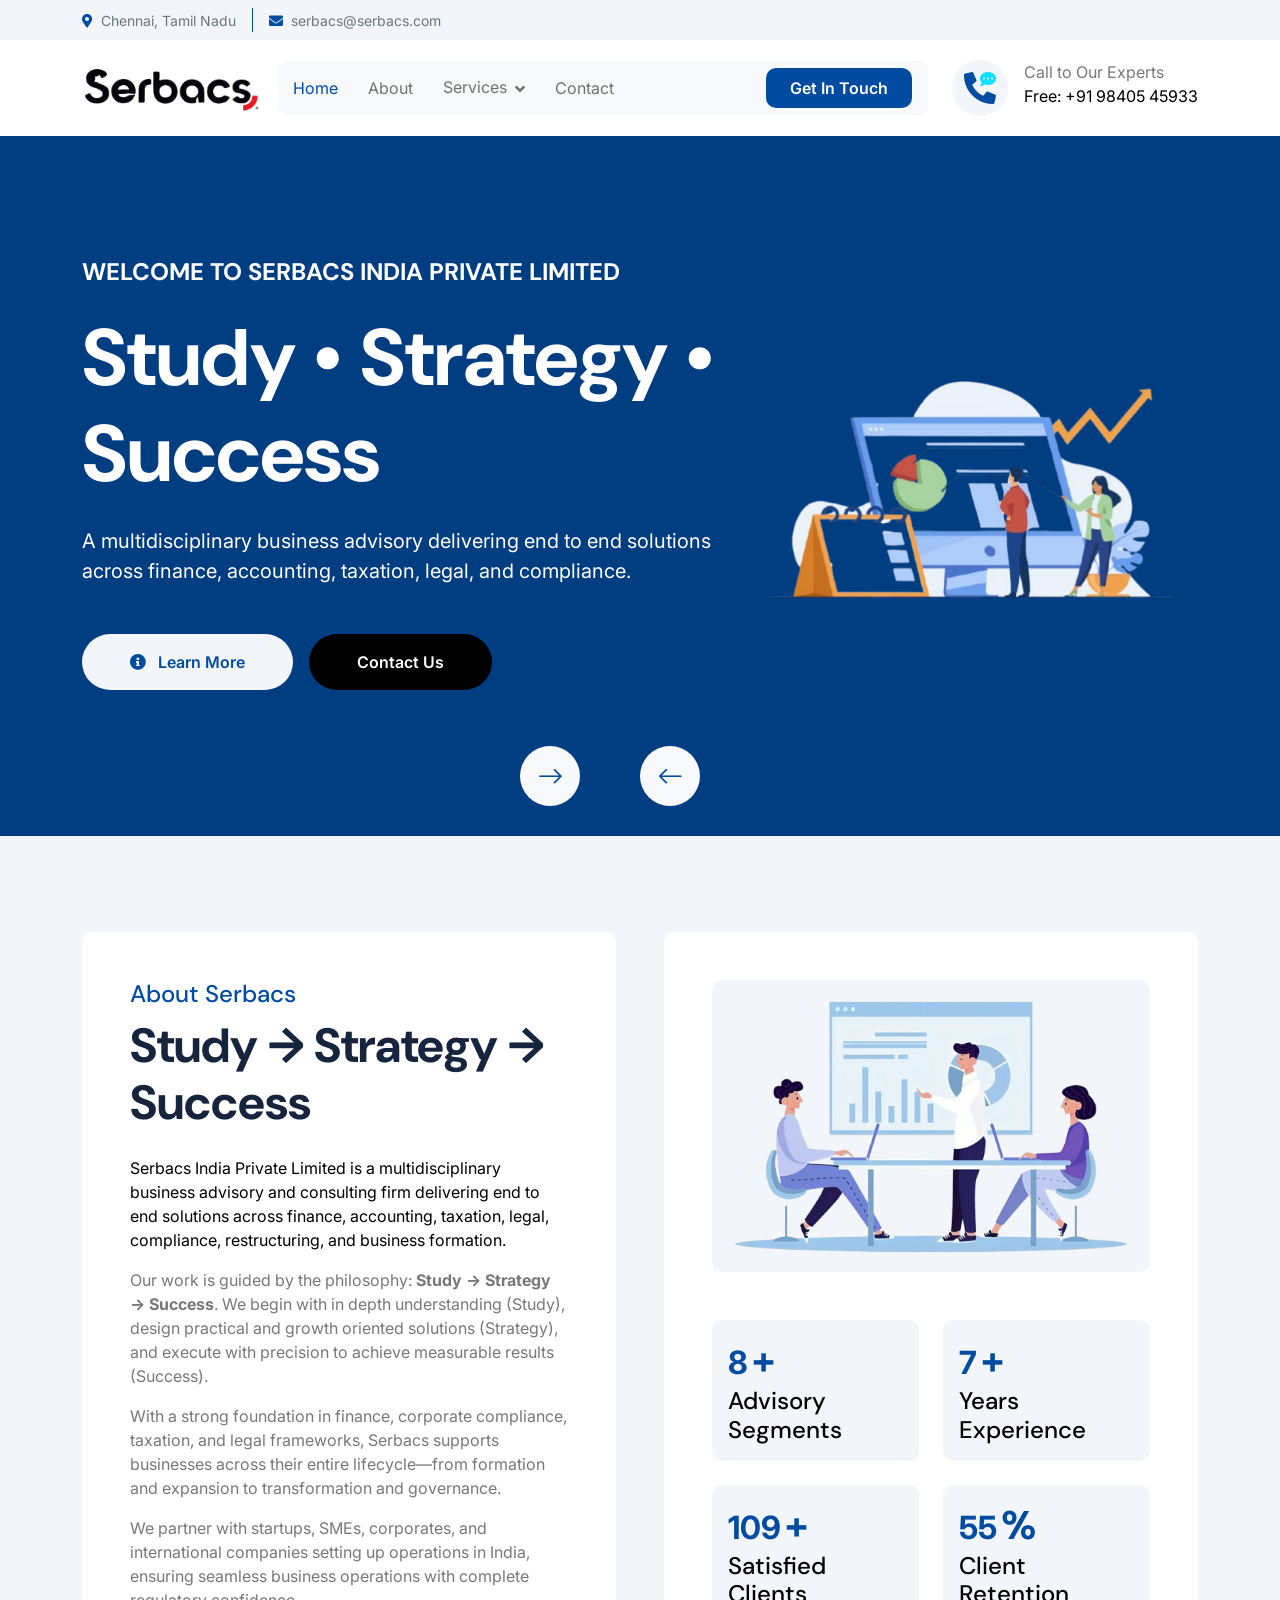
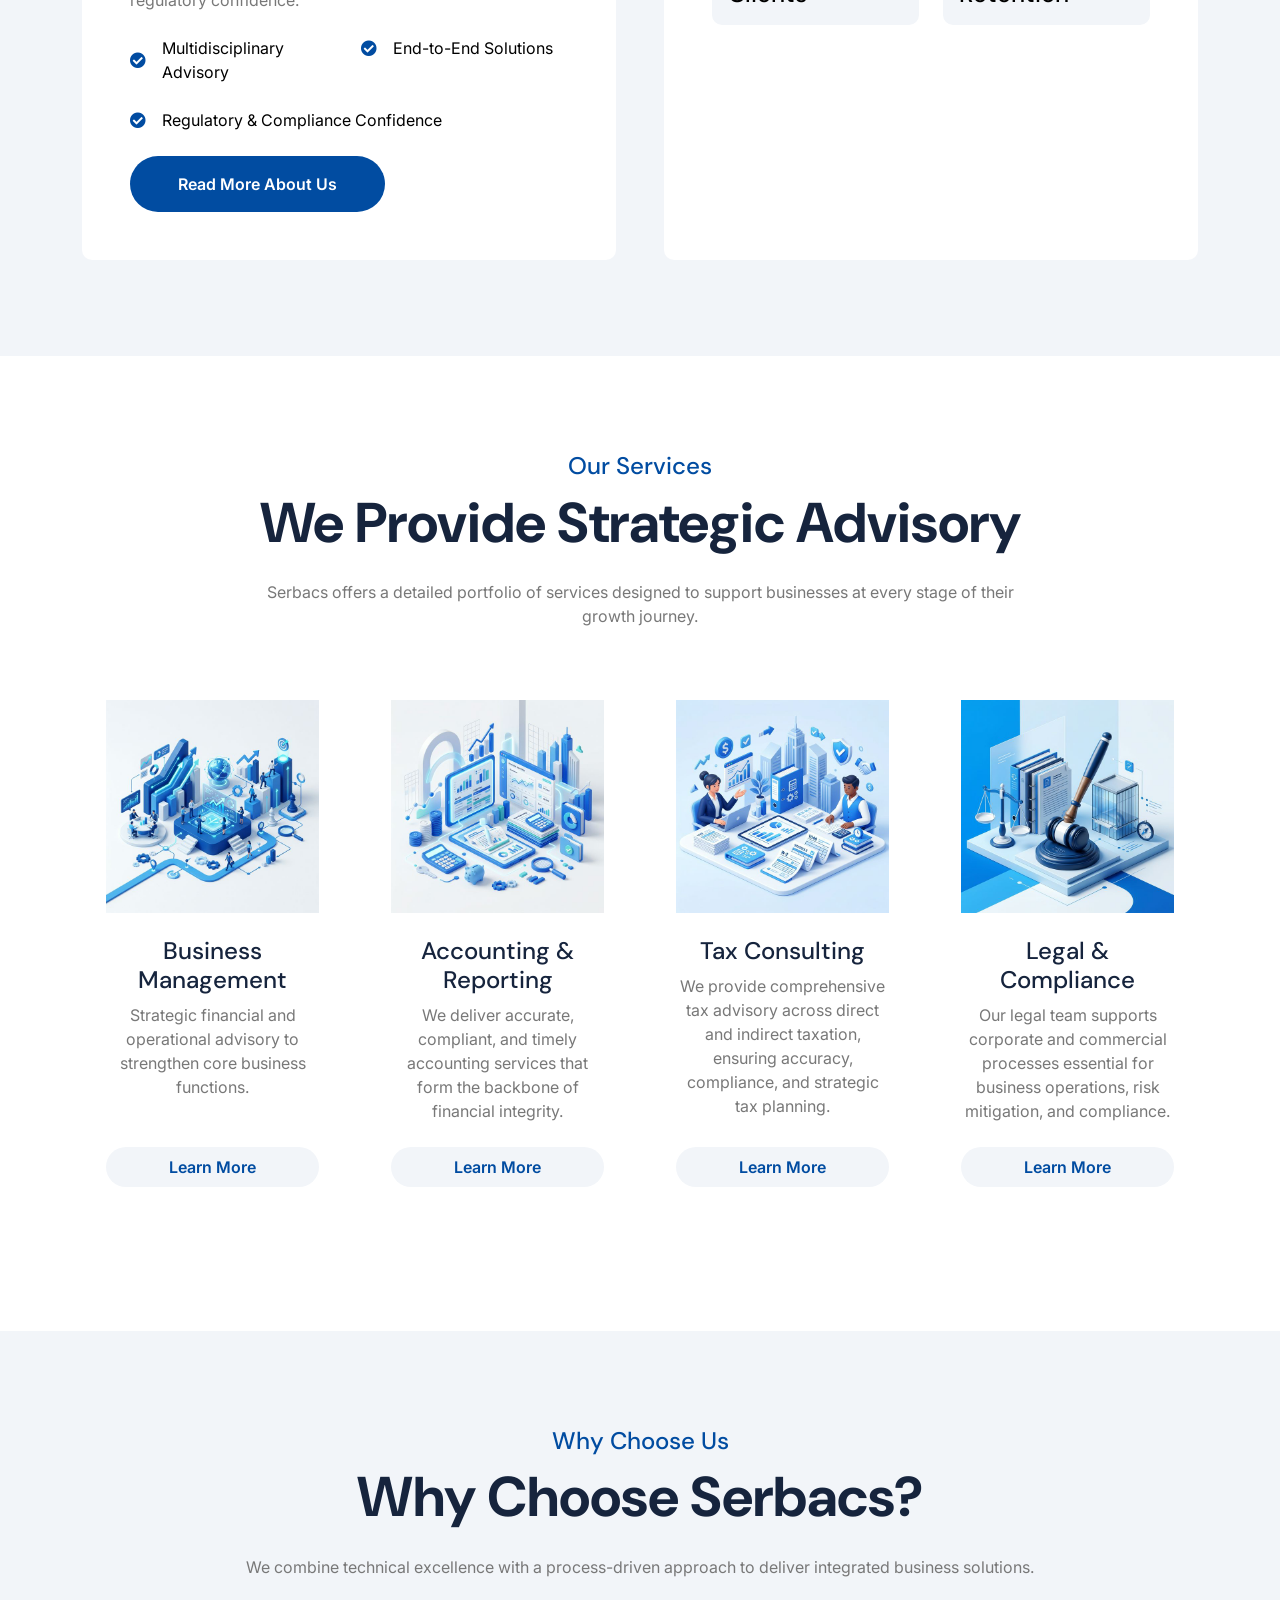
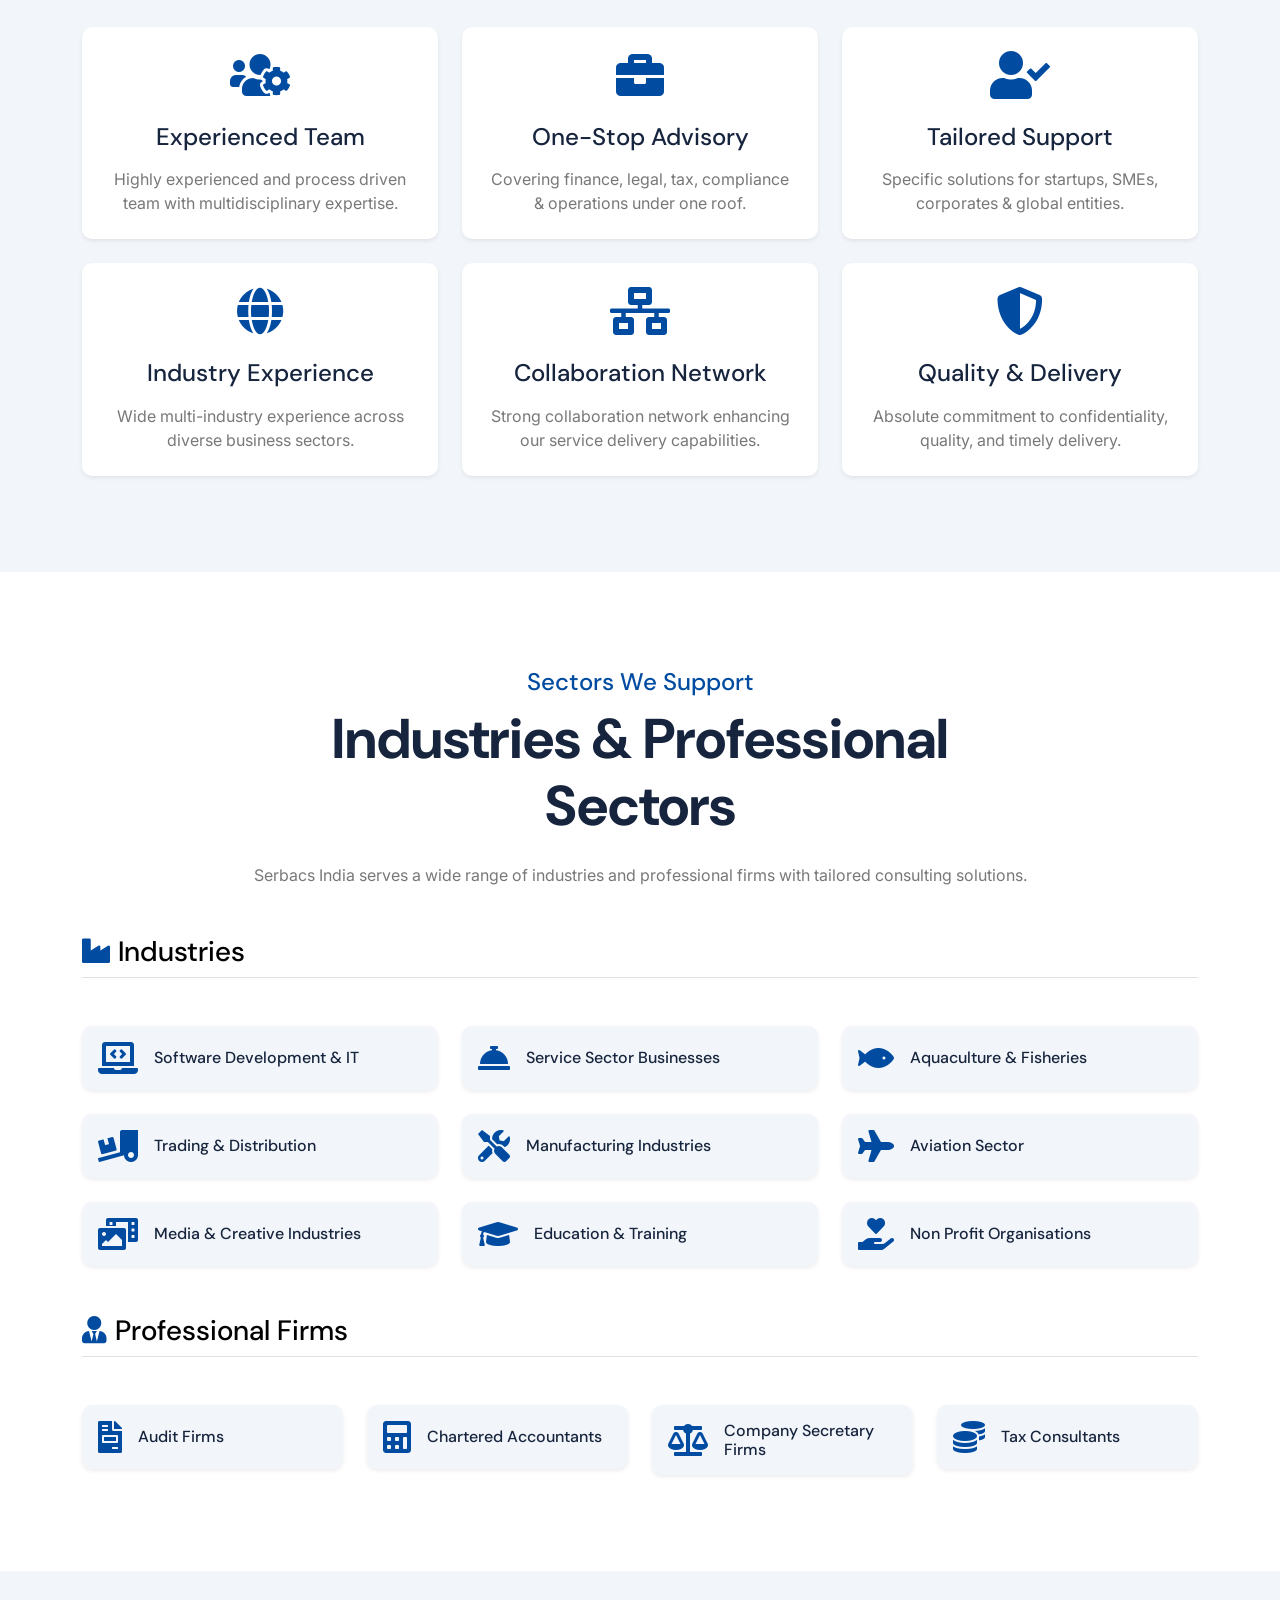
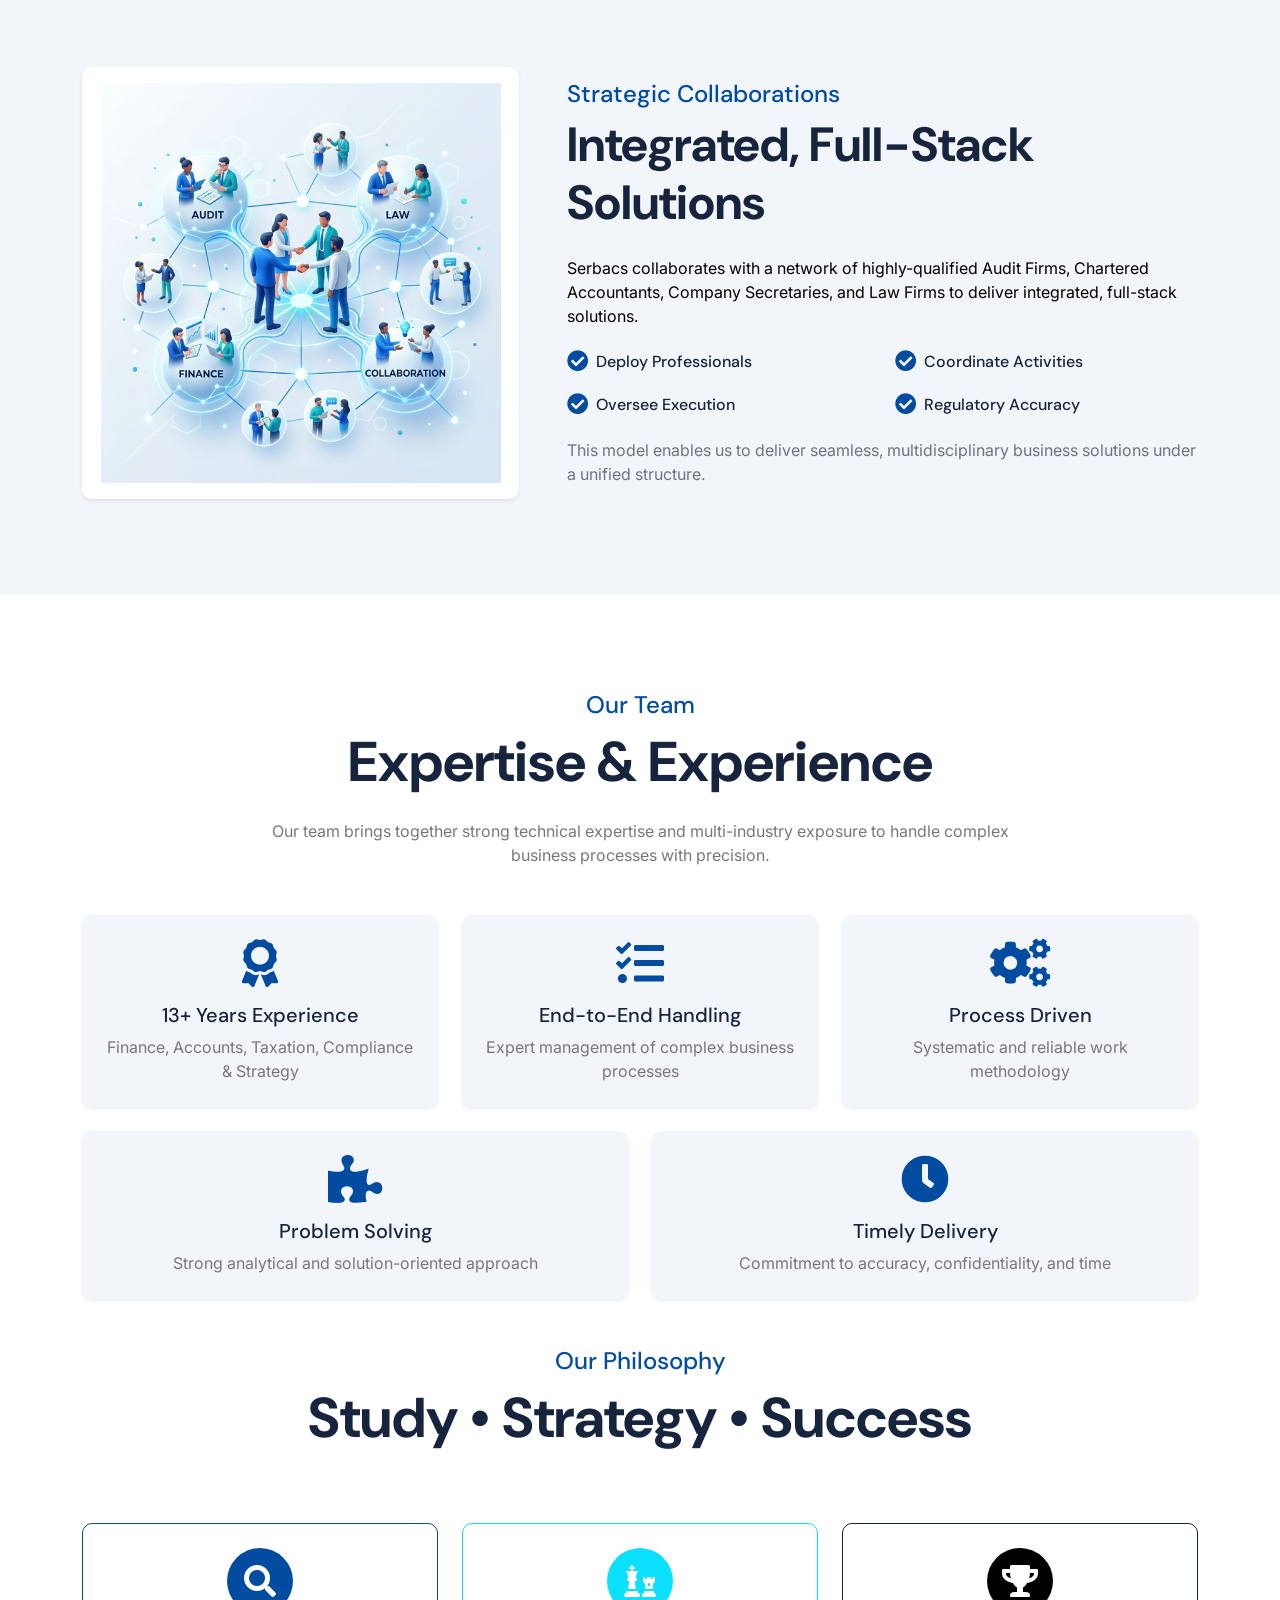
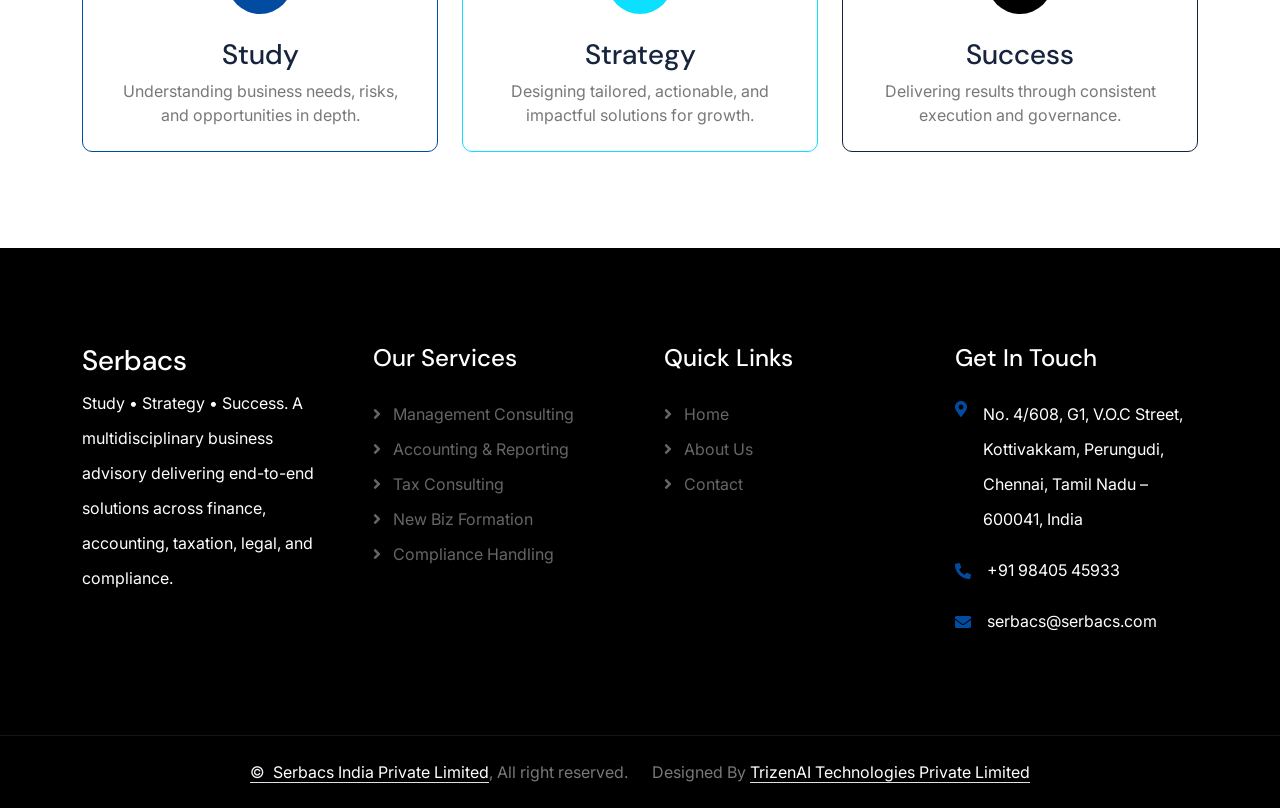
<file: index.html>
<!DOCTYPE html>
<html lang="en">

<head>
    <meta charset="utf-8">
    <title>Serbacs India Private Limited - Business Advisory & Consulting</title>
    <meta content="width=device-width, initial-scale=1.0" name="viewport">
    <meta content="" name="keywords">
    <meta content="" name="description">

    <!-- Google Web Fonts -->
    <link rel="preconnect" href="https://fonts.googleapis.com">
    <link rel="preconnect" href="https://fonts.gstatic.com" crossorigin>
    <link
        href="https://fonts.googleapis.com/css2?family=DM+Sans:ital,opsz,wght@0,9..40,100..1000;1,9..40,100..1000&family=Inter:slnt,wght@-10..0,100..900&display=swap"
        rel="stylesheet">

    <!-- Icon Font Stylesheet -->
    <link rel="stylesheet" href="https://use.fontawesome.com/releases/v5.15.4/css/all.css" />
    <link href="https://cdn.jsdelivr.net/npm/bootstrap-icons@1.4.1/font/bootstrap-icons.css" rel="stylesheet">

    <!-- Libraries Stylesheet -->
    <link rel="stylesheet" href="lib/animate/animate.min.css" />
    <link href="lib/lightbox/css/lightbox.min.css" rel="stylesheet">
    <link href="lib/owlcarousel/assets/owl.carousel.min.css" rel="stylesheet">


    <!-- Customized Bootstrap Stylesheet -->
    <link href="css/bootstrap.min.css" rel="stylesheet">

    <!-- Template Stylesheet -->
    <link href="css/style.css" rel="stylesheet">
</head>

<body>

    <!-- Spinner Start -->
    <div id="spinner"
        class="show bg-white position-fixed translate-middle w-100 vh-100 top-50 start-50 d-flex align-items-center justify-content-center">
        <div class="spinner-border text-primary" style="width: 3rem; height: 3rem;" role="status">
            <span class="sr-only">Loading...</span>
        </div>
    </div>
    <!-- Spinner End -->

    <!-- Topbar Start -->
    <div class="container-fluid topbar px-0 px-lg-4 bg-light py-2 d-none d-lg-block">
        <div class="container">
            <div class="row gx-0 align-items-center">
                <div class="col-lg-8 text-center text-lg-start mb-lg-0">
                    <div class="d-flex flex-wrap">
                        <div class="border-end border-primary pe-3">
                            <a href="contact.html" class="text-muted small"><i
                                    class="fas fa-map-marker-alt text-primary me-2"></i>Chennai, Tamil Nadu</a>
                        </div>
                        <div class="ps-3">
                            <a href="mailto:serbacs@serbacs.com" class="text-muted small"><i
                                    class="fas fa-envelope text-primary me-2"></i>serbacs@serbacs.com</a>
                        </div>
                    </div>
                </div>
                <div class="col-lg-4 text-center text-lg-end">
                    <div class="d-flex justify-content-end">
                        <!-- Social Media Icons Removed -->
                    </div>
                </div>
            </div>
        </div>
    </div>
    <!-- Topbar End -->

    <!-- Navbar & Hero Start -->
    <div class="container-fluid nav-bar px-0 px-lg-4 py-lg-0">
        <div class="container">
            <nav class="navbar navbar-expand-lg navbar-light">
                <a href="index.html" class="navbar-brand p-0">
                    <!-- <h1 class="text-primary mb-0">Serbacs</h1> -->
                    <img src="img/logo/serbacslogo.png" alt="Logo">
                </a>
                <button class="navbar-toggler" type="button" data-bs-toggle="collapse" data-bs-target="#navbarCollapse">
                    <span class="fa fa-bars"></span>
                </button>
                <div class="collapse navbar-collapse" id="navbarCollapse">
                    <div class="navbar-nav mx-0 mx-lg-auto">
                        <a href="index.html" class="nav-item nav-link active">Home</a>
                        <a href="about.html" class="nav-item nav-link ">About</a>

                        <!-- Services Dropdown -->
                        <div class="nav-item dropdown">
                            <a href="#" class="nav-link dropdown-toggle" data-bs-toggle="dropdown">Services</a>
                            <div class="dropdown-menu shadow border-0">
                                <a href="business-management-consulting.html" class="dropdown-item">Business Management Consulting</a>
                                <a href="accounting-reporting.html" class="dropdown-item">Accounting & Reporting</a>
                                <a href="banking-process.html" class="dropdown-item">Banking Process</a>
                                <a href="tax-consulting.html" class="dropdown-item">Tax Consulting</a>
                                <a href="new-business-formation.html" class="dropdown-item">New Business Formation</a>
                                <a href="subsidiary-formation.html" class="dropdown-item">Subsidiary Formation</a>
                                <a href="entity-restructuring.html" class="dropdown-item">Entity Restructuring</a>
                                <a href="legal-consulting.html" class="dropdown-item">Legal Consulting</a>
                                <a href="compliance-handling.html" class="dropdown-item">Compliance Handling</a>
                            </div>
                        </div>
                        <a href="contact.html" class="nav-item nav-link">Contact</a>
                        <div class="nav-btn px-3">
                            <a href="contact.html" class="btn btn-primary py-2 px-4 ms-3 flex-shrink-0">Get In Touch</a>
                        </div>
                    </div>
                </div>
                <div class="d-none d-xl-flex flex-shrink-0 ps-4">
                    <a href="tel:+919840545933"
                        class="btn btn-light btn-lg-square rounded-circle position-relative wow tada"
                        data-wow-delay=".9s">
                        <i class="fa fa-phone-alt fa-2x"></i>
                        <div class="position-absolute" style="top: 7px; right: 12px;">
                            <span><i class="fa fa-comment-dots text-secondary"></i></span>
                        </div>
                    </a>
                    <div class="d-flex flex-column ms-3">
                        <span>Call to Our Experts</span>
                        <a href="tel:+91 98405 45933"><span class="text-dark">Free: +91 98405 45933</span></a>
                    </div>
                </div>
            </nav>
        </div>
    </div>
    <!-- Navbar & Hero End -->


    <!-- Carousel Start -->
    <div class="header-carousel owl-carousel">
        <div class="header-carousel-item bg-primary">
            <div class="carousel-caption">
                <div class="container">
                    <div class="row g-4 align-items-center">
                        <div class="col-lg-7 animated fadeInLeft">
                            <div class="text-sm-center text-md-start">
                                <h4 class="text-white text-uppercase fw-bold mb-4">Welcome To Serbacs India Private
                                    Limited</h4>
                                <h1 class="display-1 text-white mb-4">Study • Strategy • Success</h1>
                                <p class="mb-5 fs-5">A multidisciplinary business advisory delivering end to end
                                    solutions across finance, accounting, taxation, legal, and compliance.
                                </p>
                                <div class="d-flex justify-content-center justify-content-md-start flex-shrink-0 mb-4">
                                    <a class="btn btn-light rounded-pill py-3 px-4 px-md-5 me-2" href="about.html"><i
                                            class="fas fa-info-circle me-2"></i> Learn More</a>
                                    <a class="btn btn-dark rounded-pill py-3 px-4 px-md-5 ms-2"
                                        href="contact.html">Contact Us</a>
                                </div>
                            </div>
                        </div>
                        <div class="col-lg-5 animated fadeInRight">
                            <div class="calrousel-img" style="object-fit: cover;">
                                <img src="img/carousel-1.png" class="img-fluid w-100" alt="">
                            </div>
                        </div>
                    </div>
                </div>
            </div>
        </div>
        <div class="header-carousel-item bg-primary">
            <div class="carousel-caption">
                <div class="container">
                    <div class="row gy-4 gy-lg-0 gx-0 gx-lg-5 align-items-center">
                        <div class="col-lg-5 animated fadeInLeft">
                            <div class="calrousel-img">
                                <img src="img/carousel-2.png" class="img-fluid w-100" alt="">
                            </div>
                        </div>
                        <div class="col-lg-7 animated fadeInRight">
                            <div class="text-sm-center text-md-end">
                                <h4 class="text-white text-uppercase fw-bold mb-4">Expert Business Advisory</h4>
                                <h1 class="display-1 text-white mb-4">Comprehensive Lifecycle Support</h1>
                                <p class="mb-5 fs-5">From formation and expansion to transformation and
                                    governance—ensuring seamless business operations and complete regulatory confidence.
                                </p>
                                <div class="d-flex justify-content-center justify-content-md-end flex-shrink-0 mb-4">
                                    <a class="btn btn-light rounded-pill py-3 px-4 px-md-5 me-2" href="#">Our
                                        Services</a>
                                    <a class="btn btn-dark rounded-pill py-3 px-4 px-md-5 ms-2" href="contact.html">Get
                                        In Touch</a>
                                </div>
                            </div>
                        </div>
                    </div>
                </div>
            </div>
        </div>
    </div>
    <!-- Carousel End -->

    <!-- About Start -->
    <div class="container-fluid bg-light about py-5">
        <div class="container py-5">
            <div class="row g-5">
                <div class="col-xl-6 wow fadeInLeft" data-wow-delay="0.2s">
                    <div class="about-item-content bg-white rounded p-4 p-md-5 h-100">
                        <h4 class="text-primary">About Serbacs</h4>
                        <h1 class="display-5 mb-4">Study → Strategy → Success</h1>
                        <p class="text-dark">Serbacs India Private Limited is a multidisciplinary business advisory and
                            consulting firm delivering end to end solutions across finance, accounting, taxation, legal,
                            compliance, restructuring, and business formation.</p>
                        <p>Our work is guided by the philosophy: <b>Study → Strategy → Success</b>. We begin with in
                            depth understanding (Study), design practical and growth oriented solutions (Strategy), and
                            execute with precision to achieve measurable results (Success).</p>
                        <p>With a strong foundation in finance, corporate compliance, taxation, and legal frameworks,
                            Serbacs supports businesses across their entire lifecycle—from formation and expansion to
                            transformation and governance.</p>
                        <p class="mb-4">We partner with startups, SMEs, corporates, and international companies setting
                            up operations in India, ensuring seamless business operations with complete regulatory
                            confidence.</p>

                        <div class="row g-4 mb-4">
                            <div class="col-sm-6">
                                <div class="d-flex align-items-center">
                                    <i class="fas fa-check-circle text-primary me-3"></i>
                                    <p class="text-dark mb-0">Multidisciplinary Advisory</p>
                                </div>
                            </div>
                            <div class="col-sm-6">
                                <div class="d-flex align-items-center">
                                    <i class="fas fa-check-circle text-primary me-3"></i>
                                    <p class="text-dark mb-0">End-to-End Solutions</p>
                                </div>
                            </div>
                            <div class="col-12">
                                <div class="d-flex align-items-center">
                                    <i class="fas fa-check-circle text-primary me-3"></i>
                                    <p class="text-dark mb-0">Regulatory & Compliance Confidence</p>
                                </div>
                            </div>
                        </div>

                        <a class="btn btn-primary rounded-pill py-3 px-5" href="about.html">Read More About Us</a>
                    </div>
                </div>
                <div class="col-xl-6 wow fadeInRight" data-wow-delay="0.2s">
                    <div class="bg-white rounded p-4 p-md-5 h-100">
                        <div class="row g-4 justify-content-center">
                            <div class="col-12 text-center">
                                <div class="rounded bg-light mb-4">
                                    <img src="img/about-1.png" class="img-fluid rounded w-100" alt="About Serbacs">
                                </div>
                            </div>
                            <div class="col-sm-6">
                                <div class="counter-item bg-light rounded p-3 h-100">
                                    <div class="counter-counting">
                                        <span class="text-primary fs-2 fw-bold" data-toggle="counter-up">15</span>
                                        <span class="h1 fw-bold text-primary">+</span>
                                    </div>
                                    <h4 class="mb-0 text-dark">Advisory Segments</h4>
                                </div>
                            </div>
                            <div class="col-sm-6">
                                <div class="counter-item bg-light rounded p-3 h-100">
                                    <div class="counter-counting">
                                        <span class="text-primary fs-2 fw-bold" data-toggle="counter-up">13</span>
                                        <span class="h1 fw-bold text-primary">+</span>
                                    </div>
                                    <h4 class="mb-0 text-dark">Years Experience</h4>
                                </div>
                            </div>
                            <div class="col-sm-6">
                                <div class="counter-item bg-light rounded p-3 h-100">
                                    <div class="counter-counting">
                                        <span class="text-primary fs-2 fw-bold" data-toggle="counter-up">200</span>
                                        <span class="h1 fw-bold text-primary">+</span>
                                    </div>
                                    <h4 class="mb-0 text-dark">Satisfied Clients</h4>
                                </div>
                            </div>
                            <div class="col-sm-6">
                                <div class="counter-item bg-light rounded p-3 h-100">
                                    <div class="counter-counting">
                                        <span class="text-primary fs-2 fw-bold" data-toggle="counter-up">100</span>
                                        <span class="h1 fw-bold text-primary">%</span>
                                    </div>
                                    <h4 class="mb-0 text-dark">Client Retention</h4>
                                </div>
                            </div>
                        </div>
                    </div>
                </div>
            </div>
        </div>
    </div>
    <!-- About End -->

    <!-- Service Start -->
    <div class="container-fluid service py-5">
        <div class="container py-5">
            <div class="text-center mx-auto pb-5 wow fadeInUp" data-wow-delay="0.2s" style="max-width: 800px;">
                <h4 class="text-primary">Our Services</h4>
                <h1 class="display-4 mb-4">We Provide Strategic Advisory</h1>
                <p class="mb-0">Serbacs offers a detailed portfolio of services designed to support businesses at every
                    stage of their growth journey.</p>
            </div>
            <div class="row g-4 justify-content-center">
                <div class="col-md-6 col-lg-4 col-xl-3 wow fadeInUp" data-wow-delay="0.1s">
                    <div class="service-item rounded p-4 text-center d-flex flex-column h-100">
                        <div class="service-icon mb-4">
                            <img src="img/service-management.png" class="img-fluid" alt="Business Management">
                        </div>
                        <h4>Business Management</h4>
                        <p class="mb-4">Strategic financial and operational advisory to strengthen core business
                            functions.</p>
                        <a class="btn btn-light rounded-pill py-2 px-4 mt-auto"
                            href="business-management-consulting.html">Learn More</a>
                    </div>
                </div>
                <div class="col-md-6 col-lg-4 col-xl-3 wow fadeInUp" data-wow-delay="0.3s">
                    <div class="service-item rounded p-4 text-center d-flex flex-column h-100">
                        <div class="service-icon mb-4">
                            <img src="img/service-accounting.png" class="img-fluid" alt="Accounting & Reporting">
                        </div>
                        <h4>Accounting & Reporting</h4>
                        <p class="mb-4">We deliver accurate, compliant, and timely accounting services that form the
                            backbone of financial integrity. </p>
                        <a class="btn btn-light rounded-pill py-2 px-4 mt-auto" href="accounting-reporting.html">Learn
                            More</a>
                    </div>
                </div>
                <div class="col-md-6 col-lg-4 col-xl-3 wow fadeInUp" data-wow-delay="0.5s">
                    <div class="service-item rounded p-4 text-center d-flex flex-column h-100">
                        <div class="service-icon mb-4">
                            <img src="img/service-tax.png" class="img-fluid" alt="Tax Consulting">
                        </div>
                        <h4>Tax Consulting</h4>
                        <p class="mb-4">We provide comprehensive tax advisory across direct and indirect taxation,
                            ensuring accuracy, compliance, and strategic tax planning.</p>
                        <a class="btn btn-light rounded-pill py-2 px-4 mt-auto" href="tax-consulting.html">Learn
                            More</a>
                    </div>
                </div>
                <div class="col-md-6 col-lg-4 col-xl-3 wow fadeInUp" data-wow-delay="0.7s">
                    <div class="service-item rounded p-4 text-center d-flex flex-column h-100">
                        <div class="service-icon mb-4">
                            <img src="img/service-legal.png" class="img-fluid" alt="Legal & Compliance">
                        </div>
                        <h4>Legal & Compliance</h4>
                        <p class="mb-4">Our legal team supports corporate and commercial processes essential for
                            business operations, risk mitigation, and compliance.</p>
                        <a class="btn btn-light rounded-pill py-2 px-4 mt-auto" href="legal-consulting.html">Learn
                            More</a>
                    </div>
                </div>
                <div class="col-12 text-center wow fadeInUp" data-wow-delay="0.2s">
                    <!-- View All Services button removed -->
                </div>
            </div>
        </div>
    </div>
    <!-- Service End -->
    <!-- Service End -->

    <!-- Why Choose Us Start -->
    <div class="container-fluid why-choose-us bg-light py-5">
        <div class="container py-5">
            <div class="text-center mx-auto pb-5 wow fadeInUp" data-wow-delay="0.2s" style="max-width: 800px;">
                <h4 class="text-primary">Why Choose Us</h4>
                <h1 class="display-4 mb-4">Why Choose Serbacs?</h1>
                <p class="mb-0">We combine technical excellence with a process-driven approach to deliver integrated
                    business solutions.
                </p>
            </div>
            <div class="row g-4 justify-content-center">
                <div class="col-md-6 col-lg-4 wow fadeInUp" data-wow-delay="0.2s">
                    <div class="service-item bg-white rounded p-4 h-100 shadow-sm text-center">
                        <i class="fas fa-users-cog fa-3x text-primary mb-4"></i>
                        <h4 class="mb-3">Experienced Team</h4>
                        <p class="mb-0">Highly experienced and process driven team with multidisciplinary expertise.</p>
                    </div>
                </div>
                <div class="col-md-6 col-lg-4 wow fadeInUp" data-wow-delay="0.4s">
                    <div class="service-item bg-white rounded p-4 h-100 shadow-sm text-center">
                        <i class="fas fa-briefcase fa-3x text-primary mb-4"></i>
                        <h4 class="mb-3">One-Stop Advisory</h4>
                        <p class="mb-0">Covering finance, legal, tax, compliance & operations under one roof.</p>
                    </div>
                </div>
                <div class="col-md-6 col-lg-4 wow fadeInUp" data-wow-delay="0.6s">
                    <div class="service-item bg-white rounded p-4 h-100 shadow-sm text-center">
                        <i class="fas fa-user-check fa-3x text-primary mb-4"></i>
                        <h4 class="mb-3">Tailored Support</h4>
                        <p class="mb-0">Specific solutions for startups, SMEs, corporates & global entities.</p>
                    </div>
                </div>
                <div class="col-md-6 col-lg-4 wow fadeInUp" data-wow-delay="0.8s">
                    <div class="service-item bg-white rounded p-4 h-100 shadow-sm text-center">
                        <i class="fas fa-globe fa-3x text-primary mb-4"></i>
                        <h4 class="mb-3">Industry Experience</h4>
                        <p class="mb-0">Wide multi-industry experience across diverse business sectors.</p>
                    </div>
                </div>
                <div class="col-md-6 col-lg-4 wow fadeInUp" data-wow-delay="1.0s">
                    <div class="service-item bg-white rounded p-4 h-100 shadow-sm text-center">
                        <i class="fas fa-network-wired fa-3x text-primary mb-4"></i>
                        <h4 class="mb-3">Collaboration Network</h4>
                        <p class="mb-0">Strong collaboration network enhancing our service delivery capabilities.</p>
                    </div>
                </div>
                <div class="col-md-6 col-lg-4 wow fadeInUp" data-wow-delay="1.2s">
                    <div class="service-item bg-white rounded p-4 h-100 shadow-sm text-center">
                        <i class="fas fa-shield-alt fa-3x text-primary mb-4"></i>
                        <h4 class="mb-3">Quality & Delivery</h4>
                        <p class="mb-0">Absolute commitment to confidentiality, quality, and timely delivery.</p>
                    </div>
                </div>
            </div>
        </div>
    </div>
    <!-- Why Choose Us End -->

    <!-- Industries Start -->
    <div class="container-fluid industries py-5">
        <div class="container py-5">
            <div class="text-center mx-auto pb-5 wow fadeInUp" data-wow-delay="0.2s" style="max-width: 800px;">
                <h4 class="text-primary">Sectors We Support</h4>
                <h1 class="display-4 mb-4">Industries & Professional Sectors</h1>
                <p class="mb-0">Serbacs India serves a wide range of industries and professional firms with tailored
                    consulting solutions.
                </p>
            </div>

            <!-- Industries Grid -->
            <div class="row g-4 mb-5">
                <div class="col-12">
                    <h3 class="text-dark mb-4 border-bottom pb-2"><i
                            class="fas fa-industry text-primary me-2"></i>Industries</h3>
                </div>
                <div class="col-md-6 col-lg-4 wow fadeInUp" data-wow-delay="0.1s">
                    <div class="bg-light rounded p-3 d-flex align-items-center shadow-sm">
                        <i class="fas fa-laptop-code fa-2x text-primary me-3"></i>
                        <h6 class="mb-0">Software Development & IT</h6>
                    </div>
                </div>
                <div class="col-md-6 col-lg-4 wow fadeInUp" data-wow-delay="0.2s">
                    <div class="bg-light rounded p-3 d-flex align-items-center shadow-sm">
                        <i class="fas fa-concierge-bell fa-2x text-primary me-3"></i>
                        <h6 class="mb-0">Service Sector Businesses</h6>
                    </div>
                </div>
                <div class="col-md-6 col-lg-4 wow fadeInUp" data-wow-delay="0.3s">
                    <div class="bg-light rounded p-3 d-flex align-items-center shadow-sm">
                        <i class="fas fa-fish fa-2x text-primary me-3"></i>
                        <h6 class="mb-0">Aquaculture & Fisheries</h6>
                    </div>
                </div>
                <div class="col-md-6 col-lg-4 wow fadeInUp" data-wow-delay="0.4s">
                    <div class="bg-light rounded p-3 d-flex align-items-center shadow-sm">
                        <i class="fas fa-truck-loading fa-2x text-primary me-3"></i>
                        <h6 class="mb-0">Trading & Distribution</h6>
                    </div>
                </div>
                <div class="col-md-6 col-lg-4 wow fadeInUp" data-wow-delay="0.5s">
                    <div class="bg-light rounded p-3 d-flex align-items-center shadow-sm">
                        <i class="fas fa-tools fa-2x text-primary me-3"></i>
                        <h6 class="mb-0">Manufacturing Industries</h6>
                    </div>
                </div>
                <div class="col-md-6 col-lg-4 wow fadeInUp" data-wow-delay="0.6s">
                    <div class="bg-light rounded p-3 d-flex align-items-center shadow-sm">
                        <i class="fas fa-plane fa-2x text-primary me-3"></i>
                        <h6 class="mb-0">Aviation Sector</h6>
                    </div>
                </div>
                <div class="col-md-6 col-lg-4 wow fadeInUp" data-wow-delay="0.7s">
                    <div class="bg-light rounded p-3 d-flex align-items-center shadow-sm">
                        <i class="fas fa-photo-video fa-2x text-primary me-3"></i>
                        <h6 class="mb-0">Media & Creative Industries</h6>
                    </div>
                </div>
                <div class="col-md-6 col-lg-4 wow fadeInUp" data-wow-delay="0.8s">
                    <div class="bg-light rounded p-3 d-flex align-items-center shadow-sm">
                        <i class="fas fa-graduation-cap fa-2x text-primary me-3"></i>
                        <h6 class="mb-0">Education & Training</h6>
                    </div>
                </div>
                <div class="col-md-6 col-lg-4 wow fadeInUp" data-wow-delay="0.9s">
                    <div class="bg-light rounded p-3 d-flex align-items-center shadow-sm">
                        <i class="fas fa-hand-holding-heart fa-2x text-primary me-3"></i>
                        <h6 class="mb-0">Non Profit Organisations</h6>
                    </div>
                </div>
            </div>

            <!-- Professional Firms Grid -->
            <div class="row g-4">
                <div class="col-12">
                    <h3 class="text-dark mb-4 border-bottom pb-2"><i
                            class="fas fa-user-tie text-primary me-2"></i>Professional Firms</h3>
                </div>
                <div class="col-md-6 col-lg-3 wow fadeInUp" data-wow-delay="0.1s">
                    <div class="bg-light rounded p-3 d-flex align-items-center shadow-sm">
                        <i class="fas fa-file-invoice fa-2x text-primary me-3"></i>
                        <h6 class="mb-0">Audit Firms</h6>
                    </div>
                </div>
                <div class="col-md-6 col-lg-3 wow fadeInUp" data-wow-delay="0.2s">
                    <div class="bg-light rounded p-3 d-flex align-items-center shadow-sm">
                        <i class="fas fa-calculator fa-2x text-primary me-3"></i>
                        <h6 class="mb-0">Chartered Accountants</h6>
                    </div>
                </div>
                <div class="col-md-6 col-lg-3 wow fadeInUp" data-wow-delay="0.3s">
                    <div class="bg-light rounded p-3 d-flex align-items-center shadow-sm">
                        <i class="fas fa-balance-scale fa-2x text-primary me-3"></i>
                        <h6 class="mb-0">Company Secretary Firms</h6>
                    </div>
                </div>
                <div class="col-md-6 col-lg-3 wow fadeInUp" data-wow-delay="0.4s">
                    <div class="bg-light rounded p-3 d-flex align-items-center shadow-sm">
                        <i class="fas fa-coins fa-2x text-primary me-3"></i>
                        <h6 class="mb-0">Tax Consultants</h6>
                    </div>
                </div>
            </div>
        </div>
    </div>
    <!-- Industries End -->

    <!-- Strategic Collaborations Start -->
    <div class="container-fluid collaborations py-5 bg-light">
        <div class="container py-5">
            <div class="row g-5 align-items-center">
                <div class="col-lg-5 wow fadeInLeft" data-wow-delay="0.2s">
                    <div class="rounded overflow-hidden shadow-sm bg-white p-3">
                        <img src="img/strategic-collaboration.png" class="img-fluid w-100"
                            style="max-height: 400px; object-fit: contain;" alt="Strategic Collaborations">
                    </div>
                </div>
                <div class="col-lg-7 wow fadeInRight" data-wow-delay="0.4s">
                    <h4 class="text-primary">Strategic Collaborations</h4>
                    <h1 class="display-5 mb-4">Integrated, Full-Stack Solutions</h1>
                    <p class="mb-4 text-dark">Serbacs collaborates with a network of highly-qualified Audit Firms,
                        Chartered Accountants, Company Secretaries, and Law Firms to deliver integrated, full-stack
                        solutions.</p>
                    <div class="row g-4">
                        <div class="col-sm-6 d-flex align-items-center">
                            <i class="fas fa-check-circle text-primary me-2 fa-lg"></i>
                            <h6 class="mb-0">Deploy Professionals</h6>
                        </div>
                        <div class="col-sm-6 d-flex align-items-center">
                            <i class="fas fa-check-circle text-primary me-2 fa-lg"></i>
                            <h6 class="mb-0">Coordinate Activities</h6>
                        </div>
                        <div class="col-sm-6 d-flex align-items-center">
                            <i class="fas fa-check-circle text-primary me-2 fa-lg"></i>
                            <h6 class="mb-0">Oversee Execution</h6>
                        </div>
                        <div class="col-sm-6 d-flex align-items-center">
                            <i class="fas fa-check-circle text-primary me-2 fa-lg"></i>
                            <h6 class="mb-0">Regulatory Accuracy</h6>
                        </div>
                    </div>
                    <p class="mt-4 mb-0 text-muted italic">This model enables us to deliver seamless, multidisciplinary
                        business solutions under a unified structure.</p>
                </div>
            </div>
        </div>
    </div>
    <!-- Strategic Collaborations End -->

    <!-- Our Team & Philosophy Start -->
    <div class="container-fluid team-philosophy py-5">
        <div class="container py-5">
            <div class="text-center mx-auto pb-5 wow fadeInUp" data-wow-delay="0.2s" style="max-width: 800px;">
                <h4 class="text-primary">Our Team</h4>
                <h1 class="display-4 mb-4">Expertise & Experience</h1>
                <p class="mb-0">Our team brings together strong technical expertise and multi-industry exposure to
                    handle complex business processes with precision.
                </p>
            </div>

            <div class="row g-4 mb-5">
                <div class="col-lg-12">
                    <div class="row g-4 justify-content-center">
                        <div class="col-md-6 col-lg-4 wow fadeInUp" data-wow-delay="0.1s">
                            <div class="p-4 bg-light rounded shadow-sm text-center h-100">
                                <i class="fas fa-award fa-3x text-primary mb-3"></i>
                                <h5>13+ Years Experience</h5>
                                <p class="mb-0">Finance, Accounts, Taxation, Compliance & Strategy</p>
                            </div>
                        </div>
                        <div class="col-md-6 col-lg-4 wow fadeInUp" data-wow-delay="0.2s">
                            <div class="p-4 bg-light rounded shadow-sm text-center h-100">
                                <i class="fas fa-tasks fa-3x text-primary mb-3"></i>
                                <h5>End-to-End Handling</h5>
                                <p class="mb-0">Expert management of complex business processes</p>
                            </div>
                        </div>
                        <div class="col-md-6 col-lg-4 wow fadeInUp" data-wow-delay="0.3s">
                            <div class="p-4 bg-light rounded shadow-sm text-center h-100">
                                <i class="fas fa-cogs fa-3x text-primary mb-3"></i>
                                <h5>Process Driven</h5>
                                <p class="mb-0">Systematic and reliable work methodology</p>
                            </div>
                        </div>
                        <div class="col-md-6 col-lg-6 wow fadeInUp" data-wow-delay="0.4s">
                            <div class="p-4 bg-light rounded shadow-sm text-center h-100">
                                <i class="fas fa-puzzle-piece fa-3x text-primary mb-3"></i>
                                <h5>Problem Solving</h5>
                                <p class="mb-0">Strong analytical and solution-oriented approach</p>
                            </div>
                        </div>
                        <div class="col-md-6 col-lg-6 wow fadeInUp" data-wow-delay="0.5s">
                            <div class="p-4 bg-light rounded shadow-sm text-center h-100">
                                <i class="fas fa-clock fa-3x text-primary mb-3"></i>
                                <h5>Timely Delivery</h5>
                                <p class="mb-0">Commitment to accuracy, confidentiality, and time</p>
                            </div>
                        </div>
                    </div>
                </div>
            </div>

            <div class="text-center mx-auto pb-5 wow fadeInUp" data-wow-delay="0.2s" style="max-width: 800px;">
                <h4 class="text-primary">Our Philosophy</h4>
                <h1 class="display-4 mb-4">Study • Strategy • Success</h1>
            </div>

            <div class="row g-4 justify-content-center">
                <div class="col-md-6 col-lg-4 wow fadeInUp" data-wow-delay="0.1s">
                    <div class="p-4 border border-primary rounded text-center h-100">
                        <div class="btn-xl-square bg-primary text-white rounded-circle mx-auto mb-4">
                            <i class="fas fa-search fa-2x"></i>
                        </div>
                        <h3>Study</h3>
                        <p class="mb-0">Understanding business needs, risks, and opportunities in depth.</p>
                    </div>
                </div>
                <div class="col-md-6 col-lg-4 wow fadeInUp" data-wow-delay="0.2s">
                    <div class="p-4 border border-secondary rounded text-center h-100">
                        <div class="btn-xl-square bg-secondary text-white rounded-circle mx-auto mb-4">
                            <i class="fas fa-chess fa-2x"></i>
                        </div>
                        <h3>Strategy</h3>
                        <p class="mb-0">Designing tailored, actionable, and impactful solutions for growth.</p>
                    </div>
                </div>
                <div class="col-md-6 col-lg-4 wow fadeInUp" data-wow-delay="0.3s">
                    <div class="p-4 border border-dark rounded text-center h-100">
                        <div class="btn-xl-square bg-dark text-white rounded-circle mx-auto mb-4">
                            <i class="fas fa-trophy fa-2x"></i>
                        </div>
                        <h3>Success</h3>
                        <p class="mb-0">Delivering results through consistent execution and governance.</p>
                    </div>
                </div>
            </div>
        </div>
    </div>
    <!-- Our Team & Philosophy End -->


    <!-- Footer Start -->
    <div class="container-fluid footer py-5 wow fadeIn" data-wow-delay="0.2s">
        <div class="container py-5">
            <div class="row g-5">
                <!-- Column 1: Company -->
                <div class="col-md-6 col-lg-6 col-xl-3">
                    <div class="footer-item">
                        <a href="index.html" class="p-0">
                            <h3 class="text-white">Serbacs</h3>
                        </a>
                        <p class="text-white mb-4">Study • Strategy • Success. A multidisciplinary business advisory
                            delivering end-to-end solutions across finance, accounting, taxation, legal, and compliance.
                        </p>
                        <!-- Social Media Icons Removed -->
                    </div>
                </div>
                <!-- Column 2: Services -->
                <div class="col-md-6 col-lg-6 col-xl-3">
                    <div class="footer-item">
                        <h4 class="text-white mb-4">Our Services</h4>
                        <a href="business-management-consulting.html"><i class="fas fa-angle-right me-2"></i> Management
                            Consulting</a>
                        <a href="accounting-reporting.html"><i class="fas fa-angle-right me-2"></i> Accounting &
                            Reporting</a>
                        <a href="tax-consulting.html"><i class="fas fa-angle-right me-2"></i> Tax Consulting</a>
                        <a href="new-business-formation.html"><i class="fas fa-angle-right me-2"></i> New Biz
                            Formation</a>
                        <a href="compliance-handling.html"><i class="fas fa-angle-right me-2"></i> Compliance
                            Handling</a>
                    </div>
                </div>
                <!-- Column 3: Quick Links -->
                <div class="col-md-6 col-lg-6 col-xl-3">
                    <div class="footer-item">
                        <h4 class="text-white mb-4">Quick Links</h4>
                        <a href="index.html"><i class="fas fa-angle-right me-2"></i> Home</a>
                        <a href="about.html"><i class="fas fa-angle-right me-2"></i> About Us</a>

                        <a href="contact.html"><i class="fas fa-angle-right me-2"></i> Contact</a>
                    </div>
                </div>
                <!-- Column 4: Get in Touch -->
                <div class="col-md-6 col-lg-6 col-xl-3">
                    <div class="footer-item">
                        <h4 class="text-white mb-4">Get In Touch</h4>
                        <div class="d-flex align-items-start mb-3">
                            <i class="fas fa-map-marker-alt text-primary me-3 mt-1"></i>
                            <p class="text-white mb-0">No. 4/608, G1, V.O.C Street, Kottivakkam, Perungudi, Chennai,
                                Tamil Nadu – 600041, India</p>
                        </div>
                        <div class="d-flex align-items-center mb-3">
                            <i class="fa fa-phone-alt text-primary me-3"></i>
                            <p class="text-white mb-0">+91 98405 45933</p>
                        </div>
                        <div class="d-flex align-items-center">
                            <i class="fas fa-envelope text-primary me-3"></i>
                            <p class="text-white mb-0">serbacs@serbacs.com</p>
                        </div>
                    </div>
                </div>
            </div>
        </div>
    </div>
    <!-- Footer End -->

    <!-- footer-bottom Start -->
    <div class="container-fluid footer-bottom py-4">
        <div class="container">
            <div class="row g-4 align-items-center">
                <div class="col-md-6 text-center text-md-end mb-md-0">
                    <span class="text-body"><a href="index.html" class="border-bottom text-white"><span
                                class="text-light me-2">&copy;</span>Serbacs India Private Limited</a>, All right
                        reserved.</span>
                </div>
                <div class="col-md-6 text-center text-md-start text-body">
                    Designed By <a class="border-bottom text-white" href="https://www.trizen-ai.com/">TrizenAI
                        Technologies Private Limited</a>
                </div>
            </div>
        </div>
    </div>
    <!-- footer-bottom End -->


    <!-- Back to Top -->
    <a href="#" class="btn btn-primary btn-lg-square rounded-circle back-to-top"><i class="fa fa-arrow-up"></i></a>

    <!-- JavaScript Libraries -->
    <script src="https://ajax.googleapis.com/ajax/libs/jquery/3.6.4/jquery.min.js"></script>
    <script src="https://cdn.jsdelivr.net/npm/bootstrap@5.0.0/dist/js/bootstrap.bundle.min.js"></script>
    <script src="lib/wow/wow.min.js"></script>
    <script src="lib/easing/easing.min.js"></script>
    <script src="lib/waypoints/waypoints.min.js"></script>
    <script src="lib/counterup/counterup.min.js"></script>
    <script src="lib/lightbox/js/lightbox.min.js"></script>
    <script src="lib/owlcarousel/owl.carousel.min.js"></script>


    <!-- Template Javascript -->
    <script src="js/main.js"></script>
</body>

</html>
</file>
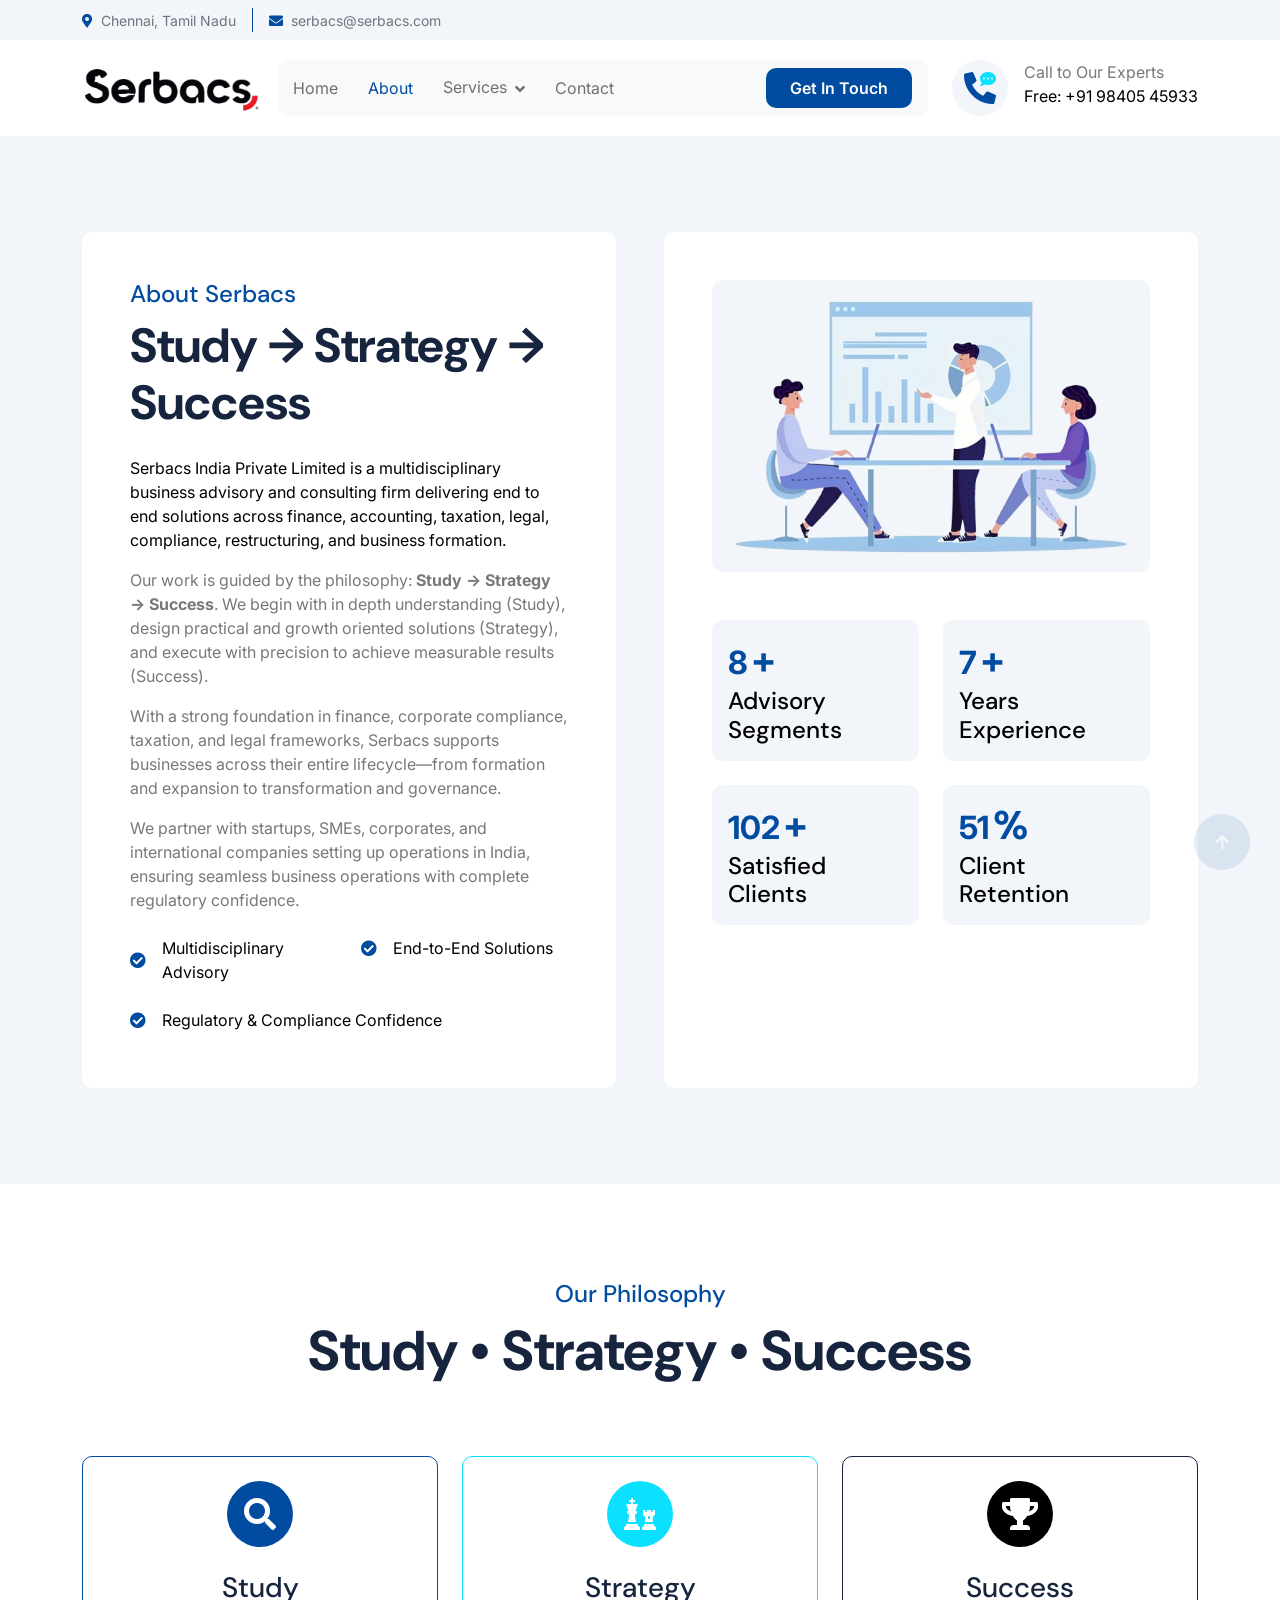
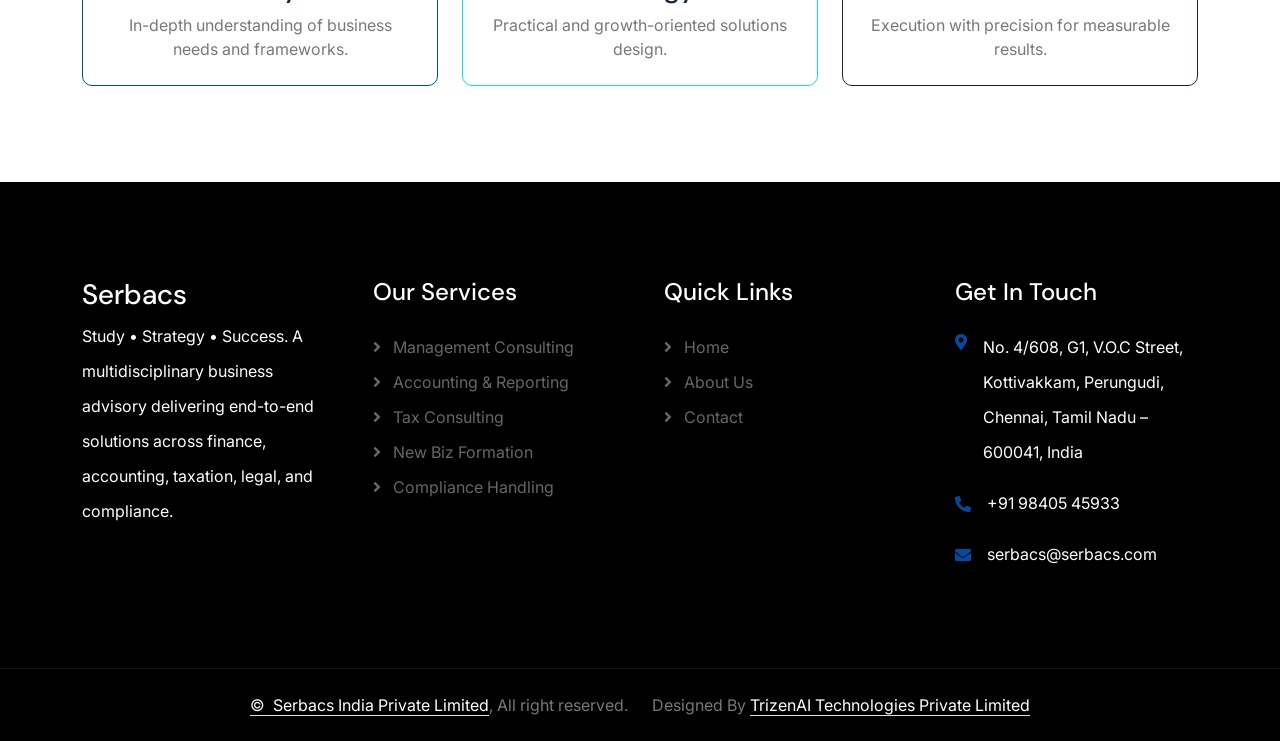
<file: about.html>
<!DOCTYPE html>
<html lang="en">

<head>
    <meta charset="utf-8">
    <title>Serbacs India Private Limited - Business Advisory & Consulting</title>
    <meta content="width=device-width, initial-scale=1.0" name="viewport">
    <meta content="" name="keywords">
    <meta content="" name="description">

    <!-- Google Web Fonts -->
    <link rel="preconnect" href="https://fonts.googleapis.com">
    <link rel="preconnect" href="https://fonts.gstatic.com" crossorigin>
    <link
        href="https://fonts.googleapis.com/css2?family=DM+Sans:ital,opsz,wght@0,9..40,100..1000;1,9..40,100..1000&family=Inter:slnt,wght@-10..0,100..900&display=swap"
        rel="stylesheet">

    <!-- Icon Font Stylesheet -->
    <link rel="stylesheet" href="https://use.fontawesome.com/releases/v5.15.4/css/all.css" />
    <link href="https://cdn.jsdelivr.net/npm/bootstrap-icons@1.4.1/font/bootstrap-icons.css" rel="stylesheet">

    <!-- Libraries Stylesheet -->
    <link rel="stylesheet" href="lib/animate/animate.min.css" />
    <link href="lib/lightbox/css/lightbox.min.css" rel="stylesheet">
    <link href="lib/owlcarousel/assets/owl.carousel.min.css" rel="stylesheet">


    <!-- Customized Bootstrap Stylesheet -->
    <link href="css/bootstrap.min.css" rel="stylesheet">

    <!-- Template Stylesheet -->
    <link href="css/style.css" rel="stylesheet">
</head>

<body>

    <!-- Spinner Start -->
    <div id="spinner"
        class="show bg-white position-fixed translate-middle w-100 vh-100 top-50 start-50 d-flex align-items-center justify-content-center">
        <div class="spinner-border text-primary" style="width: 3rem; height: 3rem;" role="status">
            <span class="sr-only">Loading...</span>
        </div>
    </div>
    <!-- Spinner End -->

    <!-- Topbar Start -->
    <div class="container-fluid topbar px-0 px-lg-4 bg-light py-2 d-none d-lg-block">
        <div class="container">
            <div class="row gx-0 align-items-center">
                <div class="col-lg-8 text-center text-lg-start mb-lg-0">
                    <div class="d-flex flex-wrap">
                        <div class="border-end border-primary pe-3">
                            <a href="contact.html" class="text-muted small"><i
                                    class="fas fa-map-marker-alt text-primary me-2"></i>Chennai, Tamil Nadu</a>
                        </div>
                        <div class="ps-3">
                            <a href="mailto:serbacs@serbacs.com" class="text-muted small"><i
                                    class="fas fa-envelope text-primary me-2"></i>serbacs@serbacs.com</a>
                        </div>
                    </div>
                </div>
                <div class="col-lg-4 text-center text-lg-end">
                    <div class="d-flex justify-content-end">
                        <!-- Social Media Icons Removed -->
                    </div>
                </div>
            </div>
        </div>
    </div>
    </div>
    <!-- Topbar End -->

    <!-- Navbar & Hero Start -->
    <div class="container-fluid nav-bar px-0 px-lg-4 py-lg-0">
        <div class="container">
            <nav class="navbar navbar-expand-lg navbar-light">
                <a href="index.html" class="navbar-brand p-0">
                    <!-- <h1 class="text-primary mb-0"><i class="fab fa-slack me-2"></i> Serbacs</h1> -->
                    <img src="img/logo/serbacslogo.png" alt="Logo">
                </a>
                <button class="navbar-toggler" type="button" data-bs-toggle="collapse" data-bs-target="#navbarCollapse">
                    <span class="fa fa-bars"></span>
                </button>
                <div class="collapse navbar-collapse" id="navbarCollapse">
                    <div class="navbar-nav mx-0 mx-lg-auto">
                        <a href="index.html" class="nav-item nav-link ">Home</a>
                        <a href="about.html" class="nav-item nav-link active">About</a>

                        <!-- Services Dropdown -->
                        <div class="nav-item dropdown">
                            <a href="#" class="nav-link dropdown-toggle" data-bs-toggle="dropdown">Services</a>
                            <div class="dropdown-menu shadow border-0">
                                <a href="business-management-consulting.html" class="dropdown-item">Business Management Consulting</a>
                                <a href="accounting-reporting.html" class="dropdown-item">Accounting & Reporting</a>
                                <a href="banking-process.html" class="dropdown-item">Banking Process</a>
                                <a href="tax-consulting.html" class="dropdown-item">Tax Consulting</a>
                                <a href="new-business-formation.html" class="dropdown-item">New Business Formation</a>
                                <a href="subsidiary-formation.html" class="dropdown-item">Subsidiary Formation</a>
                                <a href="entity-restructuring.html" class="dropdown-item">Entity Restructuring</a>
                                <a href="legal-consulting.html" class="dropdown-item">Legal Consulting</a>
                                <a href="compliance-handling.html" class="dropdown-item">Compliance Handling</a>
                            </div>
                        </div>
                        <a href="contact.html" class="nav-item nav-link">Contact</a>
                        <div class="nav-btn px-3">
                            <a href="contact.html" class="btn btn-primary py-2 px-4 ms-3 flex-shrink-0">Get In Touch</a>
                        </div>
                    </div>
                </div>
                <div class="d-none d-xl-flex flex-shrink-0 ps-4">
                    <a href="contact.html" class="btn btn-light btn-lg-square rounded-circle position-relative wow tada"
                        data-wow-delay=".9s">
                        <i class="fa fa-phone-alt fa-2x"></i>
                        <div class="position-absolute" style="top: 7px; right: 12px;">
                            <span><i class="fa fa-comment-dots text-secondary"></i></span>
                        </div>
                    </a>
                    <div class="d-flex flex-column ms-3">
                        <span>Call to Our Experts</span>
                        <a href="tel:+91 98405 45933"><span class="text-dark">Free: +91 98405 45933</span></a>
                    </div>
                </div>
            </nav>
        </div>
    </div>
    <!-- Navbar & Hero End -->

    <!-- About Start -->
    <div class="container-fluid bg-light about py-5">
        <div class="container py-5">
            <div class="row g-5">
                <div class="col-xl-6 wow fadeInLeft" data-wow-delay="0.2s">
                    <div class="about-item-content bg-white rounded p-4 p-md-5 h-100">
                        <h4 class="text-primary">About Serbacs</h4>
                        <h1 class="display-5 mb-4">Study → Strategy → Success</h1>
                        <p class="text-dark">Serbacs India Private Limited is a multidisciplinary business advisory and
                            consulting firm delivering end to end solutions across finance, accounting, taxation, legal,
                            compliance, restructuring, and business formation.</p>
                        <p>Our work is guided by the philosophy: <b>Study → Strategy → Success</b>. We begin with in
                            depth understanding (Study), design practical and growth oriented solutions (Strategy), and
                            execute with precision to achieve measurable results (Success).</p>
                        <p>With a strong foundation in finance, corporate compliance, taxation, and legal frameworks,
                            Serbacs supports businesses across their entire lifecycle—from formation and expansion to
                            transformation and governance.</p>
                        <p class="mb-4">We partner with startups, SMEs, corporates, and international companies setting
                            up operations in India, ensuring seamless business operations with complete regulatory
                            confidence.</p>

                        <div class="row g-4 mb-2">
                            <div class="col-sm-6">
                                <div class="d-flex align-items-center">
                                    <i class="fas fa-check-circle text-primary me-3"></i>
                                    <p class="text-dark mb-0 font-weight-bold">Multidisciplinary Advisory</p>
                                </div>
                            </div>
                            <div class="col-sm-6">
                                <div class="d-flex align-items-center">
                                    <i class="fas fa-check-circle text-primary me-3"></i>
                                    <p class="text-dark mb-0 font-weight-bold">End-to-End Solutions</p>
                                </div>
                            </div>
                            <div class="col-12">
                                <div class="d-flex align-items-center">
                                    <i class="fas fa-check-circle text-primary me-3"></i>
                                    <p class="text-dark mb-0 font-weight-bold">Regulatory & Compliance Confidence</p>
                                </div>
                            </div>
                        </div>
                    </div>
                </div>
                <div class="col-xl-6 wow fadeInRight" data-wow-delay="0.2s">
                    <div class="bg-white rounded p-4 p-md-5 h-100">
                        <div class="row g-4 justify-content-center">
                            <div class="col-12 text-center">
                                <div class="rounded bg-light mb-4">
                                    <img src="img/about-1.png" class="img-fluid rounded w-100" alt="About Serbacs">
                                </div>
                            </div>
                            <div class="col-sm-6">
                                <div class="counter-item bg-light rounded p-3 h-100">
                                    <div class="counter-counting">
                                        <span class="text-primary fs-2 fw-bold" data-toggle="counter-up">15</span>
                                        <span class="h1 fw-bold text-primary">+</span>
                                    </div>
                                    <h4 class="mb-0 text-dark">Advisory Segments</h4>
                                </div>
                            </div>
                            <div class="col-sm-6">
                                <div class="counter-item bg-light rounded p-3 h-100">
                                    <div class="counter-counting">
                                        <span class="text-primary fs-2 fw-bold" data-toggle="counter-up">13</span>
                                        <span class="h1 fw-bold text-primary">+</span>
                                    </div>
                                    <h4 class="mb-0 text-dark">Years Experience</h4>
                                </div>
                            </div>
                            <div class="col-sm-6">
                                <div class="counter-item bg-light rounded p-3 h-100">
                                    <div class="counter-counting">
                                        <span class="text-primary fs-2 fw-bold" data-toggle="counter-up">200</span>
                                        <span class="h1 fw-bold text-primary">+</span>
                                    </div>
                                    <h4 class="mb-0 text-dark">Satisfied Clients</h4>
                                </div>
                            </div>
                            <div class="col-sm-6">
                                <div class="counter-item bg-light rounded p-3 h-100">
                                    <div class="counter-counting">
                                        <span class="text-primary fs-2 fw-bold" data-toggle="counter-up">100</span>
                                        <span class="h1 fw-bold text-primary">%</span>
                                    </div>
                                    <h4 class="mb-0 text-dark">Client Retention</h4>
                                </div>
                            </div>
                        </div>
                    </div>
                </div>
            </div>
        </div>
    </div>
    <!-- About End -->

    <!-- Philosophy Start -->
    <div class="container-fluid philosophy py-5">
        <div class="container py-5">
            <div class="text-center mx-auto pb-5 wow fadeInUp" data-wow-delay="0.2s" style="max-width: 800px;">
                <h4 class="text-primary">Our Philosophy</h4>
                <h1 class="display-4 mb-4">Study • Strategy • Success</h1>
            </div>

            <div class="row g-4 justify-content-center">
                <div class="col-md-6 col-lg-4 wow fadeInUp" data-wow-delay="0.1s">
                    <div class="p-4 border border-primary rounded text-center h-100">
                        <div class="btn-xl-square bg-primary text-white rounded-circle mx-auto mb-4">
                            <i class="fas fa-search fa-2x"></i>
                        </div>
                        <h3>Study</h3>
                        <p class="mb-0">In-depth understanding of business needs and frameworks.</p>
                    </div>
                </div>
                <div class="col-md-6 col-lg-4 wow fadeInUp" data-wow-delay="0.2s">
                    <div class="p-4 border border-secondary rounded text-center h-100">
                        <div class="btn-xl-square bg-secondary text-white rounded-circle mx-auto mb-4">
                            <i class="fas fa-chess fa-2x"></i>
                        </div>
                        <h3>Strategy</h3>
                        <p class="mb-0">Practical and growth-oriented solutions design.</p>
                    </div>
                </div>
                <div class="col-md-6 col-lg-4 wow fadeInUp" data-wow-delay="0.3s">
                    <div class="p-4 border border-dark rounded text-center h-100">
                        <div class="btn-xl-square bg-dark text-white rounded-circle mx-auto mb-4">
                            <i class="fas fa-trophy fa-2x"></i>
                        </div>
                        <h3>Success</h3>
                        <p class="mb-0">Execution with precision for measurable results.</p>
                    </div>
                </div>
            </div>
        </div>
    </div>
    <!-- Philosophy End -->


    <!-- Footer Start -->
    <div class="container-fluid footer py-5 wow fadeIn" data-wow-delay="0.2s">
        <div class="container py-5">
            <div class="row g-5">
                <!-- Column 1: Company -->
                <div class="col-md-6 col-lg-6 col-xl-3">
                    <div class="footer-item">
                        <a href="index.html" class="p-0">
                            <h3 class="text-white">Serbacs</h3>
                        </a>
                        <p class="text-white mb-4">Study • Strategy • Success. A multidisciplinary business advisory
                            delivering end-to-end solutions across finance, accounting, taxation, legal, and compliance.
                        </p>
                        <!-- Social Media Icons Removed -->
                    </div>
                </div>
                <!-- Column 2: Services -->
                <div class="col-md-6 col-lg-6 col-xl-3">
                    <div class="footer-item">
                        <h4 class="text-white mb-4">Our Services</h4>
                        <a href="business-management-consulting.html"><i class="fas fa-angle-right me-2"></i> Management
                            Consulting</a>
                        <a href="accounting-reporting.html"><i class="fas fa-angle-right me-2"></i> Accounting &
                            Reporting</a>
                        <a href="tax-consulting.html"><i class="fas fa-angle-right me-2"></i> Tax Consulting</a>
                        <a href="new-business-formation.html"><i class="fas fa-angle-right me-2"></i> New Biz
                            Formation</a>
                        <a href="compliance-handling.html"><i class="fas fa-angle-right me-2"></i> Compliance
                            Handling</a>
                    </div>
                </div>
                <!-- Column 3: Quick Links -->
                <div class="col-md-6 col-lg-6 col-xl-3">
                    <div class="footer-item">
                        <h4 class="text-white mb-4">Quick Links</h4>
                        <a href="index.html"><i class="fas fa-angle-right me-2"></i> Home</a>
                        <a href="about.html"><i class="fas fa-angle-right me-2"></i> About Us</a>

                        <a href="contact.html"><i class="fas fa-angle-right me-2"></i> Contact</a>
                    </div>
                </div>
                <!-- Column 4: Get in Touch -->
                <div class="col-md-6 col-lg-6 col-xl-3">
                    <div class="footer-item">
                        <h4 class="text-white mb-4">Get In Touch</h4>
                        <div class="d-flex align-items-start mb-3">
                            <i class="fas fa-map-marker-alt text-primary me-3 mt-1"></i>
                            <p class="text-white mb-0">No. 4/608, G1, V.O.C Street, Kottivakkam, Perungudi, Chennai,
                                Tamil Nadu – 600041, India</p>
                        </div>
                        <div class="d-flex align-items-center mb-3">
                            <i class="fa fa-phone-alt text-primary me-3"></i>
                            <p class="text-white mb-0">+91 98405 45933</p>
                        </div>
                        <div class="d-flex align-items-center">
                            <i class="fas fa-envelope text-primary me-3"></i>
                            <p class="text-white mb-0">serbacs@serbacs.com</p>
                        </div>
                    </div>
                </div>
            </div>
        </div>
    </div>
    <!-- Footer End -->

    <!-- footer-bottom Start -->
    <div class="container-fluid footer-bottom py-4">
        <div class="container">
            <div class="row g-4 align-items-center">
                <div class="col-md-6 text-center text-md-end mb-md-0">
                    <span class="text-body"><a href="index.html" class="border-bottom text-white"><span
                                class="text-light me-2">&copy;</span>Serbacs India Private Limited</a>, All right
                        reserved.</span>
                </div>
                <div class="col-md-6 text-center text-md-start text-body">
                    Designed By <a class="border-bottom text-white" href="https://www.trizen-ai.com/">TrizenAI
                        Technologies Private Limited</a>
                </div>
            </div>
        </div>
    </div>
    <!-- footer-bottom End -->


    <!-- Back to Top -->
    <a href="#" class="btn btn-primary btn-lg-square rounded-circle back-to-top"><i class="fa fa-arrow-up"></i></a>

    <!-- JavaScript Libraries -->
    <script src="https://ajax.googleapis.com/ajax/libs/jquery/3.6.4/jquery.min.js"></script>
    <script src="https://cdn.jsdelivr.net/npm/bootstrap@5.0.0/dist/js/bootstrap.bundle.min.js"></script>
    <script src="lib/wow/wow.min.js"></script>
    <script src="lib/easing/easing.min.js"></script>
    <script src="lib/waypoints/waypoints.min.js"></script>
    <script src="lib/counterup/counterup.min.js"></script>
    <script src="lib/lightbox/js/lightbox.min.js"></script>
    <script src="lib/owlcarousel/owl.carousel.min.js"></script>


    <!-- Template Javascript -->
    <script src="js/main.js"></script>
</body>

</html>
</file>
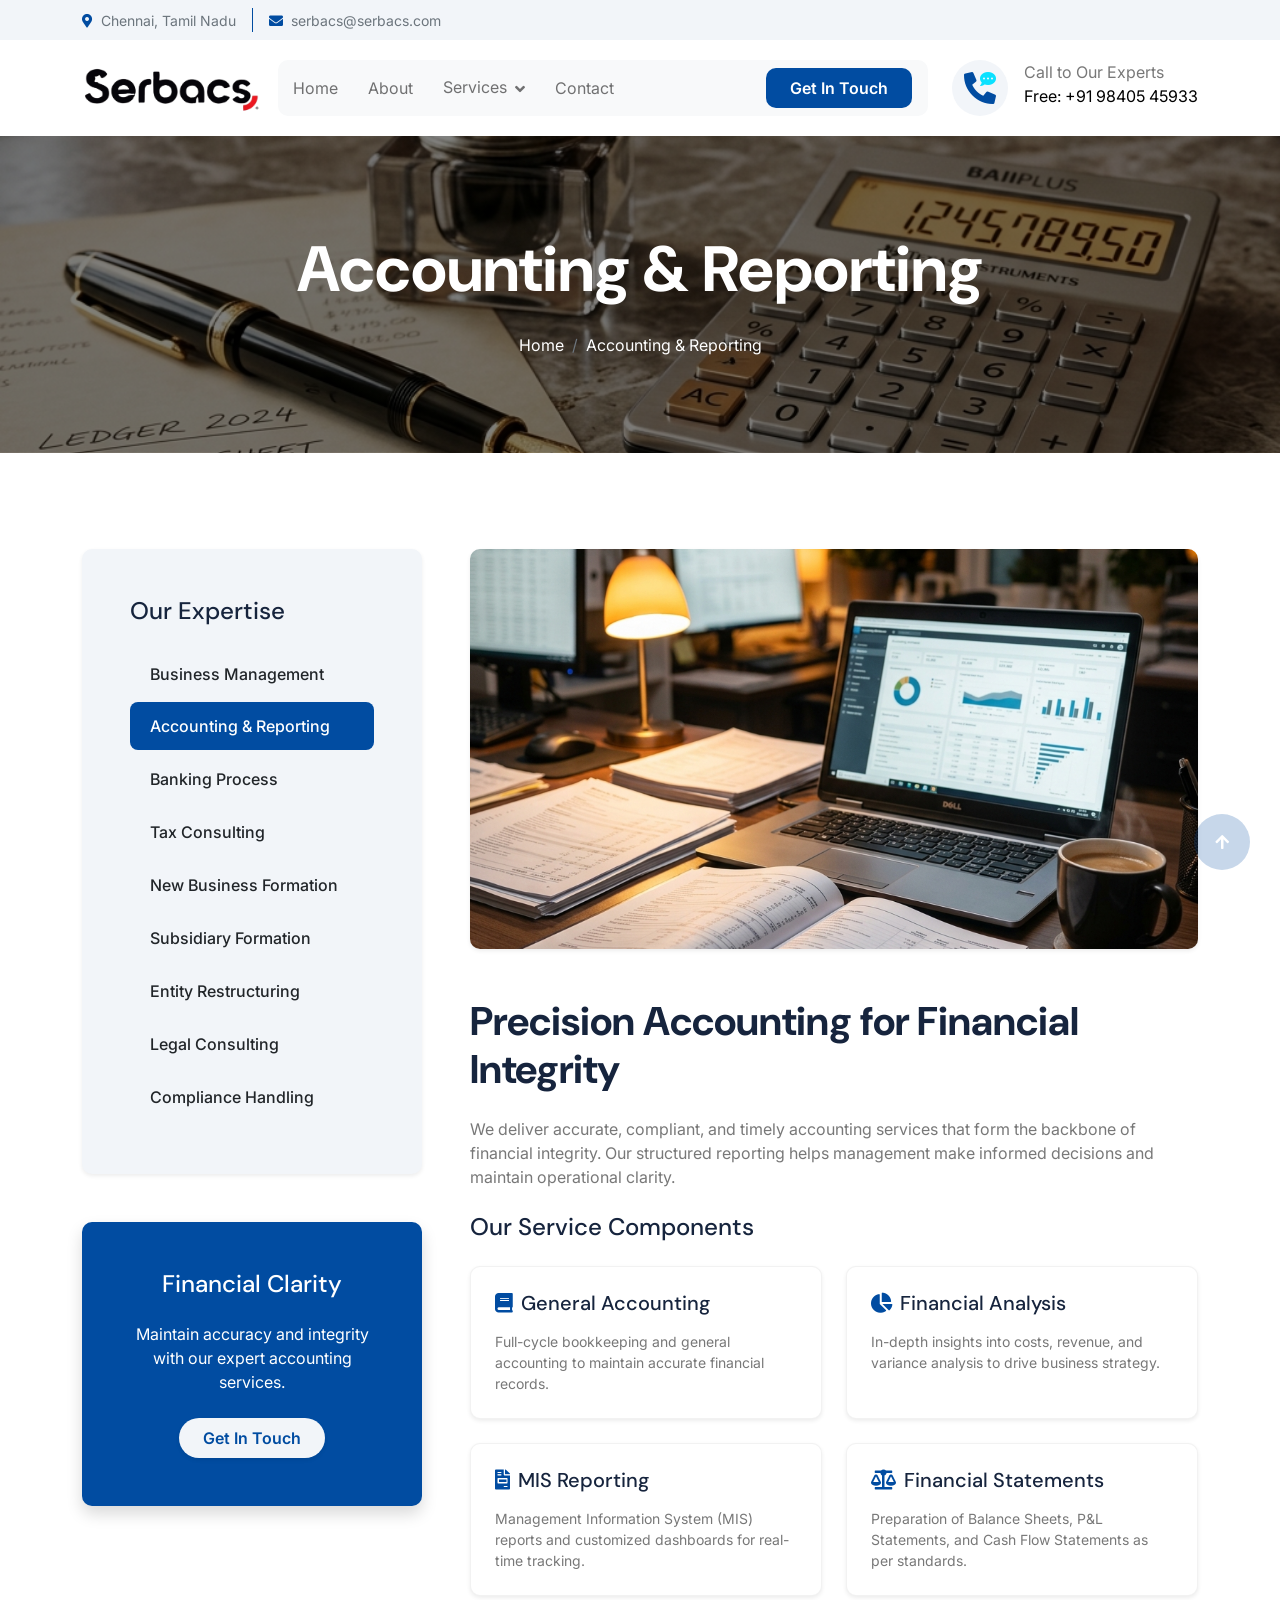
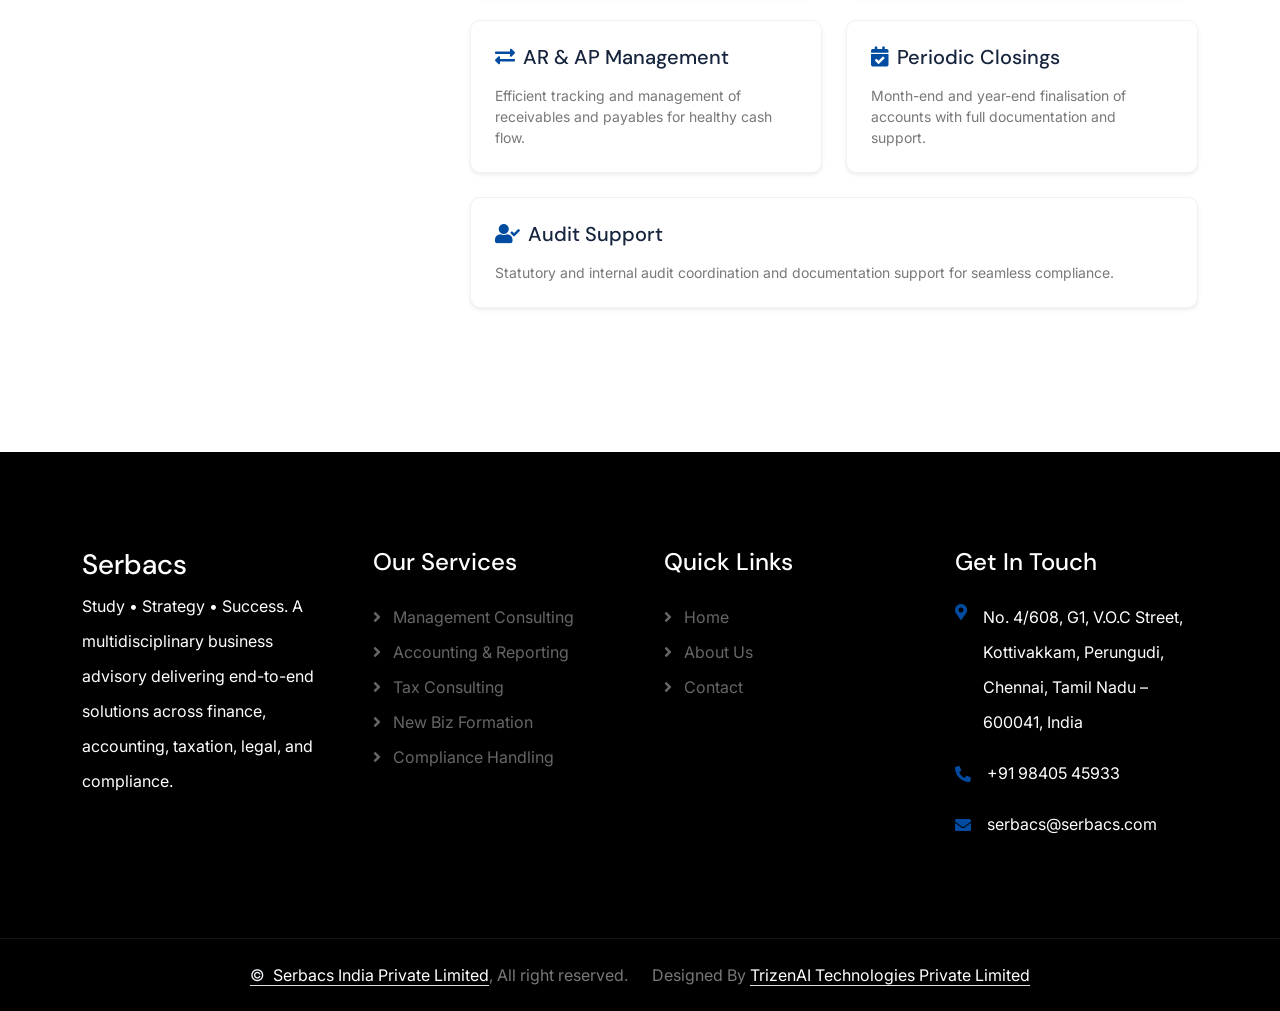
<file: accounting-reporting.html>
<!DOCTYPE html>
<html lang="en">

    <head>
        <meta charset="utf-8">
        <title>Accounting & Reporting - Serbacs India Private Limited</title>
        <meta content="width=device-width, initial-scale=1.0" name="viewport">
        <meta content="" name="keywords">
        <meta content="" name="description">

        <!-- Google Web Fonts -->
        <link rel="preconnect" href="https://fonts.googleapis.com">
        <link rel="preconnect" href="https://fonts.gstatic.com" crossorigin>
        <link href="https://fonts.googleapis.com/css2?family=DM+Sans:ital,opsz,wght@0,9..40,100..1000;1,9..40,100..1000&family=Inter:slnt,wght@-10..0,100..900&display=swap" rel="stylesheet">

        <!-- Icon Font Stylesheet -->
        <link rel="stylesheet" href="https://use.fontawesome.com/releases/v5.15.4/css/all.css"/>
        <link href="https://cdn.jsdelivr.net/npm/bootstrap-icons@1.4.1/font/bootstrap-icons.css" rel="stylesheet">

        <!-- Libraries Stylesheet -->
        <link rel="stylesheet" href="lib/animate/animate.min.css"/>
        <link href="lib/lightbox/css/lightbox.min.css" rel="stylesheet">
        <link href="lib/owlcarousel/assets/owl.carousel.min.css" rel="stylesheet">


        <!-- Customized Bootstrap Stylesheet -->
        <link href="css/bootstrap.min.css" rel="stylesheet">

        <!-- Template Stylesheet -->
        <link href="css/style.css" rel="stylesheet">
    </head>

    <body>

        <!-- Spinner Start -->
        <div id="spinner" class="show bg-white position-fixed translate-middle w-100 vh-100 top-50 start-50 d-flex align-items-center justify-content-center">
            <div class="spinner-border text-primary" style="width: 3rem; height: 3rem;" role="status">
                <span class="sr-only">Loading...</span>
            </div>
        </div>
        <!-- Spinner End -->

        <!-- Topbar Start -->
        <div class="container-fluid topbar px-0 px-lg-4 bg-light py-2 d-none d-lg-block">
            <div class="container">
                <div class="row gx-0 align-items-center">
                    <div class="col-lg-8 text-center text-lg-start mb-lg-0">
                        <div class="d-flex flex-wrap">
                            <div class="border-end border-primary pe-3">
                                <a href="contact.html" class="text-muted small"><i class="fas fa-map-marker-alt text-primary me-2"></i>Chennai, Tamil Nadu</a>
                            </div>
                            <div class="ps-3">
                                <a href="mailto:serbacs@serbacs.com" class="text-muted small"><i class="fas fa-envelope text-primary me-2"></i>serbacs@serbacs.com</a>
                            </div>
                        </div>
                    </div>
                    <div class="col-lg-4 text-center text-lg-end">
                        <div class="d-flex justify-content-end">
                            </div>
                        </div>
                    </div>
                </div>
            </div>
        </div>
        <!-- Topbar End -->

        <!-- Navbar & Hero Start -->
        <div class="container-fluid nav-bar px-0 px-lg-4 py-lg-0">
            <div class="container">
                <nav class="navbar navbar-expand-lg navbar-light"> 
                    <a href="index.html" class="navbar-brand p-0">
                        <img src="img/logo/serbacslogo.png" alt="Logo">
                    </a>
                    <button class="navbar-toggler" type="button" data-bs-toggle="collapse" data-bs-target="#navbarCollapse">
                        <span class="fa fa-bars"></span>
                    </button>
                    <div class="collapse navbar-collapse" id="navbarCollapse">
                        <div class="navbar-nav mx-0 mx-lg-auto">
                            <a href="index.html" class="nav-item nav-link ">Home</a>
                            <a href="about.html" class="nav-item nav-link ">About</a>
                            
                                                    <!-- Services Dropdown -->
                        <div class="nav-item dropdown">
                            <a href="#" class="nav-link dropdown-toggle" data-bs-toggle="dropdown">Services</a>
                            <div class="dropdown-menu shadow border-0">
                                <a href="business-management-consulting.html" class="dropdown-item">Business Management Consulting</a>
                                <a href="accounting-reporting.html" class="dropdown-item">Accounting & Reporting</a>
                                <a href="banking-process.html" class="dropdown-item">Banking Process</a>
                                <a href="tax-consulting.html" class="dropdown-item">Tax Consulting</a>
                                <a href="new-business-formation.html" class="dropdown-item">New Business Formation</a>
                                <a href="subsidiary-formation.html" class="dropdown-item">Subsidiary Formation</a>
                                <a href="entity-restructuring.html" class="dropdown-item">Entity Restructuring</a>
                                <a href="legal-consulting.html" class="dropdown-item">Legal Consulting</a>
                                <a href="compliance-handling.html" class="dropdown-item">Compliance Handling</a>
                            </div>
                        </div>
                        <a href="contact.html" class="nav-item nav-link">Contact</a>
                        <div class="nav-btn px-3">
                                <a href="contact.html" class="btn btn-primary py-2 px-4 ms-3 flex-shrink-0">Get In Touch</a>
                            </div>
                        </div>
                    </div>
                    <div class="d-none d-xl-flex flex-shrink-0 ps-4">
                        <a href="tel:+919840545933" class="btn btn-light btn-lg-square rounded-circle position-relative wow tada" data-wow-delay=".9s">
                            <i class="fa fa-phone-alt fa-2x"></i>
                            <div class="position-absolute" style="top: 7px; right: 12px;">
                                <span><i class="fa fa-comment-dots text-secondary"></i></span>
                            </div>
                        </a>
                        <div class="d-flex flex-column ms-3">
                            <span>Call to Our Experts</span>
                            <a href="tel:+919840545933"><span class="text-dark">Free: +91 98405 45933</span></a>
                        </div>
                    </div>
                </nav>
            </div>
        </div>
        <!-- Navbar & Hero End -->

        <!-- Header Start -->
        <div class="container-fluid bg-breadcrumb py-5" style="background: linear-gradient(rgba(0, 0, 0, 0.5), rgba(0, 0, 0, 0.5)), url(img/bredcrumb/accounting-reporting.png); background-size: cover; background-position: center;">
            <div class="container py-5 text-center">
                <h1 class="text-white display-3 mb-4 wow fadeInDown" data-wow-delay="0.1s">Accounting & Reporting</h1>
                <ol class="breadcrumb justify-content-center mb-0 wow fadeInDown" data-wow-delay="0.3s">
                    <li class="breadcrumb-item"><a href="index.html">Home</a></li>
                    <li class="breadcrumb-item active text-white">Accounting & Reporting</li>
                </ol>
            </div>
        </div>
        <!-- Header End -->

        <!-- Service Detail Start -->
        <div class="container-fluid py-5">
            <div class="container py-5">
                <div class="row g-5">
                    <div class="col-lg-4 wow fadeInUp" data-wow-delay="0.1s">
                        <div class="bg-light rounded p-5 mb-5 service-detail-sidebar shadow-sm">
                            <h4 class="mb-4">Our Expertise</h4>
                            <div class="list-group">
                                <a href="business-management-consulting.html" class="list-group-item list-group-item-action">Business Management</a>
                                <a href="accounting-reporting.html" class="list-group-item list-group-item-action active">Accounting & Reporting</a>
                                <a href="banking-process.html" class="list-group-item list-group-item-action">Banking Process</a>
                                <a href="tax-consulting.html" class="list-group-item list-group-item-action">Tax Consulting</a>
                                <a href="new-business-formation.html" class="list-group-item list-group-item-action">New Business Formation</a>
                                <a href="subsidiary-formation.html" class="list-group-item list-group-item-action">Subsidiary Formation</a>
                                <a href="entity-restructuring.html" class="list-group-item list-group-item-action">Entity Restructuring</a>
                                <a href="legal-consulting.html" class="list-group-item list-group-item-action">Legal Consulting</a>
                                <a href="compliance-handling.html" class="list-group-item list-group-item-action">Compliance Handling</a>
                            </div>
                        </div>
                        <div class="bg-primary rounded p-5 text-center shadow">
                            <h4 class="text-white mb-4">Financial Clarity</h4>
                            <p class="text-white mb-4">Maintain accuracy and integrity with our expert accounting services.</p>
                            <a href="contact.html" class="btn btn-light rounded-pill py-2 px-4 shadow-sm">Get In Touch</a>
                        </div>
                    </div>
                    <div class="col-lg-8 wow fadeInUp" data-wow-delay="0.3s">
                        <div class="service-detail">
                            <img class="img-fluid w-100 rounded mb-5 shadow-sm service-main-img" src="img/services/accounting-reporting.png" alt="Accounting & Reporting">
                            <h2 class="display-6 mb-4">Precision Accounting for Financial Integrity</h2>
                            <p class="mb-4">We deliver accurate, compliant, and timely accounting services that form the backbone of financial integrity. Our structured reporting helps management make informed decisions and maintain operational clarity.</p>
                            
                            <h4 class="mb-4">Our Service Components</h4>
                            <div class="row g-4 mb-5">
                                <div class="col-md-6">
                                    <div class="p-4 bg-white rounded h-100 shadow-sm service-component-card">
                                        <h5 class="mb-3"><i class="fas fa-book text-primary me-2"></i>General Accounting</h5>
                                        <p class="mb-0 small">Full-cycle bookkeeping and general accounting to maintain accurate financial records.</p>
                                    </div>
                                </div>
                                <div class="col-md-6">
                                    <div class="p-4 bg-white rounded h-100 shadow-sm service-component-card">
                                        <h5 class="mb-3"><i class="fas fa-chart-pie text-primary me-2"></i>Financial Analysis</h5>
                                        <p class="mb-0 small">In-depth insights into costs, revenue, and variance analysis to drive business strategy.</p>
                                    </div>
                                </div>
                                <div class="col-md-6">
                                    <div class="p-4 bg-white rounded h-100 shadow-sm service-component-card">
                                        <h5 class="mb-3"><i class="fas fa-file-invoice text-primary me-2"></i>MIS Reporting</h5>
                                        <p class="mb-0 small">Management Information System (MIS) reports and customized dashboards for real-time tracking.</p>
                                    </div>
                                </div>
                                <div class="col-md-6">
                                    <div class="p-4 bg-white rounded h-100 shadow-sm service-component-card">
                                        <h5 class="mb-3"><i class="fas fa-balance-scale text-primary me-2"></i>Financial Statements</h5>
                                        <p class="mb-0 small">Preparation of Balance Sheets, P&L Statements, and Cash Flow Statements as per standards.</p>
                                    </div>
                                </div>
                                <div class="col-md-6">
                                    <div class="p-4 bg-white rounded h-100 shadow-sm service-component-card">
                                        <h5 class="mb-3"><i class="fas fa-exchange-alt text-primary me-2"></i>AR & AP Management</h5>
                                        <p class="mb-0 small">Efficient tracking and management of receivables and payables for healthy cash flow.</p>
                                    </div>
                                </div>
                                <div class="col-md-6">
                                    <div class="p-4 bg-white rounded h-100 shadow-sm service-component-card">
                                        <h5 class="mb-3"><i class="fas fa-calendar-check text-primary me-2"></i>Periodic Closings</h5>
                                        <p class="mb-0 small">Month-end and year-end finalisation of accounts with full documentation and support.</p>
                                    </div>
                                </div>
                                <div class="col-12">
                                    <div class="p-4 bg-white rounded h-100 shadow-sm service-component-card">
                                        <h5 class="mb-3"><i class="fas fa-user-check text-primary me-2"></i>Audit Support</h5>
                                        <p class="mb-0 small">Statutory and internal audit coordination and documentation support for seamless compliance.</p>
                                    </div>
                                </div>
                            </div>
                        </div>
                    </div>
                </div>
            </div>
        </div>
        <!-- Service Detail End -->

        <!-- Footer Start -->
        <div class="container-fluid footer py-5 wow fadeIn" data-wow-delay="0.2s">
            <div class="container py-5">
                <div class="row g-5">
                    <div class="col-md-6 col-lg-6 col-xl-3">
                        <div class="footer-item">
                            <a href="index.html" class="p-0">
                                <h3 class="text-white">Serbacs</h3>
                            </a>
                            <p class="text-white mb-4">Study • Strategy • Success. A multidisciplinary business advisory delivering end-to-end solutions across finance, accounting, taxation, legal, and compliance.</p>
                        </div>
                    </div>
                    <div class="col-md-6 col-lg-6 col-xl-3">
                        <div class="footer-item">
                            <h4 class="text-white mb-4">Our Services</h4>
                            <a href="business-management-consulting.html"><i class="fas fa-angle-right me-2"></i> Management Consulting</a>
                            <a href="accounting-reporting.html"><i class="fas fa-angle-right me-2"></i> Accounting & Reporting</a>
                            <a href="tax-consulting.html"><i class="fas fa-angle-right me-2"></i> Tax Consulting</a>
                            <a href="new-business-formation.html"><i class="fas fa-angle-right me-2"></i> New Biz Formation</a>
                            <a href="compliance-handling.html"><i class="fas fa-angle-right me-2"></i> Compliance Handling</a>
                        </div>
                    </div>
                    <div class="col-md-6 col-lg-6 col-xl-3">
                        <div class="footer-item">
                            <h4 class="text-white mb-4">Quick Links</h4>
                            <a href="index.html"><i class="fas fa-angle-right me-2"></i> Home</a>
                            <a href="about.html"><i class="fas fa-angle-right me-2"></i> About Us</a>
                            <a href="contact.html"><i class="fas fa-angle-right me-2"></i> Contact</a>
                        </div>
                    </div>
                    <div class="col-md-6 col-lg-6 col-xl-3">
                        <div class="footer-item">
                            <h4 class="text-white mb-4">Get In Touch</h4>
                            <div class="d-flex align-items-start mb-3">
                                <i class="fas fa-map-marker-alt text-primary me-3 mt-1"></i>
                                <p class="text-white mb-0">No. 4/608, G1, V.O.C Street, Kottivakkam, Perungudi, Chennai, Tamil Nadu – 600041, India</p>
                            </div>
                            <div class="d-flex align-items-center mb-3">
                                <i class="fa fa-phone-alt text-primary me-3"></i>
                                <p class="text-white mb-0">+91 98405 45933</p>
                            </div>
                            <div class="d-flex align-items-center">
                                <i class="fas fa-envelope text-primary me-3"></i>
                                <p class="text-white mb-0">serbacs@serbacs.com</p>
                            </div>
                        </div>
                    </div>
                </div>
            </div>
        </div>
        <!-- Footer End -->
        
        <!-- footer-bottom Start -->
        <div class="container-fluid footer-bottom py-4">
            <div class="container">
                <div class="row g-4 align-items-center">
                    <div class="col-md-6 text-center text-md-end mb-md-0">
                        <span class="text-body"><a href="index.html" class="border-bottom text-white"><span class="text-light me-2">&copy;</span>Serbacs India Private Limited</a>, All right reserved.</span>
                    </div>
                    <div class="col-md-6 text-center text-md-start text-body">
                        Designed By <a class="border-bottom text-white" href="https://www.trizen-ai.com/">TrizenAI Technologies Private Limited</a>
                    </div>
                </div>
            </div>
        </div>
        <!-- footer-bottom End -->

        <!-- Back to Top -->
        <a href="#" class="btn btn-primary btn-lg-square rounded-circle back-to-top"><i class="fa fa-arrow-up"></i></a>   

        <!-- JavaScript Libraries -->
        <script src="https://ajax.googleapis.com/ajax/libs/jquery/3.6.4/jquery.min.js"></script>
        <script src="https://cdn.jsdelivr.net/npm/bootstrap@5.0.0/dist/js/bootstrap.bundle.min.js"></script>
        <script src="lib/wow/wow.min.js"></script>
        <script src="lib/easing/easing.min.js"></script>
        <script src="lib/waypoints/waypoints.min.js"></script>
        <script src="lib/counterup/counterup.min.js"></script>
        <script src="lib/lightbox/js/lightbox.min.js"></script>
        <script src="lib/owlcarousel/owl.carousel.min.js"></script>
        
        <!-- Template Javascript -->
        <script src="js/main.js"></script>
    </body>

</html>
</file>
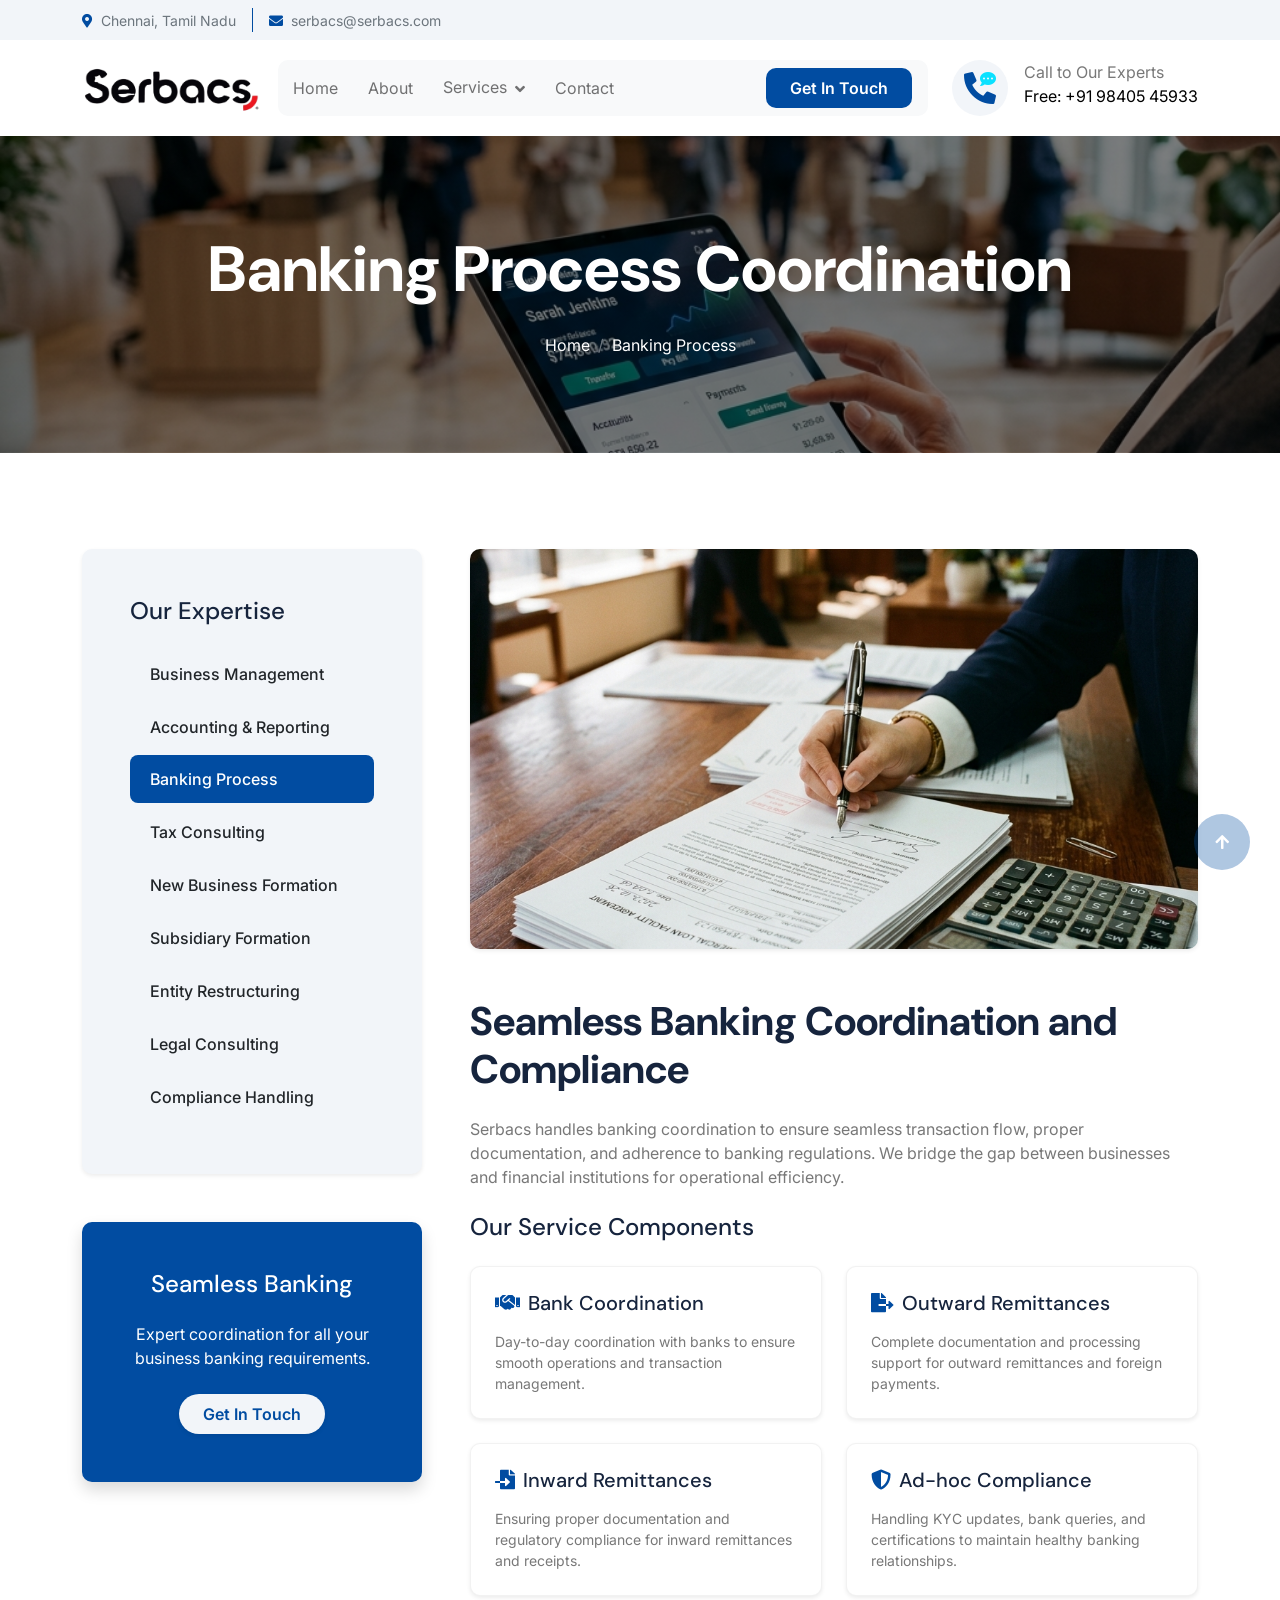
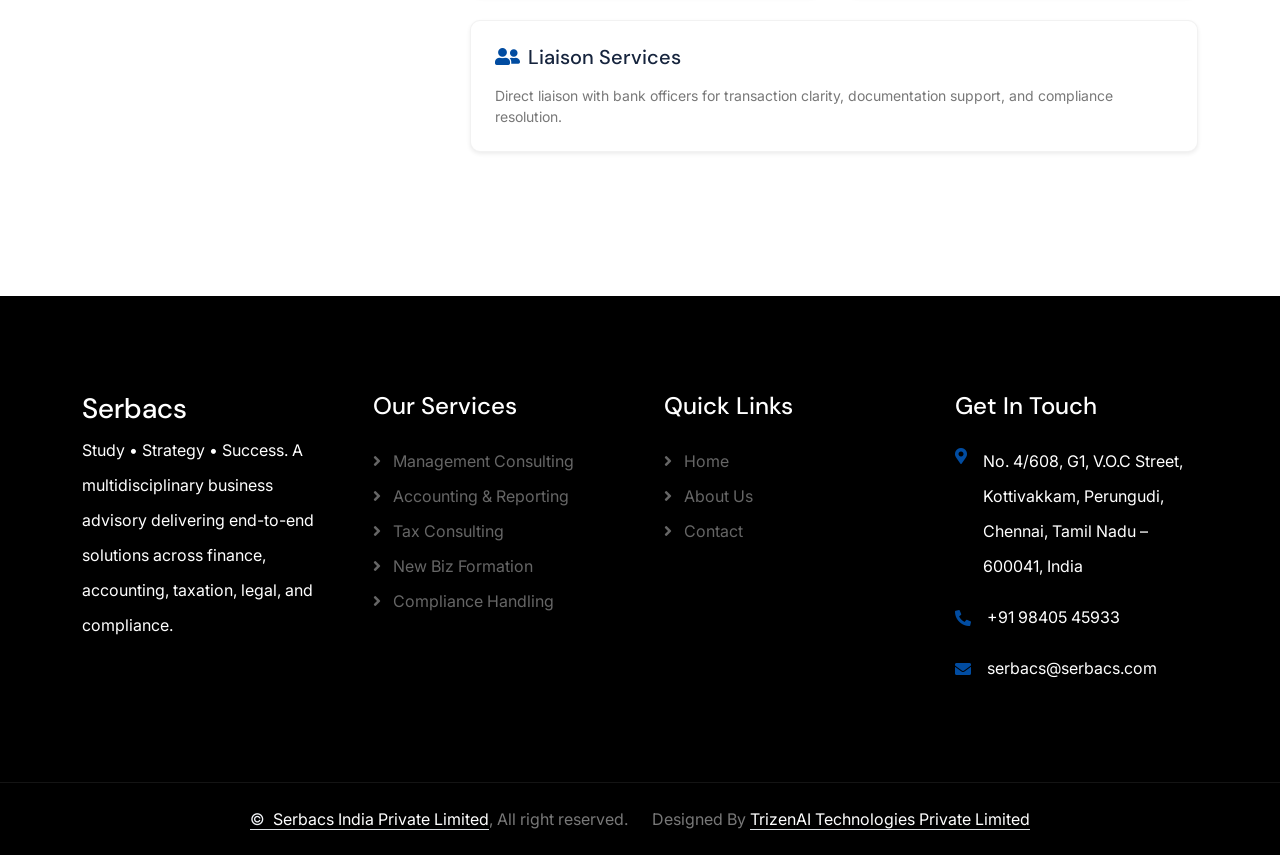
<file: banking-process.html>
<!DOCTYPE html>
<html lang="en">

    <head>
        <meta charset="utf-8">
        <title>Banking Process - Serbacs India Private Limited</title>
        <meta content="width=device-width, initial-scale=1.0" name="viewport">
        <meta content="" name="keywords">
        <meta content="" name="description">

        <!-- Google Web Fonts -->
        <link rel="preconnect" href="https://fonts.googleapis.com">
        <link rel="preconnect" href="https://fonts.gstatic.com" crossorigin>
        <link href="https://fonts.googleapis.com/css2?family=DM+Sans:ital,opsz,wght@0,9..40,100..1000;1,9..40,100..1000&family=Inter:slnt,wght@-10..0,100..900&display=swap" rel="stylesheet">

        <!-- Icon Font Stylesheet -->
        <link rel="stylesheet" href="https://use.fontawesome.com/releases/v5.15.4/css/all.css"/>
        <link href="https://cdn.jsdelivr.net/npm/bootstrap-icons@1.4.1/font/bootstrap-icons.css" rel="stylesheet">

        <!-- Libraries Stylesheet -->
        <link rel="stylesheet" href="lib/animate/animate.min.css"/>
        <link href="lib/lightbox/css/lightbox.min.css" rel="stylesheet">
        <link href="lib/owlcarousel/assets/owl.carousel.min.css" rel="stylesheet">


        <!-- Customized Bootstrap Stylesheet -->
        <link href="css/bootstrap.min.css" rel="stylesheet">

        <!-- Template Stylesheet -->
        <link href="css/style.css" rel="stylesheet">
    </head>

    <body>

        <!-- Spinner Start -->
        <div id="spinner" class="show bg-white position-fixed translate-middle w-100 vh-100 top-50 start-50 d-flex align-items-center justify-content-center">
            <div class="spinner-border text-primary" style="width: 3rem; height: 3rem;" role="status">
                <span class="sr-only">Loading...</span>
            </div>
        </div>
        <!-- Spinner End -->

        <!-- Topbar Start -->
        <div class="container-fluid topbar px-0 px-lg-4 bg-light py-2 d-none d-lg-block">
            <div class="container">
                <div class="row gx-0 align-items-center">
                    <div class="col-lg-8 text-center text-lg-start mb-lg-0">
                        <div class="d-flex flex-wrap">
                            <div class="border-end border-primary pe-3">
                                <a href="contact.html" class="text-muted small"><i class="fas fa-map-marker-alt text-primary me-2"></i>Chennai, Tamil Nadu</a>
                            </div>
                            <div class="ps-3">
                                <a href="mailto:serbacs@serbacs.com" class="text-muted small"><i class="fas fa-envelope text-primary me-2"></i>serbacs@serbacs.com</a>
                            </div>
                        </div>
                    </div>
                    <div class="col-lg-4 text-center text-lg-end">
                        <div class="d-flex justify-content-end">
                            </div>
                        </div>
                    </div>
                </div>
            </div>
        </div>
        <!-- Topbar End -->

        <!-- Navbar & Hero Start -->
        <div class="container-fluid nav-bar px-0 px-lg-4 py-lg-0">
            <div class="container">
                <nav class="navbar navbar-expand-lg navbar-light"> 
                    <a href="index.html" class="navbar-brand p-0">
                        <img src="img/logo/serbacslogo.png" alt="Logo">
                    </a>
                    <button class="navbar-toggler" type="button" data-bs-toggle="collapse" data-bs-target="#navbarCollapse">
                        <span class="fa fa-bars"></span>
                    </button>
                    <div class="collapse navbar-collapse" id="navbarCollapse">
                        <div class="navbar-nav mx-0 mx-lg-auto">
                            <a href="index.html" class="nav-item nav-link ">Home</a>
                            <a href="about.html" class="nav-item nav-link ">About</a>
                            
                                                    <!-- Services Dropdown -->
                        <div class="nav-item dropdown">
                            <a href="#" class="nav-link dropdown-toggle" data-bs-toggle="dropdown">Services</a>
                            <div class="dropdown-menu shadow border-0">
                                <a href="business-management-consulting.html" class="dropdown-item">Business Management Consulting</a>
                                <a href="accounting-reporting.html" class="dropdown-item">Accounting & Reporting</a>
                                <a href="banking-process.html" class="dropdown-item">Banking Process</a>
                                <a href="tax-consulting.html" class="dropdown-item">Tax Consulting</a>
                                <a href="new-business-formation.html" class="dropdown-item">New Business Formation</a>
                                <a href="subsidiary-formation.html" class="dropdown-item">Subsidiary Formation</a>
                                <a href="entity-restructuring.html" class="dropdown-item">Entity Restructuring</a>
                                <a href="legal-consulting.html" class="dropdown-item">Legal Consulting</a>
                                <a href="compliance-handling.html" class="dropdown-item">Compliance Handling</a>
                            </div>
                        </div>
                        <a href="contact.html" class="nav-item nav-link">Contact</a>
                        <div class="nav-btn px-3">
                                <a href="contact.html" class="btn btn-primary py-2 px-4 ms-3 flex-shrink-0">Get In Touch</a>
                            </div>
                        </div>
                    </div>
                    <div class="d-none d-xl-flex flex-shrink-0 ps-4">
                        <a href="tel:+919840545933" class="btn btn-light btn-lg-square rounded-circle position-relative wow tada" data-wow-delay=".9s">
                            <i class="fa fa-phone-alt fa-2x"></i>
                            <div class="position-absolute" style="top: 7px; right: 12px;">
                                <span><i class="fa fa-comment-dots text-secondary"></i></span>
                            </div>
                        </a>
                        <div class="d-flex flex-column ms-3">
                            <span>Call to Our Experts</span>
                            <a href="tel:+919840545933"><span class="text-dark">Free: +91 98405 45933</span></a>
                        </div>
                    </div>
                </nav>
            </div>
        </div>
        <!-- Navbar & Hero End -->

        <!-- Header Start -->
        <div class="container-fluid bg-breadcrumb py-5" style="background: linear-gradient(rgba(0, 0, 0, 0.5), rgba(0, 0, 0, 0.5)), url(img/bredcrumb/banking-process.png); background-size: cover; background-position: center;">
            <div class="container py-5 text-center">
                <h1 class="text-white display-3 mb-4 wow fadeInDown" data-wow-delay="0.1s">Banking Process Coordination</h1>
                <ol class="breadcrumb justify-content-center mb-0 wow fadeInDown" data-wow-delay="0.3s">
                    <li class="breadcrumb-item"><a href="index.html">Home</a></li>
                    <li class="breadcrumb-item active text-white">Banking Process</li>
                </ol>
            </div>
        </div>
        <!-- Header End -->

        <!-- Service Detail Start -->
        <div class="container-fluid py-5">
            <div class="container py-5">
                <div class="row g-5">
                    <div class="col-lg-4 wow fadeInUp" data-wow-delay="0.1s">
                        <div class="bg-light rounded p-5 mb-5 service-detail-sidebar shadow-sm">
                            <h4 class="mb-4">Our Expertise</h4>
                            <div class="list-group">
                                <a href="business-management-consulting.html" class="list-group-item list-group-item-action">Business Management</a>
                                <a href="accounting-reporting.html" class="list-group-item list-group-item-action">Accounting & Reporting</a>
                                <a href="banking-process.html" class="list-group-item list-group-item-action active">Banking Process</a>
                                <a href="tax-consulting.html" class="list-group-item list-group-item-action">Tax Consulting</a>
                                <a href="new-business-formation.html" class="list-group-item list-group-item-action">New Business Formation</a>
                                <a href="subsidiary-formation.html" class="list-group-item list-group-item-action">Subsidiary Formation</a>
                                <a href="entity-restructuring.html" class="list-group-item list-group-item-action">Entity Restructuring</a>
                                <a href="legal-consulting.html" class="list-group-item list-group-item-action">Legal Consulting</a>
                                <a href="compliance-handling.html" class="list-group-item list-group-item-action">Compliance Handling</a>
                            </div>
                        </div>
                        <div class="bg-primary rounded p-5 text-center shadow">
                            <h4 class="text-white mb-4">Seamless Banking</h4>
                            <p class="text-white mb-4">Expert coordination for all your business banking requirements.</p>
                            <a href="contact.html" class="btn btn-light rounded-pill py-2 px-4 shadow-sm">Get In Touch</a>
                        </div>
                    </div>
                    <div class="col-lg-8 wow fadeInUp" data-wow-delay="0.3s">
                        <div class="service-detail">
                            <img class="img-fluid w-100 rounded mb-5 shadow-sm service-main-img" src="img/services/banking-process.png" alt="Banking Process">
                            <h2 class="display-6 mb-4">Seamless Banking Coordination and Compliance</h2>
                            <p class="mb-4">Serbacs handles banking coordination to ensure seamless transaction flow, proper documentation, and adherence to banking regulations. We bridge the gap between businesses and financial institutions for operational efficiency.</p>
                            
                            <h4 class="mb-4">Our Service Components</h4>
                            <div class="row g-4 mb-5">
                                <div class="col-md-6">
                                    <div class="p-4 bg-white rounded h-100 shadow-sm service-component-card">
                                        <h5 class="mb-3"><i class="fas fa-handshake text-primary me-2"></i>Bank Coordination</h5>
                                        <p class="mb-0 small">Day-to-day coordination with banks to ensure smooth operations and transaction management.</p>
                                    </div>
                                </div>
                                <div class="col-md-6">
                                    <div class="p-4 bg-white rounded h-100 shadow-sm service-component-card">
                                        <h5 class="mb-3"><i class="fas fa-file-export text-primary me-2"></i>Outward Remittances</h5>
                                        <p class="mb-0 small">Complete documentation and processing support for outward remittances and foreign payments.</p>
                                    </div>
                                </div>
                                <div class="col-md-6">
                                    <div class="p-4 bg-white rounded h-100 shadow-sm service-component-card">
                                        <h5 class="mb-3"><i class="fas fa-file-import text-primary me-2"></i>Inward Remittances</h5>
                                        <p class="mb-0 small">Ensuring proper documentation and regulatory compliance for inward remittances and receipts.</p>
                                    </div>
                                </div>
                                <div class="col-md-6">
                                    <div class="p-4 bg-white rounded h-100 shadow-sm service-component-card">
                                        <h5 class="mb-3"><i class="fas fa-shield-alt text-primary me-2"></i>Ad-hoc Compliance</h5>
                                        <p class="mb-0 small">Handling KYC updates, bank queries, and certifications to maintain healthy banking relationships.</p>
                                    </div>
                                </div>
                                <div class="col-12">
                                    <div class="p-4 bg-white rounded h-100 shadow-sm service-component-card">
                                        <h5 class="mb-3"><i class="fas fa-user-friends text-primary me-2"></i>Liaison Services</h5>
                                        <p class="mb-0 small">Direct liaison with bank officers for transaction clarity, documentation support, and compliance resolution.</p>
                                    </div>
                                </div>
                            </div>
                        </div>
                    </div>
                </div>
            </div>
        </div>
        <!-- Service Detail End -->

        <!-- Footer Start -->
        <div class="container-fluid footer py-5 wow fadeIn" data-wow-delay="0.2s">
            <div class="container py-5">
                <div class="row g-5">
                    <div class="col-md-6 col-lg-6 col-xl-3">
                        <div class="footer-item">
                            <a href="index.html" class="p-0">
                                <h3 class="text-white">Serbacs</h3>
                            </a>
                            <p class="text-white mb-4">Study • Strategy • Success. A multidisciplinary business advisory delivering end-to-end solutions across finance, accounting, taxation, legal, and compliance.</p>
                        </div>
                    </div>
                    <div class="col-md-6 col-lg-6 col-xl-3">
                        <div class="footer-item">
                            <h4 class="text-white mb-4">Our Services</h4>
                            <a href="business-management-consulting.html"><i class="fas fa-angle-right me-2"></i> Management Consulting</a>
                            <a href="accounting-reporting.html"><i class="fas fa-angle-right me-2"></i> Accounting & Reporting</a>
                            <a href="tax-consulting.html"><i class="fas fa-angle-right me-2"></i> Tax Consulting</a>
                            <a href="new-business-formation.html"><i class="fas fa-angle-right me-2"></i> New Biz Formation</a>
                            <a href="compliance-handling.html"><i class="fas fa-angle-right me-2"></i> Compliance Handling</a>
                        </div>
                    </div>
                    <div class="col-md-6 col-lg-6 col-xl-3">
                        <div class="footer-item">
                            <h4 class="text-white mb-4">Quick Links</h4>
                            <a href="index.html"><i class="fas fa-angle-right me-2"></i> Home</a>
                            <a href="about.html"><i class="fas fa-angle-right me-2"></i> About Us</a>
                            <a href="contact.html"><i class="fas fa-angle-right me-2"></i> Contact</a>
                        </div>
                    </div>
                    <div class="col-md-6 col-lg-6 col-xl-3">
                        <div class="footer-item">
                            <h4 class="text-white mb-4">Get In Touch</h4>
                            <div class="d-flex align-items-start mb-3">
                                <i class="fas fa-map-marker-alt text-primary me-3 mt-1"></i>
                                <p class="text-white mb-0">No. 4/608, G1, V.O.C Street, Kottivakkam, Perungudi, Chennai, Tamil Nadu – 600041, India</p>
                            </div>
                            <div class="d-flex align-items-center mb-3">
                                <i class="fa fa-phone-alt text-primary me-3"></i>
                                <p class="text-white mb-0">+91 98405 45933</p>
                            </div>
                            <div class="d-flex align-items-center">
                                <i class="fas fa-envelope text-primary me-3"></i>
                                <p class="text-white mb-0">serbacs@serbacs.com</p>
                            </div>
                        </div>
                    </div>
                </div>
            </div>
        </div>
        <!-- Footer End -->
        
        <!-- footer-bottom Start -->
        <div class="container-fluid footer-bottom py-4">
            <div class="container">
                <div class="row g-4 align-items-center">
                    <div class="col-md-6 text-center text-md-end mb-md-0">
                        <span class="text-body"><a href="index.html" class="border-bottom text-white"><span class="text-light me-2">&copy;</span>Serbacs India Private Limited</a>, All right reserved.</span>
                    </div>
                    <div class="col-md-6 text-center text-md-start text-body">
                        Designed By <a class="border-bottom text-white" href="https://www.trizen-ai.com/">TrizenAI Technologies Private Limited</a>
                    </div>
                </div>
            </div>
        </div>
        <!-- footer-bottom End -->

        <!-- Back to Top -->
        <a href="#" class="btn btn-primary btn-lg-square rounded-circle back-to-top"><i class="fa fa-arrow-up"></i></a>   

        <!-- JavaScript Libraries -->
        <script src="https://ajax.googleapis.com/ajax/libs/jquery/3.6.4/jquery.min.js"></script>
        <script src="https://cdn.jsdelivr.net/npm/bootstrap@5.0.0/dist/js/bootstrap.bundle.min.js"></script>
        <script src="lib/wow/wow.min.js"></script>
        <script src="lib/easing/easing.min.js"></script>
        <script src="lib/waypoints/waypoints.min.js"></script>
        <script src="lib/counterup/counterup.min.js"></script>
        <script src="lib/lightbox/js/lightbox.min.js"></script>
        <script src="lib/owlcarousel/owl.carousel.min.js"></script>
        
        <!-- Template Javascript -->
        <script src="js/main.js"></script>
    </body>

</html>
</file>
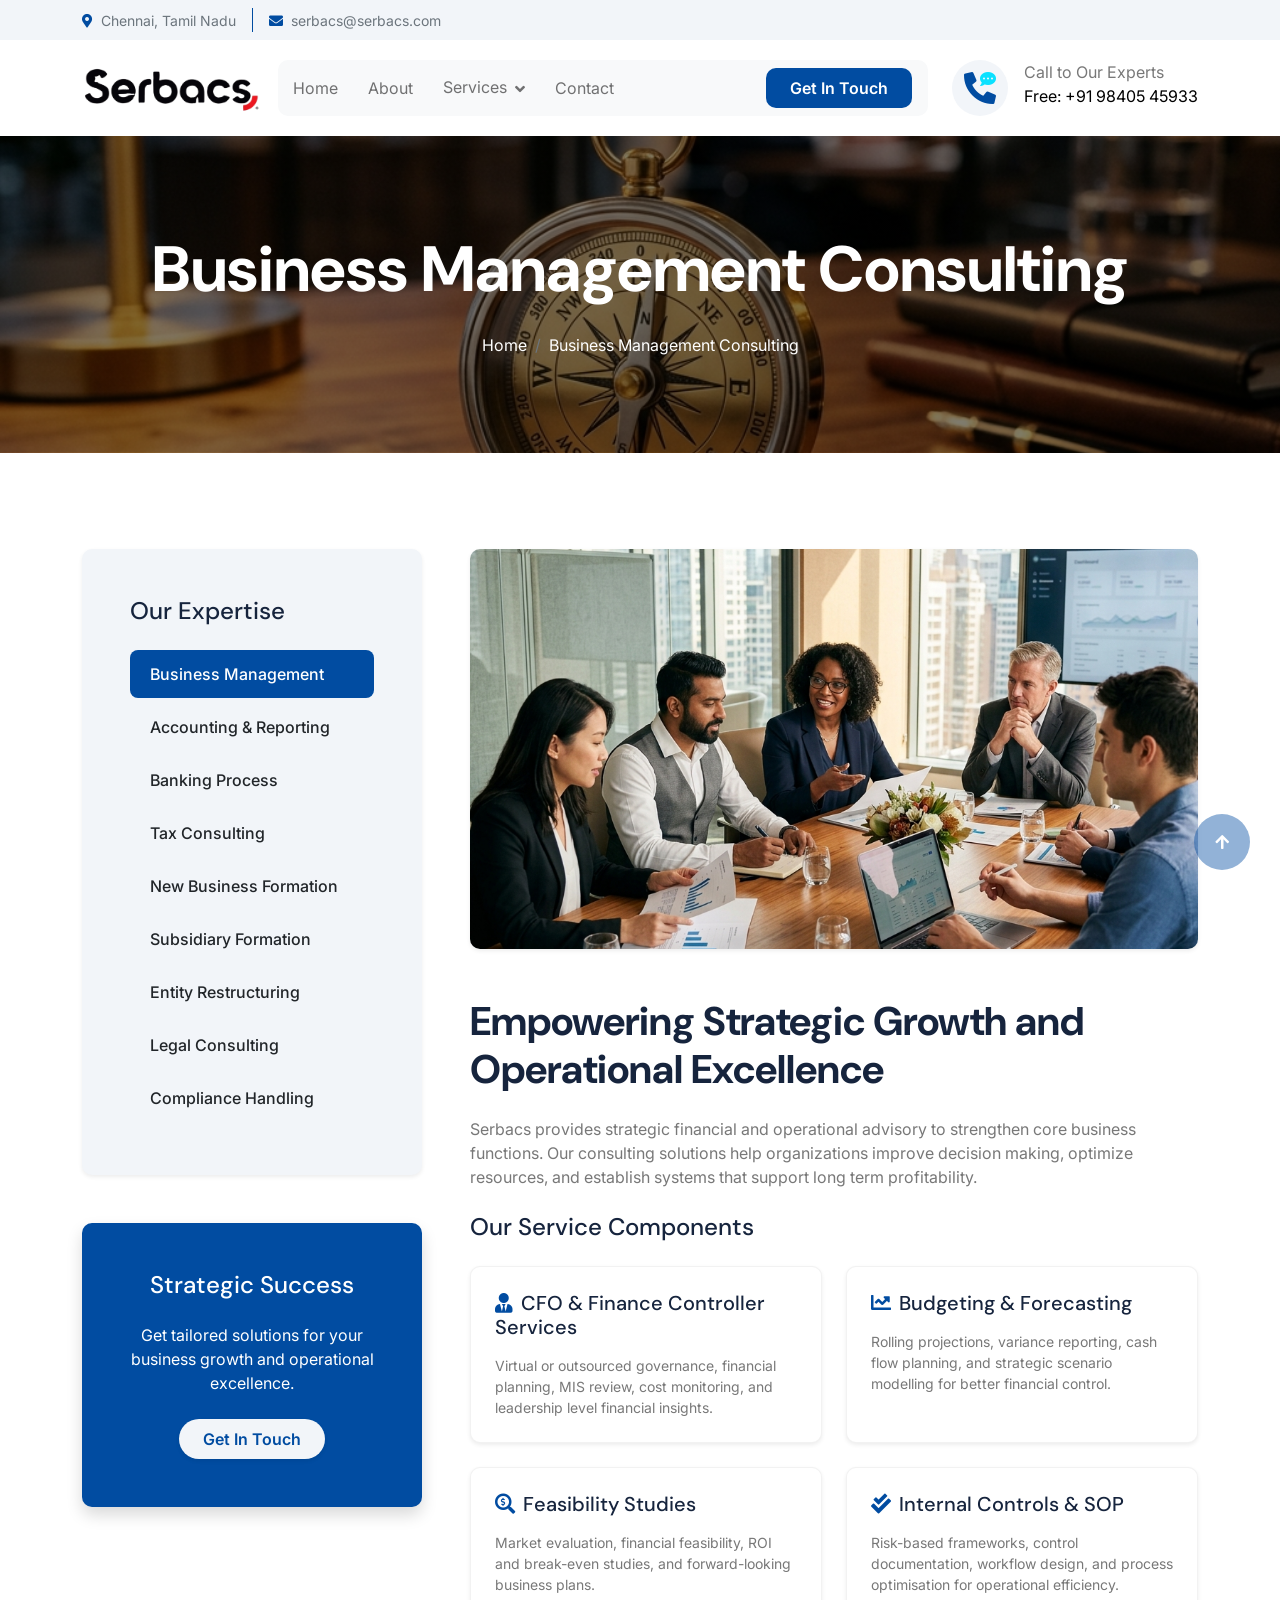
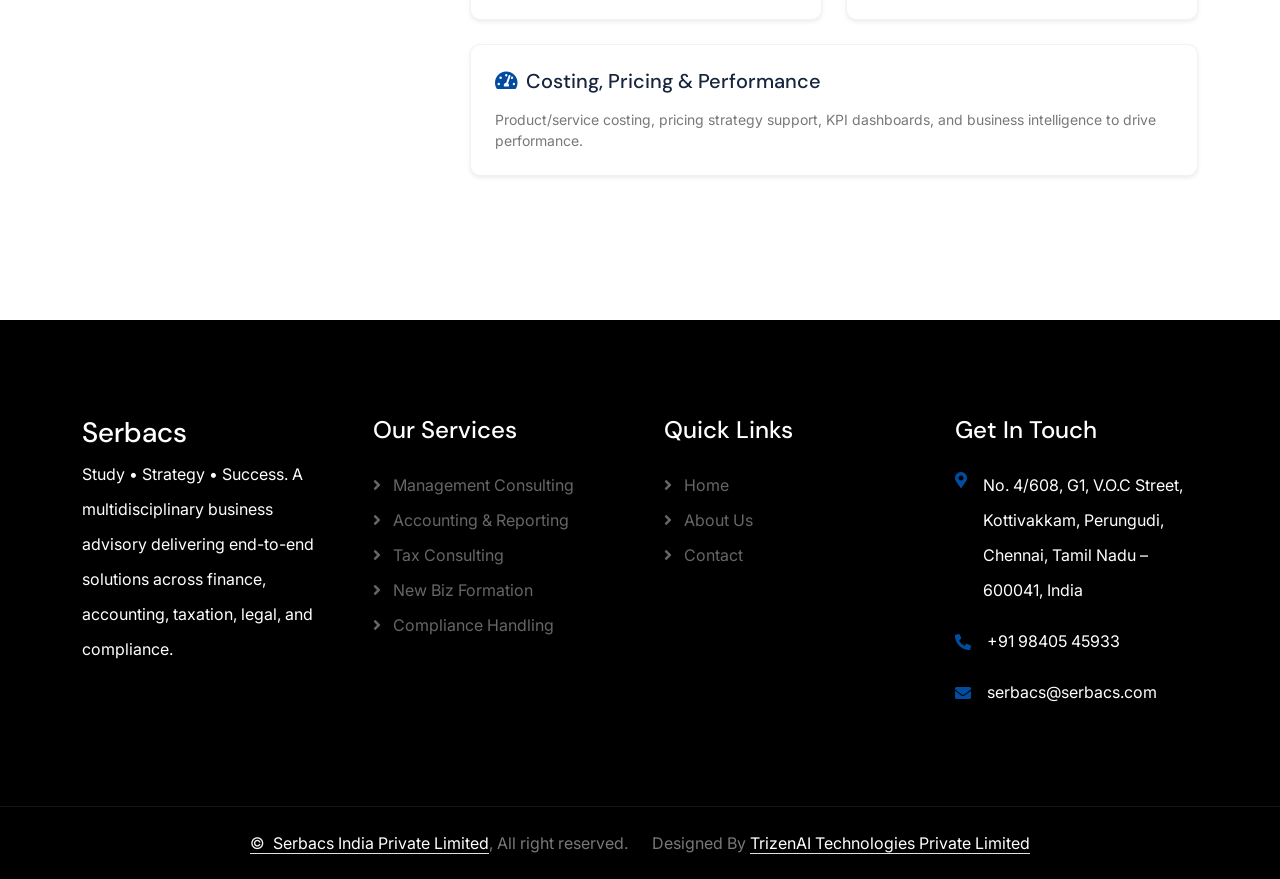
<file: business-management-consulting.html>
<!DOCTYPE html>
<html lang="en">

    <head>
        <meta charset="utf-8">
        <title>Business Management Consulting - Serbacs India Private Limited</title>
        <meta content="width=device-width, initial-scale=1.0" name="viewport">
        <meta content="" name="keywords">
        <meta content="" name="description">

        <!-- Google Web Fonts -->
        <link rel="preconnect" href="https://fonts.googleapis.com">
        <link rel="preconnect" href="https://fonts.gstatic.com" crossorigin>
        <link href="https://fonts.googleapis.com/css2?family=DM+Sans:ital,opsz,wght@0,9..40,100..1000;1,9..40,100..1000&family=Inter:slnt,wght@-10..0,100..900&display=swap" rel="stylesheet">

        <!-- Icon Font Stylesheet -->
        <link rel="stylesheet" href="https://use.fontawesome.com/releases/v5.15.4/css/all.css"/>
        <link href="https://cdn.jsdelivr.net/npm/bootstrap-icons@1.4.1/font/bootstrap-icons.css" rel="stylesheet">

        <!-- Libraries Stylesheet -->
        <link rel="stylesheet" href="lib/animate/animate.min.css"/>
        <link href="lib/lightbox/css/lightbox.min.css" rel="stylesheet">
        <link href="lib/owlcarousel/assets/owl.carousel.min.css" rel="stylesheet">


        <!-- Customized Bootstrap Stylesheet -->
        <link href="css/bootstrap.min.css" rel="stylesheet">

        <!-- Template Stylesheet -->
        <link href="css/style.css" rel="stylesheet">
    </head>

    <body>

        <!-- Spinner Start -->
        <div id="spinner" class="show bg-white position-fixed translate-middle w-100 vh-100 top-50 start-50 d-flex align-items-center justify-content-center">
            <div class="spinner-border text-primary" style="width: 3rem; height: 3rem;" role="status">
                <span class="sr-only">Loading...</span>
            </div>
        </div>
        <!-- Spinner End -->

        <!-- Topbar Start -->
        <div class="container-fluid topbar px-0 px-lg-4 bg-light py-2 d-none d-lg-block">
            <div class="container">
                <div class="row gx-0 align-items-center">
                    <div class="col-lg-8 text-center text-lg-start mb-lg-0">
                        <div class="d-flex flex-wrap">
                            <div class="border-end border-primary pe-3">
                                <a href="contact.html" class="text-muted small"><i class="fas fa-map-marker-alt text-primary me-2"></i>Chennai, Tamil Nadu</a>
                            </div>
                            <div class="ps-3">
                                <a href="mailto:serbacs@serbacs.com" class="text-muted small"><i class="fas fa-envelope text-primary me-2"></i>serbacs@serbacs.com</a>
                            </div>
                        </div>
                    </div>
                    <div class="col-lg-4 text-center text-lg-end">
                        <div class="d-flex justify-content-end">
                            </div>
                        </div>
                    </div>
                </div>
            </div>
        </div>
        <!-- Topbar End -->

        <!-- Navbar & Hero Start -->
        <div class="container-fluid nav-bar px-0 px-lg-4 py-lg-0">
            <div class="container">
                <nav class="navbar navbar-expand-lg navbar-light"> 
                    <a href="index.html" class="navbar-brand p-0">
                        <img src="img/logo/serbacslogo.png" alt="Logo">
                    </a>
                    <button class="navbar-toggler" type="button" data-bs-toggle="collapse" data-bs-target="#navbarCollapse">
                        <span class="fa fa-bars"></span>
                    </button>
                    <div class="collapse navbar-collapse" id="navbarCollapse">
                        <div class="navbar-nav mx-0 mx-lg-auto">
                            <a href="index.html" class="nav-item nav-link ">Home</a>
                            <a href="about.html" class="nav-item nav-link ">About</a>
                            
                                                    <!-- Services Dropdown -->
                        <div class="nav-item dropdown">
                            <a href="#" class="nav-link dropdown-toggle" data-bs-toggle="dropdown">Services</a>
                            <div class="dropdown-menu shadow border-0">
                                <a href="business-management-consulting.html" class="dropdown-item">Business Management Consulting</a>
                                <a href="accounting-reporting.html" class="dropdown-item">Accounting & Reporting</a>
                                <a href="banking-process.html" class="dropdown-item">Banking Process</a>
                                <a href="tax-consulting.html" class="dropdown-item">Tax Consulting</a>
                                <a href="new-business-formation.html" class="dropdown-item">New Business Formation</a>
                                <a href="subsidiary-formation.html" class="dropdown-item">Subsidiary Formation</a>
                                <a href="entity-restructuring.html" class="dropdown-item">Entity Restructuring</a>
                                <a href="legal-consulting.html" class="dropdown-item">Legal Consulting</a>
                                <a href="compliance-handling.html" class="dropdown-item">Compliance Handling</a>
                            </div>
                        </div>
                        <a href="contact.html" class="nav-item nav-link">Contact</a>
                        <div class="nav-btn px-3">
                                <a href="contact.html" class="btn btn-primary py-2 px-4 ms-3 flex-shrink-0">Get In Touch</a>
                            </div>
                        </div>
                    </div>
                    <div class="d-none d-xl-flex flex-shrink-0 ps-4">
                        <a href="tel:+919840545933" class="btn btn-light btn-lg-square rounded-circle position-relative wow tada" data-wow-delay=".9s">
                            <i class="fa fa-phone-alt fa-2x"></i>
                            <div class="position-absolute" style="top: 7px; right: 12px;">
                                <span><i class="fa fa-comment-dots text-secondary"></i></span>
                            </div>
                        </a>
                        <div class="d-flex flex-column ms-3">
                            <span>Call to Our Experts</span>
                            <a href="tel:+919840545933"><span class="text-dark">Free: +91 98405 45933</span></a>
                        </div>
                    </div>
                </nav>
            </div>
        </div>
        <!-- Navbar & Hero End -->

        <!-- Header Start -->
        <div class="container-fluid bg-breadcrumb py-5" style="background: linear-gradient(rgba(0, 0, 0, 0.5), rgba(0, 0, 0, 0.5)), url(img/bredcrumb/business-management.png); background-size: cover; background-position: center;">
            <div class="container py-5 text-center">
                <h1 class="text-white display-3 mb-4 wow fadeInDown" data-wow-delay="0.1s">Business Management Consulting</h1>
                <ol class="breadcrumb justify-content-center mb-0 wow fadeInDown" data-wow-delay="0.3s">
                    <li class="breadcrumb-item"><a href="index.html">Home</a></li>
                    <li class="breadcrumb-item active text-white">Business Management Consulting</li>
                </ol>
            </div>
        </div>
        <!-- Header End -->

        <!-- Service Detail Start -->
        <div class="container-fluid py-5">
            <div class="container py-5">
                <div class="row g-5">
                    <div class="col-lg-4 wow fadeInUp" data-wow-delay="0.1s">
                        <div class="bg-light rounded p-5 mb-5 service-detail-sidebar shadow-sm">
                            <h4 class="mb-4">Our Expertise</h4>
                            <div class="list-group">
                                <a href="business-management-consulting.html" class="list-group-item list-group-item-action active">Business Management</a>
                                <a href="accounting-reporting.html" class="list-group-item list-group-item-action">Accounting & Reporting</a>
                                <a href="banking-process.html" class="list-group-item list-group-item-action">Banking Process</a>
                                <a href="tax-consulting.html" class="list-group-item list-group-item-action">Tax Consulting</a>
                                <a href="new-business-formation.html" class="list-group-item list-group-item-action">New Business Formation</a>
                                <a href="subsidiary-formation.html" class="list-group-item list-group-item-action">Subsidiary Formation</a>
                                <a href="entity-restructuring.html" class="list-group-item list-group-item-action">Entity Restructuring</a>
                                <a href="legal-consulting.html" class="list-group-item list-group-item-action">Legal Consulting</a>
                                <a href="compliance-handling.html" class="list-group-item list-group-item-action">Compliance Handling</a>
                            </div>
                        </div>
                        <div class="bg-primary rounded p-5 text-center shadow">
                            <h4 class="text-white mb-4">Strategic Success</h4>
                            <p class="text-white mb-4">Get tailored solutions for your business growth and operational excellence.</p>
                            <a href="contact.html" class="btn btn-light rounded-pill py-2 px-4 shadow-sm">Get In Touch</a>
                        </div>
                    </div>
                    <div class="col-lg-8 wow fadeInUp" data-wow-delay="0.3s">
                        <div class="service-detail">
                            <img class="img-fluid w-100 rounded mb-5 shadow-sm service-main-img" src="img/services/business-management.png" alt="Business Management Consulting">
                            <h2 class="display-6 mb-4">Empowering Strategic Growth and Operational Excellence</h2>
                            <p class="mb-4">Serbacs provides strategic financial and operational advisory to strengthen core business functions. Our consulting solutions help organizations improve decision making, optimize resources, and establish systems that support long term profitability.</p>
                            
                            <h4 class="mb-4">Our Service Components</h4>
                            <div class="row g-4 mb-5">
                                <div class="col-md-6">
                                    <div class="p-4 bg-white rounded h-100 shadow-sm service-component-card">
                                        <h5 class="mb-3"><i class="fas fa-user-tie text-primary me-2"></i>CFO & Finance Controller Services</h5>
                                        <p class="mb-0 small">Virtual or outsourced governance, financial planning, MIS review, cost monitoring, and leadership level financial insights.</p>
                                    </div>
                                </div>
                                <div class="col-md-6">
                                    <div class="p-4 bg-white rounded h-100 shadow-sm service-component-card">
                                        <h5 class="mb-3"><i class="fas fa-chart-line text-primary me-2"></i>Budgeting & Forecasting</h5>
                                        <p class="mb-0 small">Rolling projections, variance reporting, cash flow planning, and strategic scenario modelling for better financial control.</p>
                                    </div>
                                </div>
                                <div class="col-md-6">
                                    <div class="p-4 bg-white rounded h-100 shadow-sm service-component-card">
                                        <h5 class="mb-3"><i class="fas fa-search-dollar text-primary me-2"></i>Feasibility Studies</h5>
                                        <p class="mb-0 small">Market evaluation, financial feasibility, ROI and break-even studies, and forward-looking business plans.</p>
                                    </div>
                                </div>
                                <div class="col-md-6">
                                    <div class="p-4 bg-white rounded h-100 shadow-sm service-component-card">
                                        <h5 class="mb-3"><i class="fas fa-check-double text-primary me-2"></i>Internal Controls & SOP</h5>
                                        <p class="mb-0 small">Risk-based frameworks, control documentation, workflow design, and process optimisation for operational efficiency.</p>
                                    </div>
                                </div>
                                <div class="col-12">
                                    <div class="p-4 bg-white rounded h-100 shadow-sm service-component-card">
                                        <h5 class="mb-3"><i class="fas fa-tachometer-alt text-primary me-2"></i>Costing, Pricing & Performance</h5>
                                        <p class="mb-0 small">Product/service costing, pricing strategy support, KPI dashboards, and business intelligence to drive performance.</p>
                                    </div>
                                </div>
                            </div>
                        </div>
                    </div>
                </div>
            </div>
        </div>
        <!-- Service Detail End -->

        <!-- Footer Start -->
        <div class="container-fluid footer py-5 wow fadeIn" data-wow-delay="0.2s">
            <div class="container py-5">
                <div class="row g-5">
                    <div class="col-md-6 col-lg-6 col-xl-3">
                        <div class="footer-item">
                            <a href="index.html" class="p-0">
                                <h3 class="text-white">Serbacs</h3>
                            </a>
                            <p class="text-white mb-4">Study • Strategy • Success. A multidisciplinary business advisory delivering end-to-end solutions across finance, accounting, taxation, legal, and compliance.</p>
                        </div>
                    </div>
                    <div class="col-md-6 col-lg-6 col-xl-3">
                        <div class="footer-item">
                            <h4 class="text-white mb-4">Our Services</h4>
                            <a href="business-management-consulting.html"><i class="fas fa-angle-right me-2"></i> Management Consulting</a>
                            <a href="accounting-reporting.html"><i class="fas fa-angle-right me-2"></i> Accounting & Reporting</a>
                            <a href="tax-consulting.html"><i class="fas fa-angle-right me-2"></i> Tax Consulting</a>
                            <a href="new-business-formation.html"><i class="fas fa-angle-right me-2"></i> New Biz Formation</a>
                            <a href="compliance-handling.html"><i class="fas fa-angle-right me-2"></i> Compliance Handling</a>
                        </div>
                    </div>
                    <div class="col-md-6 col-lg-6 col-xl-3">
                        <div class="footer-item">
                            <h4 class="text-white mb-4">Quick Links</h4>
                            <a href="index.html"><i class="fas fa-angle-right me-2"></i> Home</a>
                            <a href="about.html"><i class="fas fa-angle-right me-2"></i> About Us</a>
                            <a href="contact.html"><i class="fas fa-angle-right me-2"></i> Contact</a>
                        </div>
                    </div>
                    <div class="col-md-6 col-lg-6 col-xl-3">
                        <div class="footer-item">
                            <h4 class="text-white mb-4">Get In Touch</h4>
                            <div class="d-flex align-items-start mb-3">
                                <i class="fas fa-map-marker-alt text-primary me-3 mt-1"></i>
                                <p class="text-white mb-0">No. 4/608, G1, V.O.C Street, Kottivakkam, Perungudi, Chennai, Tamil Nadu – 600041, India</p>
                            </div>
                            <div class="d-flex align-items-center mb-3">
                                <i class="fa fa-phone-alt text-primary me-3"></i>
                                <p class="text-white mb-0">+91 98405 45933</p>
                            </div>
                            <div class="d-flex align-items-center">
                                <i class="fas fa-envelope text-primary me-3"></i>
                                <p class="text-white mb-0">serbacs@serbacs.com</p>
                            </div>
                        </div>
                    </div>
                </div>
            </div>
        </div>
        <!-- Footer End -->
        
        <!-- footer-bottom Start -->
        <div class="container-fluid footer-bottom py-4">
            <div class="container">
                <div class="row g-4 align-items-center">
                    <div class="col-md-6 text-center text-md-end mb-md-0">
                        <span class="text-body"><a href="index.html" class="border-bottom text-white"><span class="text-light me-2">&copy;</span>Serbacs India Private Limited</a>, All right reserved.</span>
                    </div>
                    <div class="col-md-6 text-center text-md-start text-body">
                        Designed By <a class="border-bottom text-white" href="https://www.trizen-ai.com/">TrizenAI Technologies Private Limited</a>
                    </div>
                </div>
            </div>
        </div>
        <!-- footer-bottom End -->

        <!-- Back to Top -->
        <a href="#" class="btn btn-primary btn-lg-square rounded-circle back-to-top"><i class="fa fa-arrow-up"></i></a>   

        <!-- JavaScript Libraries -->
        <script src="https://ajax.googleapis.com/ajax/libs/jquery/3.6.4/jquery.min.js"></script>
        <script src="https://cdn.jsdelivr.net/npm/bootstrap@5.0.0/dist/js/bootstrap.bundle.min.js"></script>
        <script src="lib/wow/wow.min.js"></script>
        <script src="lib/easing/easing.min.js"></script>
        <script src="lib/waypoints/waypoints.min.js"></script>
        <script src="lib/counterup/counterup.min.js"></script>
        <script src="lib/lightbox/js/lightbox.min.js"></script>
        <script src="lib/owlcarousel/owl.carousel.min.js"></script>
        
        <!-- Template Javascript -->
        <script src="js/main.js"></script>
    </body>

</html>
</file>
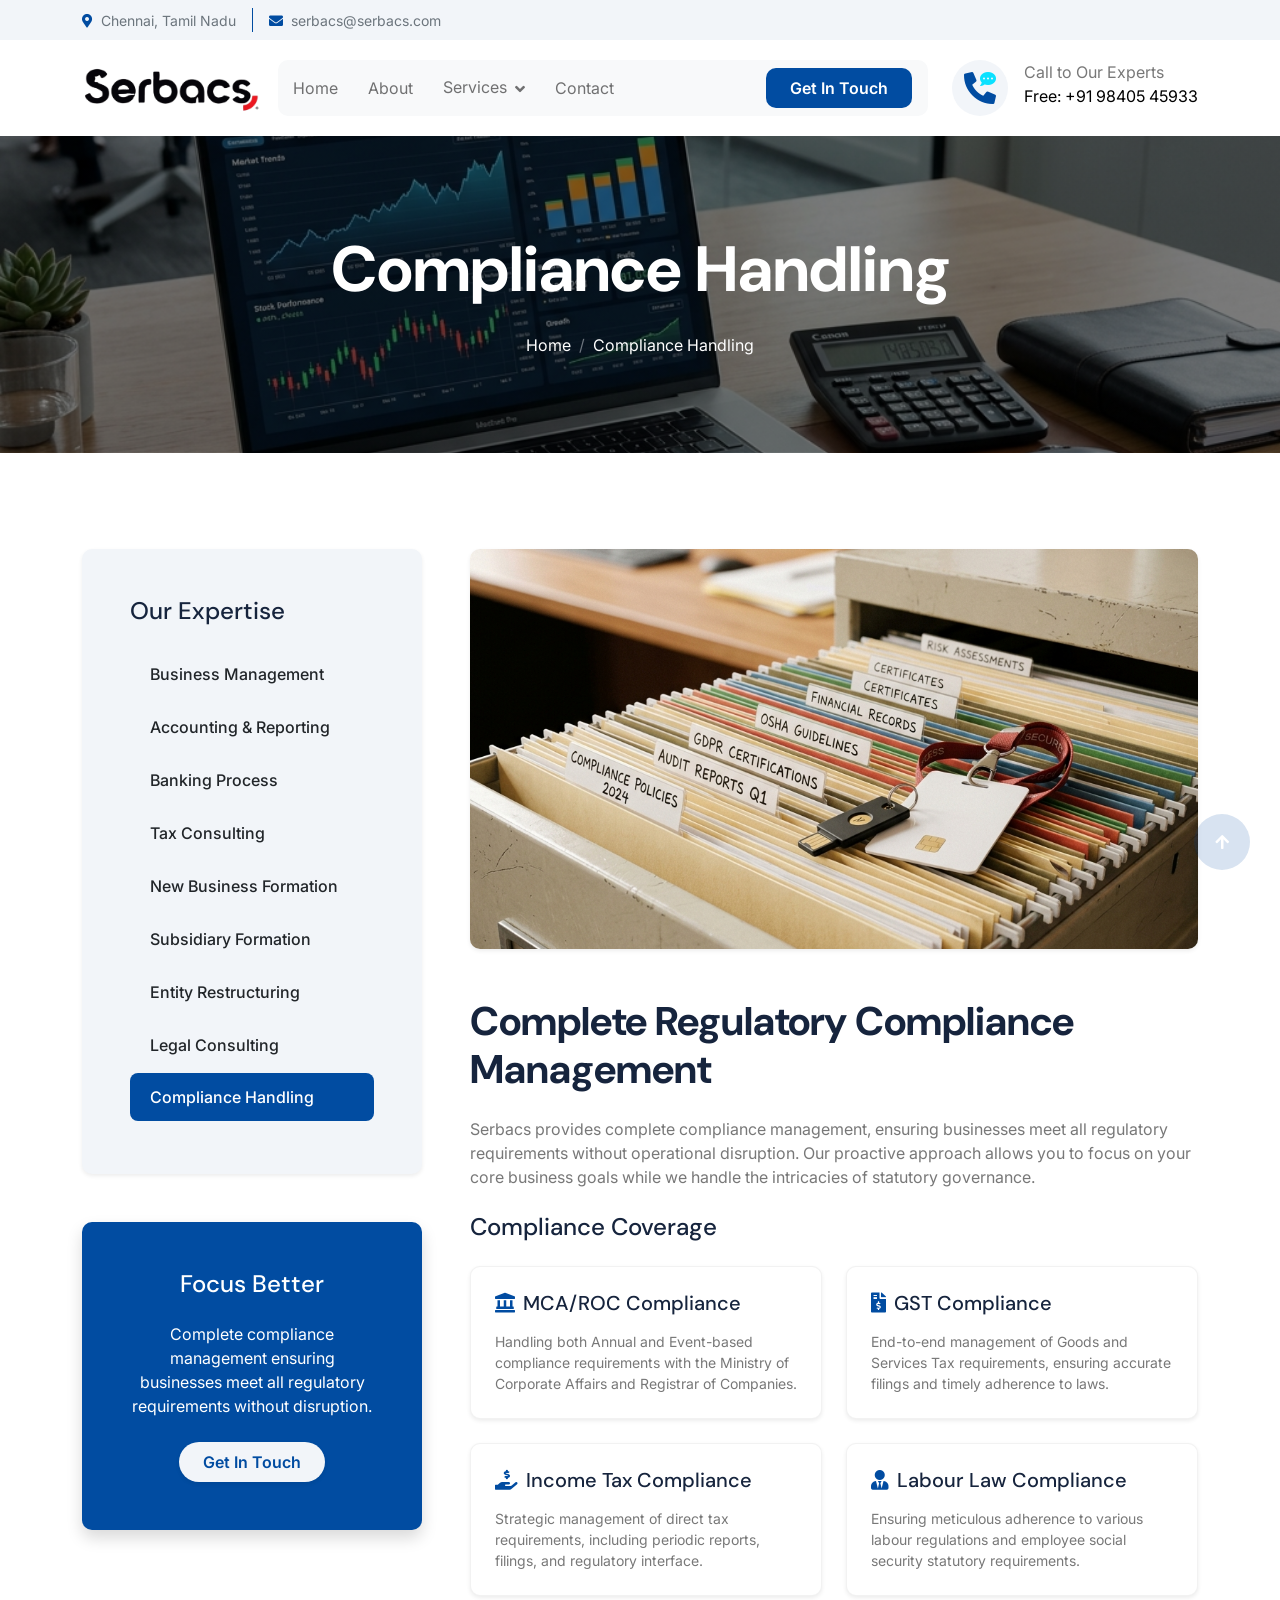
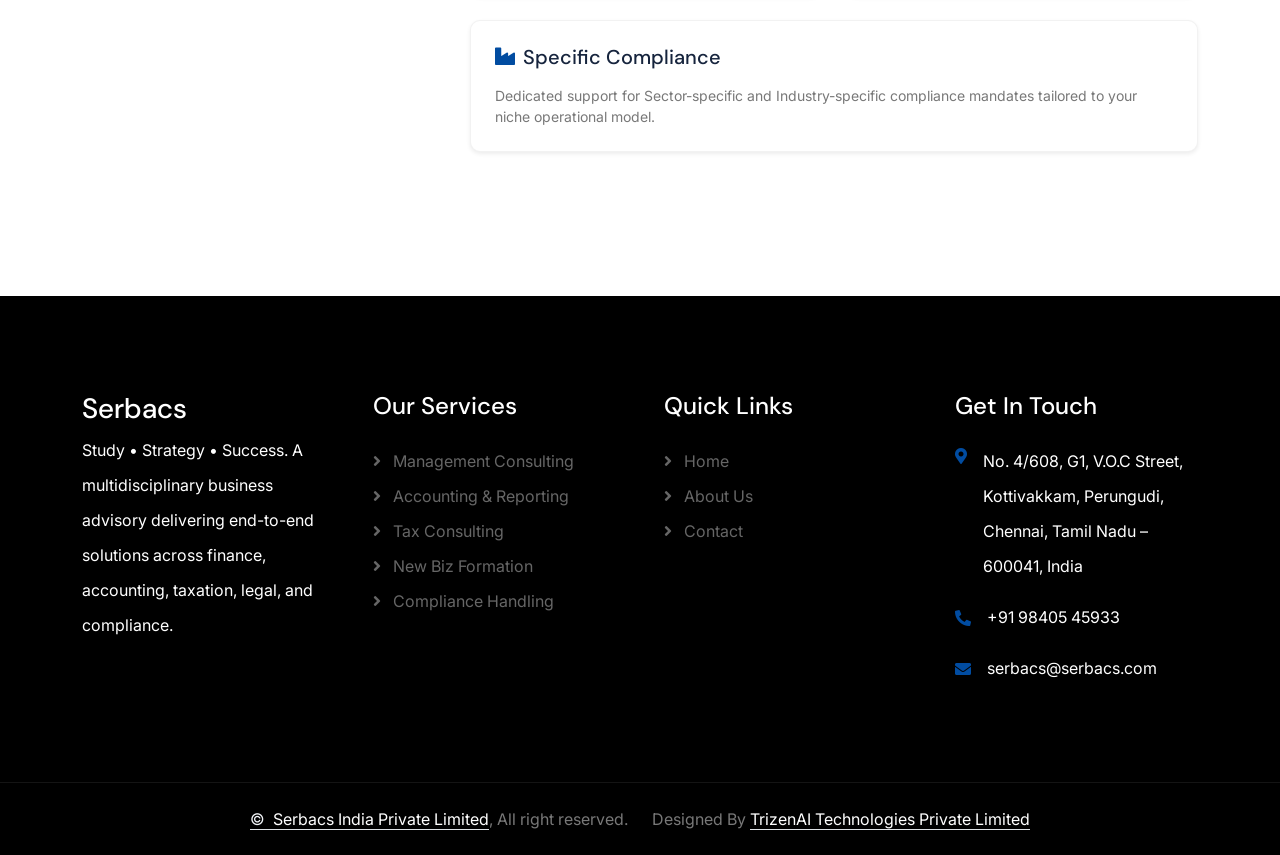
<file: compliance-handling.html>
<!DOCTYPE html>
<html lang="en">

    <head>
        <meta charset="utf-8">
        <title>Compliance Handling - Serbacs India Private Limited</title>
        <meta content="width=device-width, initial-scale=1.0" name="viewport">
        <meta content="" name="keywords">
        <meta content="" name="description">

        <!-- Google Web Fonts -->
        <link rel="preconnect" href="https://fonts.googleapis.com">
        <link rel="preconnect" href="https://fonts.gstatic.com" crossorigin>
        <link href="https://fonts.googleapis.com/css2?family=DM+Sans:ital,opsz,wght@0,9..40,100..1000;1,9..40,100..1000&family=Inter:slnt,wght@-10..0,100..900&display=swap" rel="stylesheet">

        <!-- Icon Font Stylesheet -->
        <link rel="stylesheet" href="https://use.fontawesome.com/releases/v5.15.4/css/all.css"/>
        <link href="https://cdn.jsdelivr.net/npm/bootstrap-icons@1.4.1/font/bootstrap-icons.css" rel="stylesheet">

        <!-- Libraries Stylesheet -->
        <link rel="stylesheet" href="lib/animate/animate.min.css"/>
        <link href="lib/lightbox/css/lightbox.min.css" rel="stylesheet">
        <link href="lib/owlcarousel/assets/owl.carousel.min.css" rel="stylesheet">


        <!-- Customized Bootstrap Stylesheet -->
        <link href="css/bootstrap.min.css" rel="stylesheet">

        <!-- Template Stylesheet -->
        <link href="css/style.css" rel="stylesheet">
    </head>

    <body>

        <!-- Spinner Start -->
        <div id="spinner" class="show bg-white position-fixed translate-middle w-100 vh-100 top-50 start-50 d-flex align-items-center justify-content-center">
            <div class="spinner-border text-primary" style="width: 3rem; height: 3rem;" role="status">
                <span class="sr-only">Loading...</span>
            </div>
        </div>
        <!-- Spinner End -->

        <!-- Topbar Start -->
        <div class="container-fluid topbar px-0 px-lg-4 bg-light py-2 d-none d-lg-block">
            <div class="container">
                <div class="row gx-0 align-items-center">
                    <div class="col-lg-8 text-center text-lg-start mb-lg-0">
                        <div class="d-flex flex-wrap">
                            <div class="border-end border-primary pe-3">
                                <a href="contact.html" class="text-muted small"><i class="fas fa-map-marker-alt text-primary me-2"></i>Chennai, Tamil Nadu</a>
                            </div>
                            <div class="ps-3">
                                <a href="mailto:serbacs@serbacs.com" class="text-muted small"><i class="fas fa-envelope text-primary me-2"></i>serbacs@serbacs.com</a>
                            </div>
                        </div>
                    </div>
                    <div class="col-lg-4 text-center text-lg-end">
                        <div class="d-flex justify-content-end">
                            </div>
                        </div>
                    </div>
                </div>
            </div>
        </div>
        <!-- Topbar End -->

        <!-- Navbar & Hero Start -->
        <div class="container-fluid nav-bar px-0 px-lg-4 py-lg-0">
            <div class="container">
                <nav class="navbar navbar-expand-lg navbar-light"> 
                    <a href="index.html" class="navbar-brand p-0">
                        <img src="img/logo/serbacslogo.png" alt="Logo">
                    </a>
                    <button class="navbar-toggler" type="button" data-bs-toggle="collapse" data-bs-target="#navbarCollapse">
                        <span class="fa fa-bars"></span>
                    </button>
                    <div class="collapse navbar-collapse" id="navbarCollapse">
                        <div class="navbar-nav mx-0 mx-lg-auto">
                            <a href="index.html" class="nav-item nav-link ">Home</a>
                            <a href="about.html" class="nav-item nav-link ">About</a>
                            
                                                    <!-- Services Dropdown -->
                        <div class="nav-item dropdown">
                            <a href="#" class="nav-link dropdown-toggle" data-bs-toggle="dropdown">Services</a>
                            <div class="dropdown-menu shadow border-0">
                                <a href="business-management-consulting.html" class="dropdown-item">Business Management Consulting</a>
                                <a href="accounting-reporting.html" class="dropdown-item">Accounting & Reporting</a>
                                <a href="banking-process.html" class="dropdown-item">Banking Process</a>
                                <a href="tax-consulting.html" class="dropdown-item">Tax Consulting</a>
                                <a href="new-business-formation.html" class="dropdown-item">New Business Formation</a>
                                <a href="subsidiary-formation.html" class="dropdown-item">Subsidiary Formation</a>
                                <a href="entity-restructuring.html" class="dropdown-item">Entity Restructuring</a>
                                <a href="legal-consulting.html" class="dropdown-item">Legal Consulting</a>
                                <a href="compliance-handling.html" class="dropdown-item">Compliance Handling</a>
                            </div>
                        </div>
                        <a href="contact.html" class="nav-item nav-link">Contact</a>
                        <div class="nav-btn px-3">
                                <a href="contact.html" class="btn btn-primary py-2 px-4 ms-3 flex-shrink-0">Get In Touch</a>
                            </div>
                        </div>
                    </div>
                    <div class="d-none d-xl-flex flex-shrink-0 ps-4">
                        <a href="tel:+919840545933" class="btn btn-light btn-lg-square rounded-circle position-relative wow tada" data-wow-delay=".9s">
                            <i class="fa fa-phone-alt fa-2x"></i>
                            <div class="position-absolute" style="top: 7px; right: 12px;">
                                <span><i class="fa fa-comment-dots text-secondary"></i></span>
                            </div>
                        </a>
                        <div class="d-flex flex-column ms-3">
                            <span>Call to Our Experts</span>
                            <a href="tel:+919840545933"><span class="text-dark">Free: +91 98405 45933</span></a>
                        </div>
                    </div>
                </nav>
            </div>
        </div>
        <!-- Navbar & Hero End -->

        <!-- Header Start -->
        <div class="container-fluid bg-breadcrumb py-5" style="background: linear-gradient(rgba(0, 0, 0, 0.5), rgba(0, 0, 0, 0.5)), url(img/bredcrumb/compliance-handling.png); background-size: cover; background-position: center;">
            <div class="container py-5 text-center">
                <h1 class="text-white display-3 mb-4 wow fadeInDown" data-wow-delay="0.1s">Compliance Handling</h1>
                <ol class="breadcrumb justify-content-center mb-0 wow fadeInDown" data-wow-delay="0.3s">
                    <li class="breadcrumb-item"><a href="index.html">Home</a></li>
                    <li class="breadcrumb-item active text-white">Compliance Handling</li>
                </ol>
            </div>
        </div>
        <!-- Header End -->

        <!-- Service Detail Start -->
        <div class="container-fluid py-5">
            <div class="container py-5">
                <div class="row g-5">
                    <div class="col-lg-4 wow fadeInUp" data-wow-delay="0.1s">
                        <div class="bg-light rounded p-5 mb-5 service-detail-sidebar shadow-sm">
                            <h4 class="mb-4">Our Expertise</h4>
                            <div class="list-group">
                                <a href="business-management-consulting.html" class="list-group-item list-group-item-action">Business Management</a>
                                <a href="accounting-reporting.html" class="list-group-item list-group-item-action">Accounting & Reporting</a>
                                <a href="banking-process.html" class="list-group-item list-group-item-action">Banking Process</a>
                                <a href="tax-consulting.html" class="list-group-item list-group-item-action">Tax Consulting</a>
                                <a href="new-business-formation.html" class="list-group-item list-group-item-action">New Business Formation</a>
                                <a href="subsidiary-formation.html" class="list-group-item list-group-item-action">Subsidiary Formation</a>
                                <a href="entity-restructuring.html" class="list-group-item list-group-item-action">Entity Restructuring</a>
                                <a href="legal-consulting.html" class="list-group-item list-group-item-action">Legal Consulting</a>
                                <a href="compliance-handling.html" class="list-group-item list-group-item-action active">Compliance Handling</a>
                            </div>
                        </div>
                        <div class="bg-primary rounded p-5 text-center shadow">
                            <h4 class="text-white mb-4">Focus Better</h4>
                            <p class="text-white mb-4">Complete compliance management ensuring businesses meet all regulatory requirements without disruption.</p>
                            <a href="contact.html" class="btn btn-light rounded-pill py-2 px-4 shadow-sm">Get In Touch</a>
                        </div>
                    </div>
                    <div class="col-lg-8 wow fadeInUp" data-wow-delay="0.3s">
                        <div class="service-detail">
                            <img class="img-fluid w-100 rounded mb-5 shadow-sm service-main-img" src="img/services/compliance-handling.png" alt="Compliance Handling">
                            <h2 class="display-6 mb-4">Complete Regulatory Compliance Management</h2>
                            <p class="mb-4">Serbacs provides complete compliance management, ensuring businesses meet all regulatory requirements without operational disruption. Our proactive approach allows you to focus on your core business goals while we handle the intricacies of statutory governance.</p>
                            
                            <h4 class="mb-4">Compliance Coverage</h4>
                            <div class="row g-4 mb-5">
                                <div class="col-md-6">
                                    <div class="p-4 bg-white rounded h-100 shadow-sm service-component-card">
                                        <h5 class="mb-3"><i class="fas fa-landmark text-primary me-2"></i>MCA/ROC Compliance</h5>
                                        <p class="mb-0 small">Handling both Annual and Event-based compliance requirements with the Ministry of Corporate Affairs and Registrar of Companies.</p>
                                    </div>
                                </div>
                                <div class="col-md-6">
                                    <div class="p-4 bg-white rounded h-100 shadow-sm service-component-card">
                                        <h5 class="mb-3"><i class="fas fa-file-invoice-dollar text-primary me-2"></i>GST Compliance</h5>
                                        <p class="mb-0 small">End-to-end management of Goods and Services Tax requirements, ensuring accurate filings and timely adherence to laws.</p>
                                    </div>
                                </div>
                                <div class="col-md-6">
                                    <div class="p-4 bg-white rounded h-100 shadow-sm service-component-card">
                                        <h5 class="mb-3"><i class="fas fa-hand-holding-usd text-primary me-2"></i>Income Tax Compliance</h5>
                                        <p class="mb-0 small">Strategic management of direct tax requirements, including periodic reports, filings, and regulatory interface.</p>
                                    </div>
                                </div>
                                <div class="col-md-6">
                                    <div class="p-4 bg-white rounded h-100 shadow-sm service-component-card">
                                        <h5 class="mb-3"><i class="fas fa-user-tie text-primary me-2"></i>Labour Law Compliance</h5>
                                        <p class="mb-0 small">Ensuring meticulous adherence to various labour regulations and employee social security statutory requirements.</p>
                                    </div>
                                </div>
                                <div class="col-12">
                                    <div class="p-4 bg-white rounded h-100 shadow-sm service-component-card">
                                        <h5 class="mb-3"><i class="fas fa-industry text-primary me-2"></i>Specific Compliance</h5>
                                        <p class="mb-0 small">Dedicated support for Sector-specific and Industry-specific compliance mandates tailored to your niche operational model.</p>
                                    </div>
                                </div>
                            </div>
                        </div>
                    </div>
                </div>
            </div>
        </div>
        <!-- Service Detail End -->

        <!-- Footer Start -->
        <div class="container-fluid footer py-5 wow fadeIn" data-wow-delay="0.2s">
            <div class="container py-5">
                <div class="row g-5">
                    <div class="col-md-6 col-lg-6 col-xl-3">
                        <div class="footer-item">
                            <a href="index.html" class="p-0">
                                <h3 class="text-white">Serbacs</h3>
                            </a>
                            <p class="text-white mb-4">Study • Strategy • Success. A multidisciplinary business advisory delivering end-to-end solutions across finance, accounting, taxation, legal, and compliance.</p>
                        </div>
                    </div>
                    <div class="col-md-6 col-lg-6 col-xl-3">
                        <div class="footer-item">
                            <h4 class="text-white mb-4">Our Services</h4>
                            <a href="business-management-consulting.html"><i class="fas fa-angle-right me-2"></i> Management Consulting</a>
                            <a href="accounting-reporting.html"><i class="fas fa-angle-right me-2"></i> Accounting & Reporting</a>
                            <a href="tax-consulting.html"><i class="fas fa-angle-right me-2"></i> Tax Consulting</a>
                            <a href="new-business-formation.html"><i class="fas fa-angle-right me-2"></i> New Biz Formation</a>
                            <a href="compliance-handling.html"><i class="fas fa-angle-right me-2"></i> Compliance Handling</a>
                        </div>
                    </div>
                    <div class="col-md-6 col-lg-6 col-xl-3">
                        <div class="footer-item">
                            <h4 class="text-white mb-4">Quick Links</h4>
                            <a href="index.html"><i class="fas fa-angle-right me-2"></i> Home</a>
                            <a href="about.html"><i class="fas fa-angle-right me-2"></i> About Us</a>
                            <a href="contact.html"><i class="fas fa-angle-right me-2"></i> Contact</a>
                        </div>
                    </div>
                    <div class="col-md-6 col-lg-6 col-xl-3">
                        <div class="footer-item">
                            <h4 class="text-white mb-4">Get In Touch</h4>
                            <div class="d-flex align-items-start mb-3">
                                <i class="fas fa-map-marker-alt text-primary me-3 mt-1"></i>
                                <p class="text-white mb-0">No. 4/608, G1, V.O.C Street, Kottivakkam, Perungudi, Chennai, Tamil Nadu – 600041, India</p>
                            </div>
                            <div class="d-flex align-items-center mb-3">
                                <i class="fa fa-phone-alt text-primary me-3"></i>
                                <p class="text-white mb-0">+91 98405 45933</p>
                            </div>
                            <div class="d-flex align-items-center">
                                <i class="fas fa-envelope text-primary me-3"></i>
                                <p class="text-white mb-0">serbacs@serbacs.com</p>
                            </div>
                        </div>
                    </div>
                </div>
            </div>
        </div>
        <!-- Footer End -->
        
        <!-- footer-bottom Start -->
        <div class="container-fluid footer-bottom py-4">
            <div class="container">
                <div class="row g-4 align-items-center">
                    <div class="col-md-6 text-center text-md-end mb-md-0">
                        <span class="text-body"><a href="index.html" class="border-bottom text-white"><span class="text-light me-2">&copy;</span>Serbacs India Private Limited</a>, All right reserved.</span>
                    </div>
                    <div class="col-md-6 text-center text-md-start text-body">
                        Designed By <a class="border-bottom text-white" href="https://www.trizen-ai.com/">TrizenAI Technologies Private Limited</a>
                    </div>
                </div>
            </div>
        </div>
        <!-- footer-bottom End -->

        <!-- Back to Top -->
        <a href="#" class="btn btn-primary btn-lg-square rounded-circle back-to-top"><i class="fa fa-arrow-up"></i></a>   

        <!-- JavaScript Libraries -->
        <script src="https://ajax.googleapis.com/ajax/libs/jquery/3.6.4/jquery.min.js"></script>
        <script src="https://cdn.jsdelivr.net/npm/bootstrap@5.0.0/dist/js/bootstrap.bundle.min.js"></script>
        <script src="lib/wow/wow.min.js"></script>
        <script src="lib/easing/easing.min.js"></script>
        <script src="lib/waypoints/waypoints.min.js"></script>
        <script src="lib/counterup/counterup.min.js"></script>
        <script src="lib/lightbox/js/lightbox.min.js"></script>
        <script src="lib/owlcarousel/owl.carousel.min.js"></script>
        
        <!-- Template Javascript -->
        <script src="js/main.js"></script>
    </body>

</html>
</file>
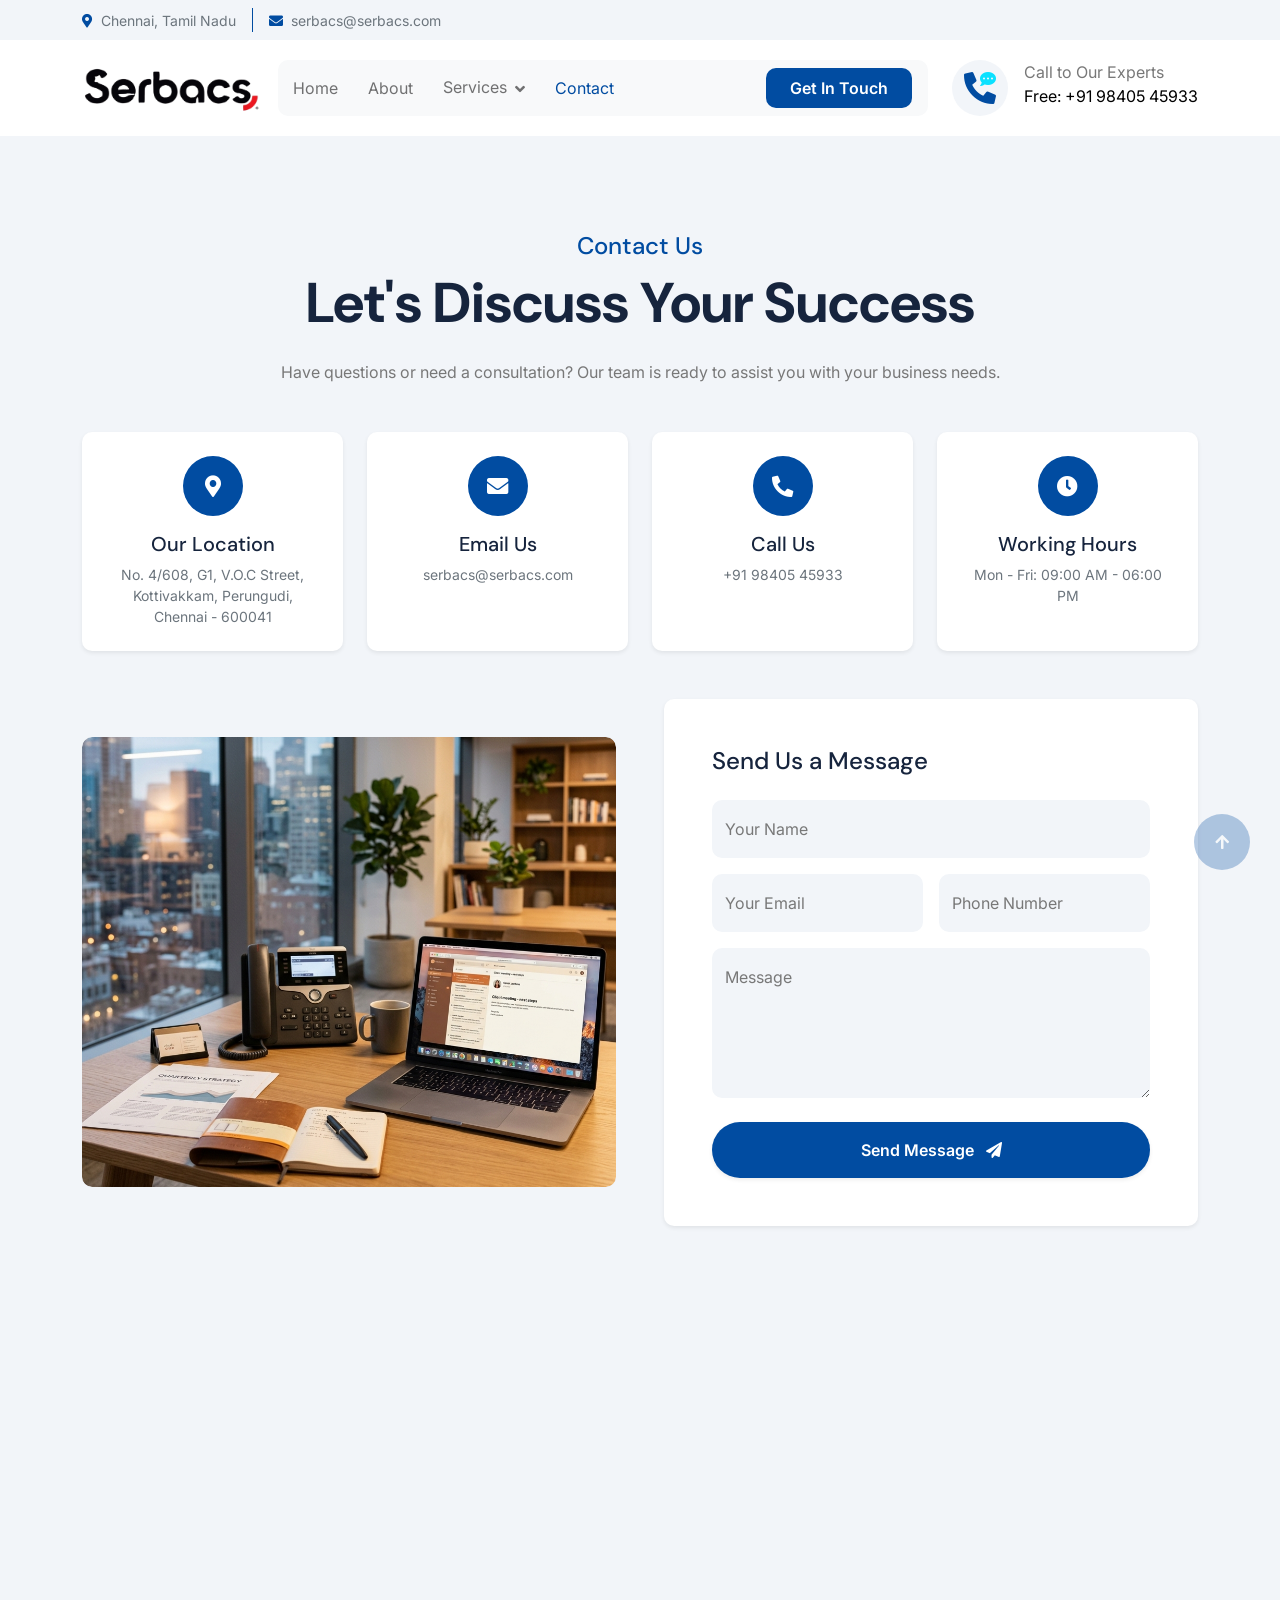
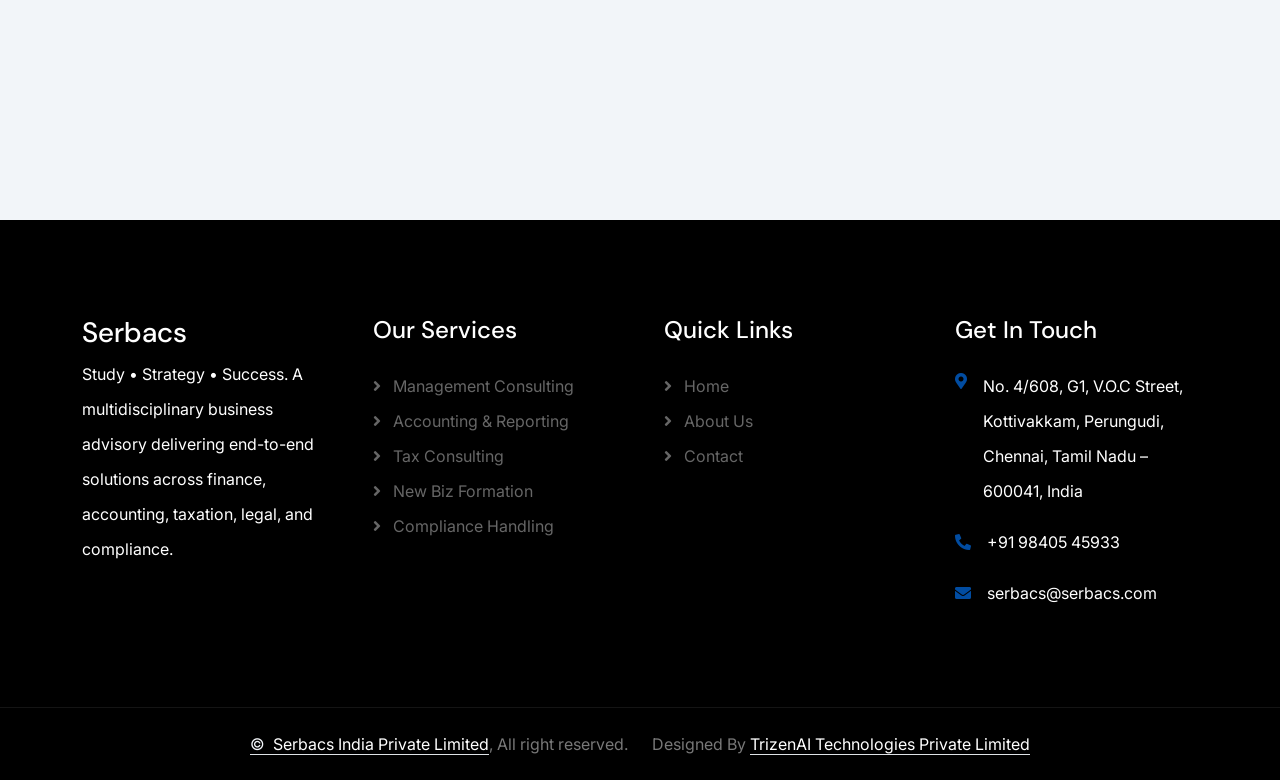
<file: contact.html>
<!DOCTYPE html>
<html lang="en">

<head>
    <meta charset="utf-8">
    <title>Serbacs India Private Limited - Contact Us</title>
    <meta content="width=device-width, initial-scale=1.0" name="viewport">
    <meta content="" name="keywords">
    <meta content="" name="description">

    <!-- Google Web Fonts -->
    <link rel="preconnect" href="https://fonts.googleapis.com">
    <link rel="preconnect" href="https://fonts.gstatic.com" crossorigin>
    <link
        href="https://fonts.googleapis.com/css2?family=DM+Sans:ital,opsz,wght@0,9..40,100..1000;1,9..40,100..1000&family=Inter:slnt,wght@-10..0,100..900&display=swap"
        rel="stylesheet">

    <!-- Icon Font Stylesheet -->
    <link rel="stylesheet" href="https://use.fontawesome.com/releases/v5.15.4/css/all.css" />
    <link href="https://cdn.jsdelivr.net/npm/bootstrap-icons@1.4.1/font/bootstrap-icons.css" rel="stylesheet">

    <!-- Libraries Stylesheet -->
    <link rel="stylesheet" href="lib/animate/animate.min.css" />
    <link href="lib/lightbox/css/lightbox.min.css" rel="stylesheet">
    <link href="lib/owlcarousel/assets/owl.carousel.min.css" rel="stylesheet">


    <!-- Customized Bootstrap Stylesheet -->
    <link href="css/bootstrap.min.css" rel="stylesheet">

    <!-- Template Stylesheet -->
    <link href="css/style.css" rel="stylesheet">
</head>

<body>

    <!-- Spinner Start -->
    <div id="spinner"
        class="show bg-white position-fixed translate-middle w-100 vh-100 top-50 start-50 d-flex align-items-center justify-content-center">
        <div class="spinner-border text-primary" style="width: 3rem; height: 3rem;" role="status">
            <span class="sr-only">Loading...</span>
        </div>
    </div>
    <!-- Spinner End -->

    <!-- Topbar Start -->
    <div class="container-fluid topbar px-0 px-lg-4 bg-light py-2 d-none d-lg-block">
        <div class="container">
            <div class="row gx-0 align-items-center">
                <div class="col-lg-8 text-center text-lg-start mb-lg-0">
                    <div class="d-flex flex-wrap">
                        <div class="border-end border-primary pe-3">
                            <a href="contact.html" class="text-muted small"><i
                                    class="fas fa-map-marker-alt text-primary me-2"></i>Chennai, Tamil Nadu</a>
                        </div>
                        <div class="ps-3">
                            <a href="mailto:serbacs@serbacs.com" class="text-muted small"><i
                                    class="fas fa-envelope text-primary me-2"></i>serbacs@serbacs.com</a>
                        </div>
                    </div>
                </div>
                <div class="col-lg-4 text-center text-lg-end">
                    <div class="d-flex justify-content-end">
                    </div>
                </div>
            </div>
        </div>
    </div>
    <!-- Topbar End -->

    <!-- Navbar & Hero Start -->
    <div class="container-fluid nav-bar px-0 px-lg-4 py-lg-0">
        <div class="container">
            <nav class="navbar navbar-expand-lg navbar-light">
                <a href="index.html" class="navbar-brand p-0">
                    <img src="img/logo/serbacslogo.png" alt="Logo">
                </a>
                <button class="navbar-toggler" type="button" data-bs-toggle="collapse" data-bs-target="#navbarCollapse">
                    <span class="fa fa-bars"></span>
                </button>
                <div class="collapse navbar-collapse" id="navbarCollapse">
                    <div class="navbar-nav mx-0 mx-lg-auto">
                        <a href="index.html" class="nav-item nav-link ">Home</a>
                        <a href="about.html" class="nav-item nav-link ">About</a>

                        <!-- Services Dropdown -->
                        <div class="nav-item dropdown">
                            <a href="#" class="nav-link dropdown-toggle" data-bs-toggle="dropdown">Services</a>
                            <div class="dropdown-menu shadow border-0">
                                <a href="business-management-consulting.html" class="dropdown-item">Business Management Consulting</a>
                                <a href="accounting-reporting.html" class="dropdown-item">Accounting & Reporting</a>
                                <a href="banking-process.html" class="dropdown-item">Banking Process</a>
                                <a href="tax-consulting.html" class="dropdown-item">Tax Consulting</a>
                                <a href="new-business-formation.html" class="dropdown-item">New Business Formation</a>
                                <a href="subsidiary-formation.html" class="dropdown-item">Subsidiary Formation</a>
                                <a href="entity-restructuring.html" class="dropdown-item">Entity Restructuring</a>
                                <a href="legal-consulting.html" class="dropdown-item">Legal Consulting</a>
                                <a href="compliance-handling.html" class="dropdown-item">Compliance Handling</a>
                            </div>
                        </div>
                        <a href="contact.html" class="nav-item nav-link active">Contact</a>
                        <div class="nav-btn px-3">
                            <a href="contact.html" class="btn btn-primary py-2 px-4 ms-3 flex-shrink-0">Get In Touch</a>
                        </div>
                    </div>
                </div>
                <div class="d-none d-xl-flex flex-shrink-0 ps-4">
                    <a href="tel:+919840545933"
                        class="btn btn-light btn-lg-square rounded-circle position-relative wow tada"
                        data-wow-delay=".9s">
                        <i class="fa fa-phone-alt fa-2x"></i>
                        <div class="position-absolute" style="top: 7px; right: 12px;">
                            <span><i class="fa fa-comment-dots text-secondary"></i></span>
                        </div>
                    </a>
                    <div class="d-flex flex-column ms-3">
                        <span>Call to Our Experts</span>
                        <a href="tel:+91 98405 45933"><span class="text-dark">Free: +91 98405 45933</span></a>
                    </div>
                </div>
            </nav>
        </div>
    </div>
    <!-- Navbar & Hero End -->

    <!-- Contact Start -->
    <div class="container-fluid contact bg-light py-5">
        <div class="container py-5">
            <div class="text-center mx-auto pb-5 wow fadeInUp" data-wow-delay="0.2s" style="max-width: 800px;">
                <h4 class="text-primary">Contact Us</h4>
                <h1 class="display-4 mb-4">Let's Discuss Your Success</h1>
                <p class="mb-0">Have questions or need a consultation? Our team is ready to assist you with your
                    business needs.</p>
            </div>

            <div class="row g-4 mb-5">
                <div class="col-md-6 col-lg-3 wow fadeInUp" data-wow-delay="0.1s">
                    <div class="contact-add-item bg-white rounded p-4 shadow-sm text-center h-100">
                        <div class="contact-icon bg-primary text-white rounded-circle p-3 mx-auto mb-3"
                            style="width: 60px; height: 60px; display: flex; align-items: center; justify-content: center;">
                            <i class="fas fa-map-marker-alt fa-lg"></i>
                        </div>
                        <h5 class="mb-2">Our Location</h5>
                        <p class="mb-0 small text-muted">No. 4/608, G1, V.O.C Street, Kottivakkam, Perungudi, Chennai - 600041</p>
                    </div>
                </div>
                <div class="col-md-6 col-lg-3 wow fadeInUp" data-wow-delay="0.2s">
                    <div class="contact-add-item bg-white rounded p-4 shadow-sm text-center h-100">
                        <div class="contact-icon bg-primary text-white rounded-circle p-3 mx-auto mb-3"
                            style="width: 60px; height: 60px; display: flex; align-items: center; justify-content: center;">
                            <i class="fas fa-envelope fa-lg"></i>
                        </div>
                        <h5 class="mb-2">Email Us</h5>
                        <p class="mb-0 small text-muted">serbacs@serbacs.com</p>
                    </div>
                </div>
                <div class="col-md-6 col-lg-3 wow fadeInUp" data-wow-delay="0.3s">
                    <div class="contact-add-item bg-white rounded p-4 shadow-sm text-center h-100">
                        <div class="contact-icon bg-primary text-white rounded-circle p-3 mx-auto mb-3"
                            style="width: 60px; height: 60px; display: flex; align-items: center; justify-content: center;">
                            <i class="fa fa-phone-alt fa-lg"></i>
                        </div>
                        <h5 class="mb-2">Call Us</h5>
                        <p class="mb-0 small text-muted">+91 98405 45933</p>
                    </div>
                </div>
                <div class="col-md-6 col-lg-3 wow fadeInUp" data-wow-delay="0.4s">
                    <div class="contact-add-item bg-white rounded p-4 shadow-sm text-center h-100">
                        <div class="contact-icon bg-primary text-white rounded-circle p-3 mx-auto mb-3"
                            style="width: 60px; height: 60px; display: flex; align-items: center; justify-content: center;">
                            <i class="fas fa-clock fa-lg"></i>
                        </div>
                        <h5 class="mb-2">Working Hours</h5>
                        <p class="mb-0 small text-muted">Mon - Fri: 09:00 AM - 06:00 PM</p>
                    </div>
                </div>
            </div>

            <div class="row g-5 align-items-center">
                <div class="col-lg-6 wow fadeInLeft" data-wow-delay="0.2s">
                    <div class="contact-img rounded overflow-hidden">
                        <img src="img/contact-professional.png" class="img-fluid w-100 rounded shadow" style="max-height: 450px; object-fit: cover;" alt="Contact Us">
                    </div>
                </div>
                <div class="col-lg-6 wow fadeInRight" data-wow-delay="0.4s">
                    <div class="bg-white rounded p-5 shadow-sm">
                        <h4 class="mb-4">Send Us a Message</h4>
                        <form>
                            <div class="row g-3">
                                <div class="col-12">
                                    <div class="form-floating">
                                        <input type="text" class="form-control border-0 bg-light" id="name" placeholder="Your Name">
                                        <label for="name">Your Name</label>
                                    </div>
                                </div>
                                <div class="col-md-6">
                                    <div class="form-floating">
                                        <input type="email" class="form-control border-0 bg-light" id="email" placeholder="Your Email">
                                        <label for="email">Your Email</label>
                                    </div>
                                </div>
                                <div class="col-md-6">
                                    <div class="form-floating">
                                        <input type="text" class="form-control border-0 bg-light" id="phone" placeholder="Phone Number">
                                        <label for="phone">Phone Number</label>
                                    </div>
                                </div>
                                <div class="col-12">
                                    <div class="form-floating">
                                        <textarea class="form-control border-0 bg-light" placeholder="Leave a message here" id="message" style="height: 150px"></textarea>
                                        <label for="message">Message</label>
                                    </div>
                                </div>
                                <div class="col-12 mt-4">
                                    <button class="btn btn-primary w-100 py-3 rounded-pill shadow-sm">Send Message <i class="fas fa-paper-plane ms-2"></i></button>
                                </div>
                            </div>
                        </form>
                    </div>
                </div>
            </div>
        </div>

        <div class="container-fluid p-0 mt-5 wow fadeInUp" data-wow-delay="0.2s">
            <div class="map-container" style="height: 450px;">
                <iframe class="w-100 h-100" style="border:0;" src="https://www.google.com/maps/embed?pb=!1m18!1m12!1m3!1d3888.24354245785!2d80.2458!3d12.9555!2m3!1f0!2f0!3f0!3m2!1i1024!2i768!4f13.1!3m3!1m2!1s0x3a525d6f48000001%3A0x7d25e0a0a0a0a0a0!2sKottivakkam%2C%20Chennai%2C%20Tamil%20Nadu!5e0!3m2!1sen!2sin!4v1711530000000!5m2!1sen!2sin" allowfullscreen="" loading="lazy"></iframe>
            </div>
        </div>
    </div>
    <!-- Contact End -->

    <!-- Footer Start -->
    <div class="container-fluid footer py-5 wow fadeIn" data-wow-delay="0.2s">
        <div class="container py-5">
            <div class="row g-5">
                <div class="col-md-6 col-lg-6 col-xl-3">
                    <div class="footer-item">
                        <a href="index.html" class="p-0">
                            <h3 class="text-white">Serbacs</h3>
                        </a>
                        <p class="text-white mb-4">Study • Strategy • Success. A multidisciplinary business advisory delivering end-to-end solutions across finance, accounting, taxation, legal, and compliance.</p>
                    </div>
                </div>
                <div class="col-md-6 col-lg-6 col-xl-3">
                    <div class="footer-item">
                        <h4 class="text-white mb-4">Our Services</h4>
                        <a href="business-management-consulting.html"><i class="fas fa-angle-right me-2"></i> Management Consulting</a>
                        <a href="accounting-reporting.html"><i class="fas fa-angle-right me-2"></i> Accounting & Reporting</a>
                        <a href="tax-consulting.html"><i class="fas fa-angle-right me-2"></i> Tax Consulting</a>
                        <a href="new-business-formation.html"><i class="fas fa-angle-right me-2"></i> New Biz Formation</a>
                        <a href="compliance-handling.html"><i class="fas fa-angle-right me-2"></i> Compliance Handling</a>
                    </div>
                </div>
                <div class="col-md-6 col-lg-6 col-xl-3">
                    <div class="footer-item">
                        <h4 class="text-white mb-4">Quick Links</h4>
                        <a href="index.html"><i class="fas fa-angle-right me-2"></i> Home</a>
                        <a href="about.html"><i class="fas fa-angle-right me-2"></i> About Us</a>
                        <a href="contact.html"><i class="fas fa-angle-right me-2"></i> Contact</a>
                    </div>
                </div>
                <div class="col-md-6 col-lg-6 col-xl-3">
                    <div class="footer-item">
                        <h4 class="text-white mb-4">Get In Touch</h4>
                        <div class="d-flex align-items-start mb-3">
                            <i class="fas fa-map-marker-alt text-primary me-3 mt-1"></i>
                            <p class="text-white mb-0">No. 4/608, G1, V.O.C Street, Kottivakkam, Perungudi, Chennai, Tamil Nadu – 600041, India</p>
                        </div>
                        <div class="d-flex align-items-center mb-3">
                            <i class="fa fa-phone-alt text-primary me-3"></i>
                            <p class="text-white mb-0">+91 98405 45933</p>
                        </div>
                        <div class="d-flex align-items-center">
                            <i class="fas fa-envelope text-primary me-3"></i>
                            <p class="text-white mb-0">serbacs@serbacs.com</p>
                        </div>
                    </div>
                </div>
            </div>
        </div>
    </div>
    <!-- Footer End -->

    <!-- footer-bottom Start -->
    <div class="container-fluid footer-bottom py-4">
        <div class="container">
            <div class="row g-4 align-items-center">
                <div class="col-md-6 text-center text-md-end mb-md-0">
                    <span class="text-body"><a href="index.html" class="border-bottom text-white"><span class="text-light me-2">&copy;</span>Serbacs India Private Limited</a>, All right reserved.</span>
                </div>
                <div class="col-md-6 text-center text-md-start text-body">
                    Designed By <a class="border-bottom text-white" href="https://www.trizen-ai.com/">TrizenAI Technologies Private Limited</a>
                </div>
            </div>
        </div>
    </div>
    <!-- footer-bottom End -->

    <!-- Back to Top -->
    <a href="#" class="btn btn-primary btn-lg-square rounded-circle back-to-top"><i class="fa fa-arrow-up"></i></a>

    <!-- JavaScript Libraries -->
    <script src="https://ajax.googleapis.com/ajax/libs/jquery/3.6.4/jquery.min.js"></script>
    <script src="https://cdn.jsdelivr.net/npm/bootstrap@5.0.0/dist/js/bootstrap.bundle.min.js"></script>
    <script src="lib/wow/wow.min.js"></script>
    <script src="lib/easing/easing.min.js"></script>
    <script src="lib/waypoints/waypoints.min.js"></script>
    <script src="lib/counterup/counterup.min.js"></script>
    <script src="lib/lightbox/js/lightbox.min.js"></script>
    <script src="lib/owlcarousel/owl.carousel.min.js"></script>

    <!-- Template Javascript -->
    <script src="js/main.js"></script>
</body>

</html>
</file>
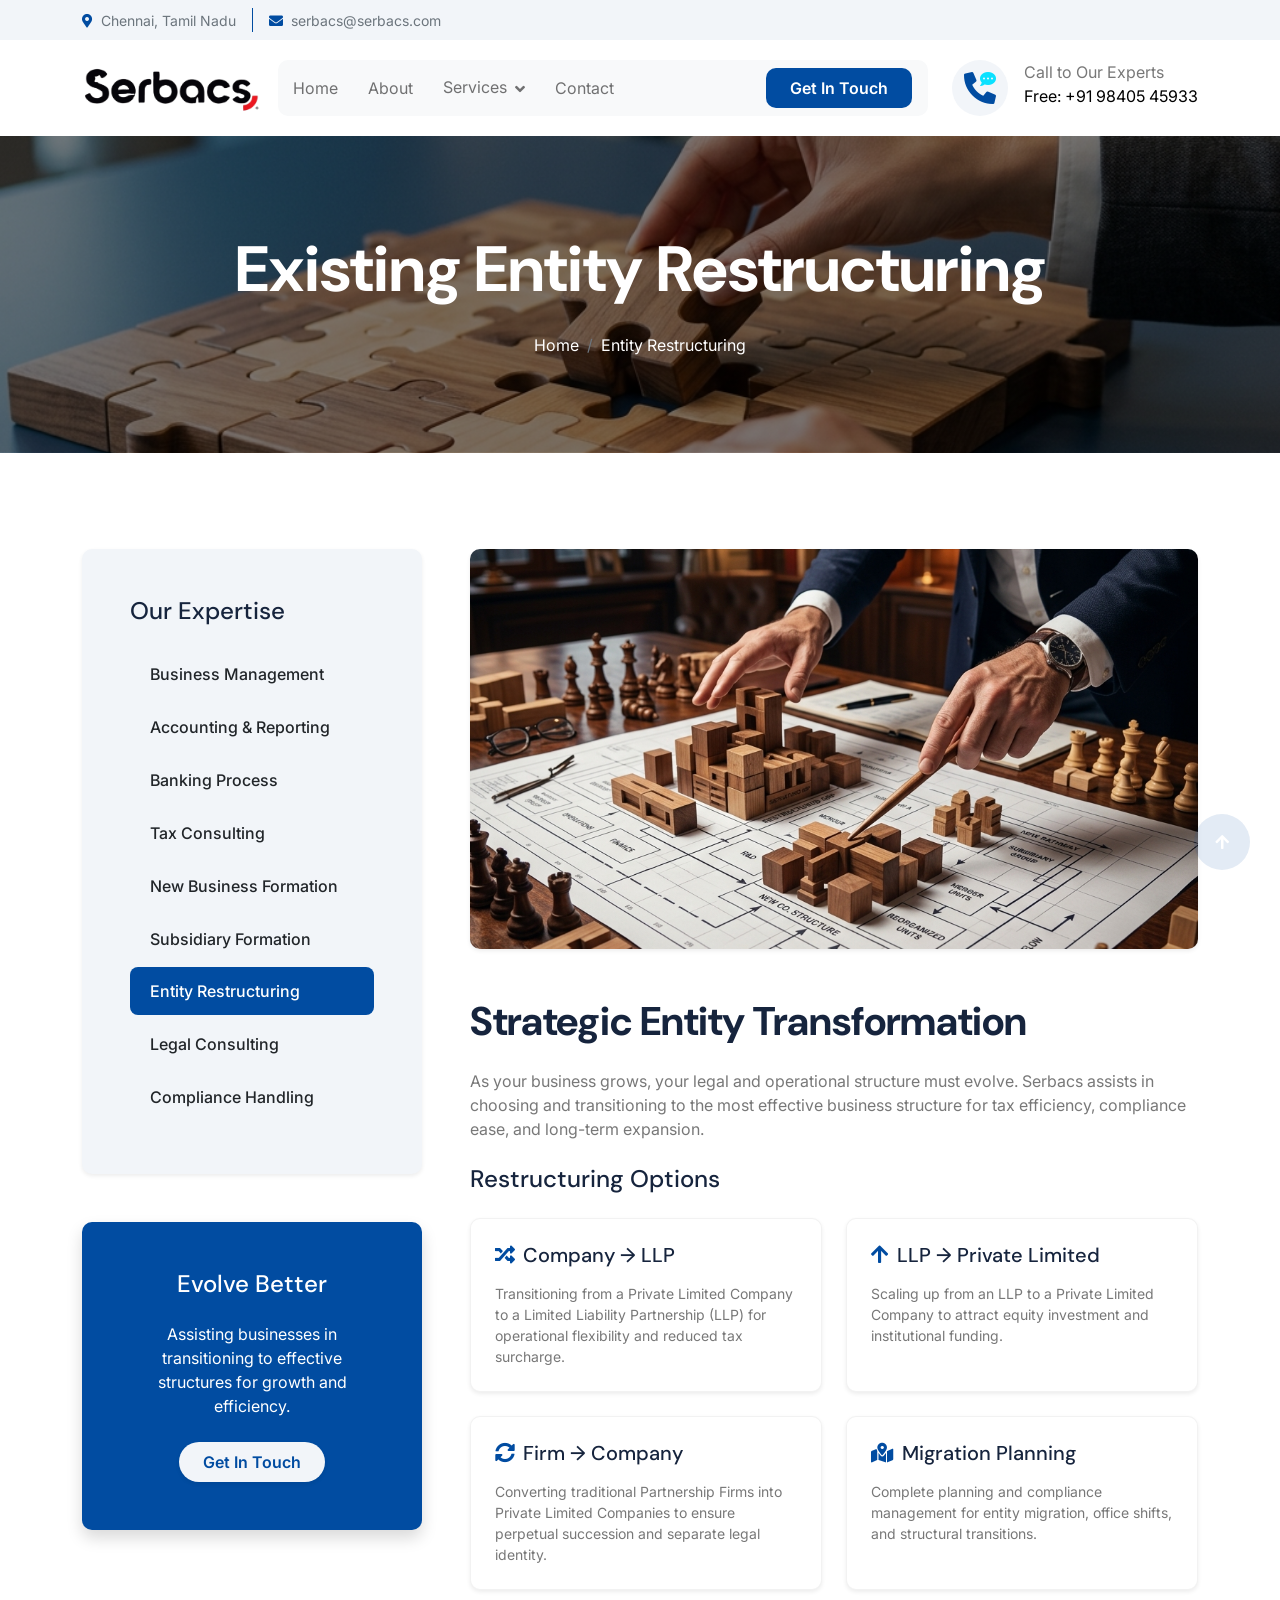
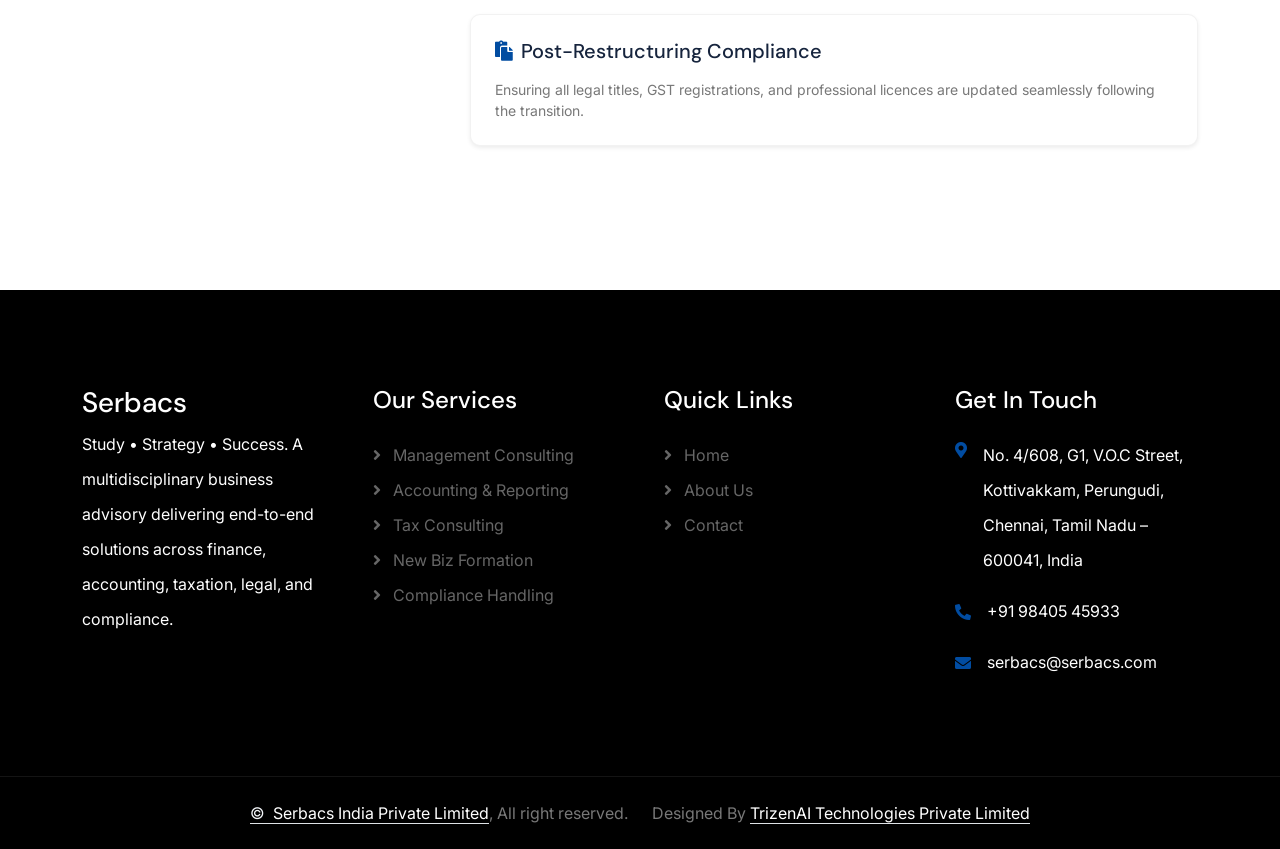
<file: entity-restructuring.html>
<!DOCTYPE html>
<html lang="en">

    <head>
        <meta charset="utf-8">
        <title>Entity Restructuring - Serbacs India Private Limited</title>
        <meta content="width=device-width, initial-scale=1.0" name="viewport">
        <meta content="" name="keywords">
        <meta content="" name="description">

        <!-- Google Web Fonts -->
        <link rel="preconnect" href="https://fonts.googleapis.com">
        <link rel="preconnect" href="https://fonts.gstatic.com" crossorigin>
        <link href="https://fonts.googleapis.com/css2?family=DM+Sans:ital,opsz,wght@0,9..40,100..1000;1,9..40,100..1000&family=Inter:slnt,wght@-10..0,100..900&display=swap" rel="stylesheet">

        <!-- Icon Font Stylesheet -->
        <link rel="stylesheet" href="https://use.fontawesome.com/releases/v5.15.4/css/all.css"/>
        <link href="https://cdn.jsdelivr.net/npm/bootstrap-icons@1.4.1/font/bootstrap-icons.css" rel="stylesheet">

        <!-- Libraries Stylesheet -->
        <link rel="stylesheet" href="lib/animate/animate.min.css"/>
        <link href="lib/lightbox/css/lightbox.min.css" rel="stylesheet">
        <link href="lib/owlcarousel/assets/owl.carousel.min.css" rel="stylesheet">


        <!-- Customized Bootstrap Stylesheet -->
        <link href="css/bootstrap.min.css" rel="stylesheet">

        <!-- Template Stylesheet -->
        <link href="css/style.css" rel="stylesheet">
    </head>

    <body>

        <!-- Spinner Start -->
        <div id="spinner" class="show bg-white position-fixed translate-middle w-100 vh-100 top-50 start-50 d-flex align-items-center justify-content-center">
            <div class="spinner-border text-primary" style="width: 3rem; height: 3rem;" role="status">
                <span class="sr-only">Loading...</span>
            </div>
        </div>
        <!-- Spinner End -->

        <!-- Topbar Start -->
        <div class="container-fluid topbar px-0 px-lg-4 bg-light py-2 d-none d-lg-block">
            <div class="container">
                <div class="row gx-0 align-items-center">
                    <div class="col-lg-8 text-center text-lg-start mb-lg-0">
                        <div class="d-flex flex-wrap">
                            <div class="border-end border-primary pe-3">
                                <a href="contact.html" class="text-muted small"><i class="fas fa-map-marker-alt text-primary me-2"></i>Chennai, Tamil Nadu</a>
                            </div>
                            <div class="ps-3">
                                <a href="mailto:serbacs@serbacs.com" class="text-muted small"><i class="fas fa-envelope text-primary me-2"></i>serbacs@serbacs.com</a>
                            </div>
                        </div>
                    </div>
                    <div class="col-lg-4 text-center text-lg-end">
                        <div class="d-flex justify-content-end">
                            </div>
                        </div>
                    </div>
                </div>
            </div>
        </div>
        <!-- Topbar End -->

        <!-- Navbar & Hero Start -->
        <div class="container-fluid nav-bar px-0 px-lg-4 py-lg-0">
            <div class="container">
                <nav class="navbar navbar-expand-lg navbar-light"> 
                    <a href="index.html" class="navbar-brand p-0">
                        <img src="img/logo/serbacslogo.png" alt="Logo">
                    </a>
                    <button class="navbar-toggler" type="button" data-bs-toggle="collapse" data-bs-target="#navbarCollapse">
                        <span class="fa fa-bars"></span>
                    </button>
                    <div class="collapse navbar-collapse" id="navbarCollapse">
                        <div class="navbar-nav mx-0 mx-lg-auto">
                            <a href="index.html" class="nav-item nav-link ">Home</a>
                            <a href="about.html" class="nav-item nav-link ">About</a>
                            
                                                    <!-- Services Dropdown -->
                        <div class="nav-item dropdown">
                            <a href="#" class="nav-link dropdown-toggle" data-bs-toggle="dropdown">Services</a>
                            <div class="dropdown-menu shadow border-0">
                                <a href="business-management-consulting.html" class="dropdown-item">Business Management Consulting</a>
                                <a href="accounting-reporting.html" class="dropdown-item">Accounting & Reporting</a>
                                <a href="banking-process.html" class="dropdown-item">Banking Process</a>
                                <a href="tax-consulting.html" class="dropdown-item">Tax Consulting</a>
                                <a href="new-business-formation.html" class="dropdown-item">New Business Formation</a>
                                <a href="subsidiary-formation.html" class="dropdown-item">Subsidiary Formation</a>
                                <a href="entity-restructuring.html" class="dropdown-item">Entity Restructuring</a>
                                <a href="legal-consulting.html" class="dropdown-item">Legal Consulting</a>
                                <a href="compliance-handling.html" class="dropdown-item">Compliance Handling</a>
                            </div>
                        </div>
                        <a href="contact.html" class="nav-item nav-link">Contact</a>
                        <div class="nav-btn px-3">
                                <a href="contact.html" class="btn btn-primary py-2 px-4 ms-3 flex-shrink-0">Get In Touch</a>
                            </div>
                        </div>
                    </div>
                    <div class="d-none d-xl-flex flex-shrink-0 ps-4">
                        <a href="tel:+919840545933" class="btn btn-light btn-lg-square rounded-circle position-relative wow tada" data-wow-delay=".9s">
                            <i class="fa fa-phone-alt fa-2x"></i>
                            <div class="position-absolute" style="top: 7px; right: 12px;">
                                <span><i class="fa fa-comment-dots text-secondary"></i></span>
                            </div>
                        </a>
                        <div class="d-flex flex-column ms-3">
                            <span>Call to Our Experts</span>
                            <a href="tel:+919840545933"><span class="text-dark">Free: +91 98405 45933</span></a>
                        </div>
                    </div>
                </nav>
            </div>
        </div>
        <!-- Navbar & Hero End -->

        <!-- Header Start -->
        <div class="container-fluid bg-breadcrumb py-5" style="background: linear-gradient(rgba(0, 0, 0, 0.5), rgba(0, 0, 0, 0.5)), url(img/bredcrumb/entity-restructuring.png); background-size: cover; background-position: center;">
            <div class="container py-5 text-center">
                <h1 class="text-white display-3 mb-4 wow fadeInDown" data-wow-delay="0.1s">Existing Entity Restructuring</h1>
                <ol class="breadcrumb justify-content-center mb-0 wow fadeInDown" data-wow-delay="0.3s">
                    <li class="breadcrumb-item"><a href="index.html">Home</a></li>
                    <li class="breadcrumb-item active text-white">Entity Restructuring</li>
                </ol>
            </div>
        </div>
        <!-- Header End -->

        <!-- Service Detail Start -->
        <div class="container-fluid py-5">
            <div class="container py-5">
                <div class="row g-5">
                    <div class="col-lg-4 wow fadeInUp" data-wow-delay="0.1s">
                        <div class="bg-light rounded p-5 mb-5 service-detail-sidebar shadow-sm">
                            <h4 class="mb-4">Our Expertise</h4>
                            <div class="list-group">
                                <a href="business-management-consulting.html" class="list-group-item list-group-item-action">Business Management</a>
                                <a href="accounting-reporting.html" class="list-group-item list-group-item-action">Accounting & Reporting</a>
                                <a href="banking-process.html" class="list-group-item list-group-item-action">Banking Process</a>
                                <a href="tax-consulting.html" class="list-group-item list-group-item-action">Tax Consulting</a>
                                <a href="new-business-formation.html" class="list-group-item list-group-item-action">New Business Formation</a>
                                <a href="subsidiary-formation.html" class="list-group-item list-group-item-action">Subsidiary Formation</a>
                                <a href="entity-restructuring.html" class="list-group-item list-group-item-action active">Entity Restructuring</a>
                                <a href="legal-consulting.html" class="list-group-item list-group-item-action">Legal Consulting</a>
                                <a href="compliance-handling.html" class="list-group-item list-group-item-action">Compliance Handling</a>
                            </div>
                        </div>
                        <div class="bg-primary rounded p-5 text-center shadow">
                            <h4 class="text-white mb-4">Evolve Better</h4>
                            <p class="text-white mb-4">Assisting businesses in transitioning to effective structures for growth and efficiency.</p>
                            <a href="contact.html" class="btn btn-light rounded-pill py-2 px-4 shadow-sm">Get In Touch</a>
                        </div>
                    </div>
                    <div class="col-lg-8 wow fadeInUp" data-wow-delay="0.3s">
                        <div class="service-detail">
                            <img class="img-fluid w-100 rounded mb-5 shadow-sm service-main-img" src="img/services/entity-restructuring.png" alt="Entity Restructuring">
                            <h2 class="display-6 mb-4">Strategic Entity Transformation</h2>
                            <p class="mb-4">As your business grows, your legal and operational structure must evolve. Serbacs assists in choosing and transitioning to the most effective business structure for tax efficiency, compliance ease, and long-term expansion.</p>
                            
                            <h4 class="mb-4">Restructuring Options</h4>
                            <div class="row g-4 mb-5">
                                <div class="col-md-6">
                                    <div class="p-4 bg-white rounded h-100 shadow-sm service-component-card">
                                        <h5 class="mb-3"><i class="fas fa-random text-primary me-2"></i>Company → LLP</h5>
                                        <p class="mb-0 small">Transitioning from a Private Limited Company to a Limited Liability Partnership (LLP) for operational flexibility and reduced tax surcharge.</p>
                                    </div>
                                </div>
                                <div class="col-md-6">
                                    <div class="p-4 bg-white rounded h-100 shadow-sm service-component-card">
                                        <h5 class="mb-3"><i class="fas fa-arrow-up text-primary me-2"></i>LLP → Private Limited</h5>
                                        <p class="mb-0 small">Scaling up from an LLP to a Private Limited Company to attract equity investment and institutional funding.</p>
                                    </div>
                                </div>
                                <div class="col-md-6">
                                    <div class="p-4 bg-white rounded h-100 shadow-sm service-component-card">
                                        <h5 class="mb-3"><i class="fas fa-sync-alt text-primary me-2"></i>Firm → Company</h5>
                                        <p class="mb-0 small">Converting traditional Partnership Firms into Private Limited Companies to ensure perpetual succession and separate legal identity.</p>
                                    </div>
                                </div>
                                <div class="col-md-6">
                                    <div class="p-4 bg-white rounded h-100 shadow-sm service-component-card">
                                        <h5 class="mb-3"><i class="fas fa-map-marked-alt text-primary me-2"></i>Migration Planning</h5>
                                        <p class="mb-0 small">Complete planning and compliance management for entity migration, office shifts, and structural transitions.</p>
                                    </div>
                                </div>
                                <div class="col-12">
                                    <div class="p-4 bg-white rounded h-100 shadow-sm service-component-card">
                                        <h5 class="mb-3"><i class="fas fa-paste text-primary me-2"></i>Post-Restructuring Compliance</h5>
                                        <p class="mb-0 small">Ensuring all legal titles, GST registrations, and professional licences are updated seamlessly following the transition.</p>
                                    </div>
                                </div>
                            </div>
                        </div>
                    </div>
                </div>
            </div>
        </div>
        <!-- Service Detail End -->

        <!-- Footer Start -->
        <div class="container-fluid footer py-5 wow fadeIn" data-wow-delay="0.2s">
            <div class="container py-5">
                <div class="row g-5">
                    <div class="col-md-6 col-lg-6 col-xl-3">
                        <div class="footer-item">
                            <a href="index.html" class="p-0">
                                <h3 class="text-white">Serbacs</h3>
                            </a>
                            <p class="text-white mb-4">Study • Strategy • Success. A multidisciplinary business advisory delivering end-to-end solutions across finance, accounting, taxation, legal, and compliance.</p>
                        </div>
                    </div>
                    <div class="col-md-6 col-lg-6 col-xl-3">
                        <div class="footer-item">
                            <h4 class="text-white mb-4">Our Services</h4>
                            <a href="business-management-consulting.html"><i class="fas fa-angle-right me-2"></i> Management Consulting</a>
                            <a href="accounting-reporting.html"><i class="fas fa-angle-right me-2"></i> Accounting & Reporting</a>
                            <a href="tax-consulting.html"><i class="fas fa-angle-right me-2"></i> Tax Consulting</a>
                            <a href="new-business-formation.html"><i class="fas fa-angle-right me-2"></i> New Biz Formation</a>
                            <a href="compliance-handling.html"><i class="fas fa-angle-right me-2"></i> Compliance Handling</a>
                        </div>
                    </div>
                    <div class="col-md-6 col-lg-6 col-xl-3">
                        <div class="footer-item">
                            <h4 class="text-white mb-4">Quick Links</h4>
                            <a href="index.html"><i class="fas fa-angle-right me-2"></i> Home</a>
                            <a href="about.html"><i class="fas fa-angle-right me-2"></i> About Us</a>
                            <a href="contact.html"><i class="fas fa-angle-right me-2"></i> Contact</a>
                        </div>
                    </div>
                    <div class="col-md-6 col-lg-6 col-xl-3">
                        <div class="footer-item">
                            <h4 class="text-white mb-4">Get In Touch</h4>
                            <div class="d-flex align-items-start mb-3">
                                <i class="fas fa-map-marker-alt text-primary me-3 mt-1"></i>
                                <p class="text-white mb-0">No. 4/608, G1, V.O.C Street, Kottivakkam, Perungudi, Chennai, Tamil Nadu – 600041, India</p>
                            </div>
                            <div class="d-flex align-items-center mb-3">
                                <i class="fa fa-phone-alt text-primary me-3"></i>
                                <p class="text-white mb-0">+91 98405 45933</p>
                            </div>
                            <div class="d-flex align-items-center">
                                <i class="fas fa-envelope text-primary me-3"></i>
                                <p class="text-white mb-0">serbacs@serbacs.com</p>
                            </div>
                        </div>
                    </div>
                </div>
            </div>
        </div>
        <!-- Footer End -->
        
        <!-- footer-bottom Start -->
        <div class="container-fluid footer-bottom py-4">
            <div class="container">
                <div class="row g-4 align-items-center">
                    <div class="col-md-6 text-center text-md-end mb-md-0">
                        <span class="text-body"><a href="index.html" class="border-bottom text-white"><span class="text-light me-2">&copy;</span>Serbacs India Private Limited</a>, All right reserved.</span>
                    </div>
                    <div class="col-md-6 text-center text-md-start text-body">
                        Designed By <a class="border-bottom text-white" href="https://www.trizen-ai.com/">TrizenAI Technologies Private Limited</a>
                    </div>
                </div>
            </div>
        </div>
        <!-- footer-bottom End -->

        <!-- Back to Top -->
        <a href="#" class="btn btn-primary btn-lg-square rounded-circle back-to-top"><i class="fa fa-arrow-up"></i></a>   

        <!-- JavaScript Libraries -->
        <script src="https://ajax.googleapis.com/ajax/libs/jquery/3.6.4/jquery.min.js"></script>
        <script src="https://cdn.jsdelivr.net/npm/bootstrap@5.0.0/dist/js/bootstrap.bundle.min.js"></script>
        <script src="lib/wow/wow.min.js"></script>
        <script src="lib/easing/easing.min.js"></script>
        <script src="lib/waypoints/waypoints.min.js"></script>
        <script src="lib/counterup/counterup.min.js"></script>
        <script src="lib/lightbox/js/lightbox.min.js"></script>
        <script src="lib/owlcarousel/owl.carousel.min.js"></script>
        
        <!-- Template Javascript -->
        <script src="js/main.js"></script>
    </body>

</html>
</file>
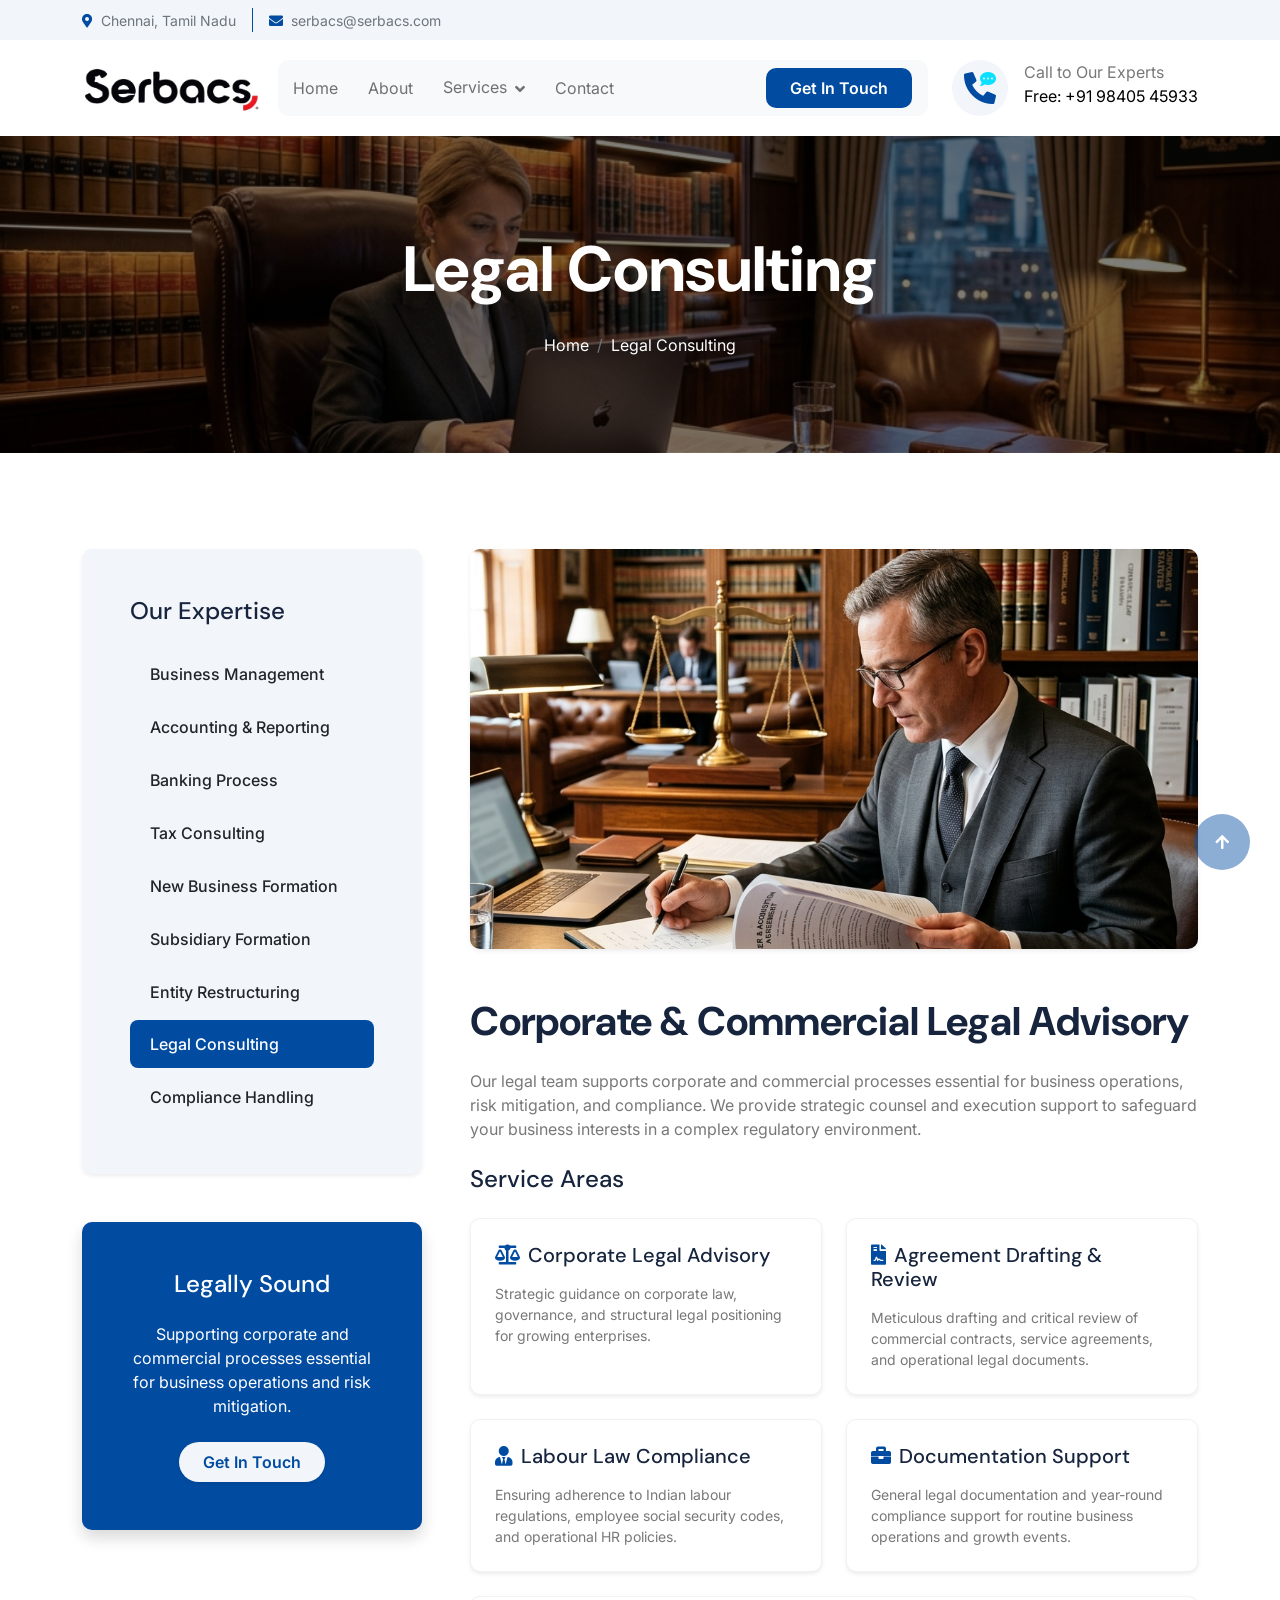
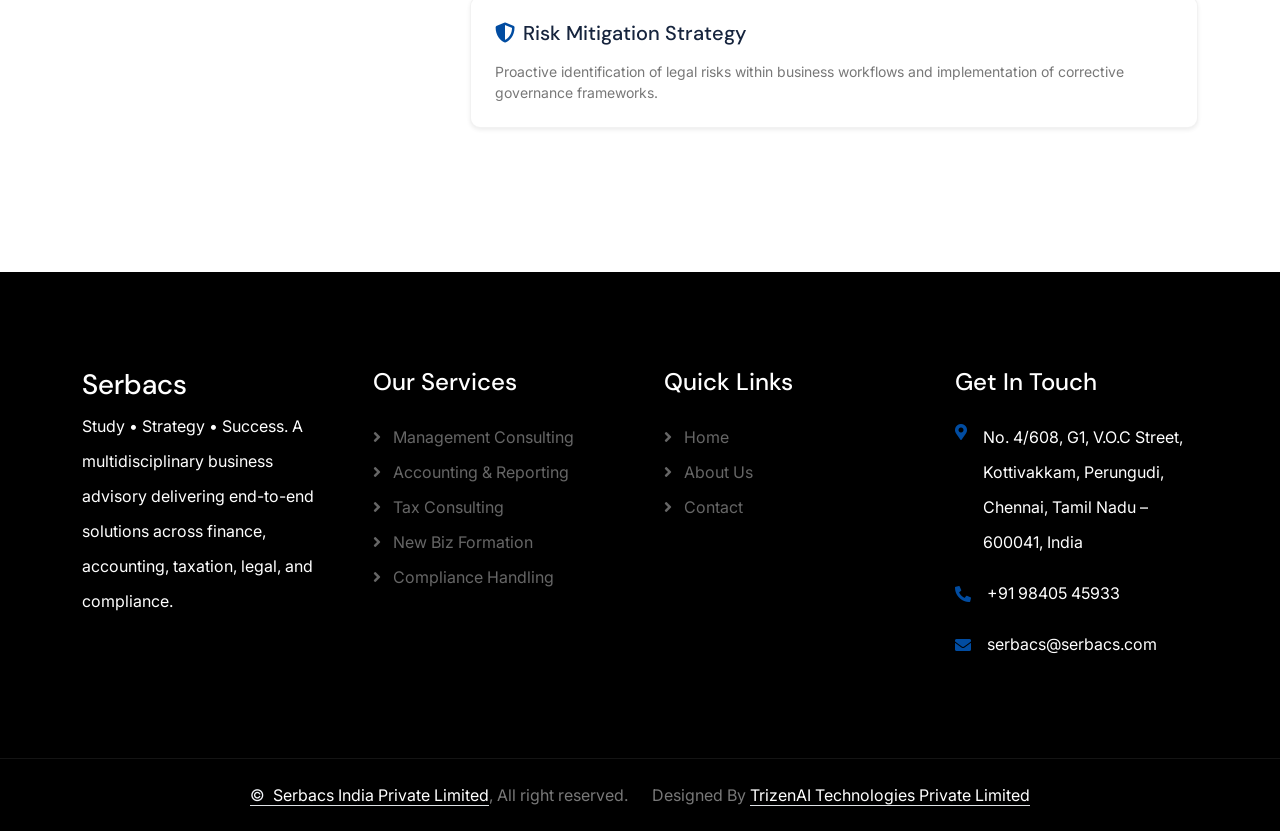
<file: legal-consulting.html>
<!DOCTYPE html>
<html lang="en">

    <head>
        <meta charset="utf-8">
        <title>Legal Consulting - Serbacs India Private Limited</title>
        <meta content="width=device-width, initial-scale=1.0" name="viewport">
        <meta content="" name="keywords">
        <meta content="" name="description">

        <!-- Google Web Fonts -->
        <link rel="preconnect" href="https://fonts.googleapis.com">
        <link rel="preconnect" href="https://fonts.gstatic.com" crossorigin>
        <link href="https://fonts.googleapis.com/css2?family=DM+Sans:ital,opsz,wght@0,9..40,100..1000;1,9..40,100..1000&family=Inter:slnt,wght@-10..0,100..900&display=swap" rel="stylesheet">

        <!-- Icon Font Stylesheet -->
        <link rel="stylesheet" href="https://use.fontawesome.com/releases/v5.15.4/css/all.css"/>
        <link href="https://cdn.jsdelivr.net/npm/bootstrap-icons@1.4.1/font/bootstrap-icons.css" rel="stylesheet">

        <!-- Libraries Stylesheet -->
        <link rel="stylesheet" href="lib/animate/animate.min.css"/>
        <link href="lib/lightbox/css/lightbox.min.css" rel="stylesheet">
        <link href="lib/owlcarousel/assets/owl.carousel.min.css" rel="stylesheet">


        <!-- Customized Bootstrap Stylesheet -->
        <link href="css/bootstrap.min.css" rel="stylesheet">

        <!-- Template Stylesheet -->
        <link href="css/style.css" rel="stylesheet">
    </head>

    <body>

        <!-- Spinner Start -->
        <div id="spinner" class="show bg-white position-fixed translate-middle w-100 vh-100 top-50 start-50 d-flex align-items-center justify-content-center">
            <div class="spinner-border text-primary" style="width: 3rem; height: 3rem;" role="status">
                <span class="sr-only">Loading...</span>
            </div>
        </div>
        <!-- Spinner End -->

        <!-- Topbar Start -->
        <div class="container-fluid topbar px-0 px-lg-4 bg-light py-2 d-none d-lg-block">
            <div class="container">
                <div class="row gx-0 align-items-center">
                    <div class="col-lg-8 text-center text-lg-start mb-lg-0">
                        <div class="d-flex flex-wrap">
                            <div class="border-end border-primary pe-3">
                                <a href="contact.html" class="text-muted small"><i class="fas fa-map-marker-alt text-primary me-2"></i>Chennai, Tamil Nadu</a>
                            </div>
                            <div class="ps-3">
                                <a href="mailto:serbacs@serbacs.com" class="text-muted small"><i class="fas fa-envelope text-primary me-2"></i>serbacs@serbacs.com</a>
                            </div>
                        </div>
                    </div>
                    <div class="col-lg-4 text-center text-lg-end">
                        <div class="d-flex justify-content-end">
                            </div>
                        </div>
                    </div>
                </div>
            </div>
        </div>
        <!-- Topbar End -->

        <!-- Navbar & Hero Start -->
        <div class="container-fluid nav-bar px-0 px-lg-4 py-lg-0">
            <div class="container">
                <nav class="navbar navbar-expand-lg navbar-light"> 
                    <a href="index.html" class="navbar-brand p-0">
                        <img src="img/logo/serbacslogo.png" alt="Logo">
                    </a>
                    <button class="navbar-toggler" type="button" data-bs-toggle="collapse" data-bs-target="#navbarCollapse">
                        <span class="fa fa-bars"></span>
                    </button>
                    <div class="collapse navbar-collapse" id="navbarCollapse">
                        <div class="navbar-nav mx-0 mx-lg-auto">
                            <a href="index.html" class="nav-item nav-link ">Home</a>
                            <a href="about.html" class="nav-item nav-link ">About</a>
                            
                                                    <!-- Services Dropdown -->
                        <div class="nav-item dropdown">
                            <a href="#" class="nav-link dropdown-toggle" data-bs-toggle="dropdown">Services</a>
                            <div class="dropdown-menu shadow border-0">
                                <a href="business-management-consulting.html" class="dropdown-item">Business Management Consulting</a>
                                <a href="accounting-reporting.html" class="dropdown-item">Accounting & Reporting</a>
                                <a href="banking-process.html" class="dropdown-item">Banking Process</a>
                                <a href="tax-consulting.html" class="dropdown-item">Tax Consulting</a>
                                <a href="new-business-formation.html" class="dropdown-item">New Business Formation</a>
                                <a href="subsidiary-formation.html" class="dropdown-item">Subsidiary Formation</a>
                                <a href="entity-restructuring.html" class="dropdown-item">Entity Restructuring</a>
                                <a href="legal-consulting.html" class="dropdown-item">Legal Consulting</a>
                                <a href="compliance-handling.html" class="dropdown-item">Compliance Handling</a>
                            </div>
                        </div>
                        <a href="contact.html" class="nav-item nav-link">Contact</a>
                        <div class="nav-btn px-3">
                                <a href="contact.html" class="btn btn-primary py-2 px-4 ms-3 flex-shrink-0">Get In Touch</a>
                            </div>
                        </div>
                    </div>
                    <div class="d-none d-xl-flex flex-shrink-0 ps-4">
                        <a href="tel:+919840545933" class="btn btn-light btn-lg-square rounded-circle position-relative wow tada" data-wow-delay=".9s">
                            <i class="fa fa-phone-alt fa-2x"></i>
                            <div class="position-absolute" style="top: 7px; right: 12px;">
                                <span><i class="fa fa-comment-dots text-secondary"></i></span>
                            </div>
                        </a>
                        <div class="d-flex flex-column ms-3">
                            <span>Call to Our Experts</span>
                            <a href="tel:+919840545933"><span class="text-dark">Free: +91 98405 45933</span></a>
                        </div>
                    </div>
                </nav>
            </div>
        </div>
        <!-- Navbar & Hero End -->

        <!-- Header Start -->
        <div class="container-fluid bg-breadcrumb py-5" style="background: linear-gradient(rgba(0, 0, 0, 0.5), rgba(0, 0, 0, 0.5)), url(img/bredcrumb/legal-consulting.png); background-size: cover; background-position: center;">
            <div class="container py-5 text-center">
                <h1 class="text-white display-3 mb-4 wow fadeInDown" data-wow-delay="0.1s">Legal Consulting</h1>
                <ol class="breadcrumb justify-content-center mb-0 wow fadeInDown" data-wow-delay="0.3s">
                    <li class="breadcrumb-item"><a href="index.html">Home</a></li>
                    <li class="breadcrumb-item active text-white">Legal Consulting</li>
                </ol>
            </div>
        </div>
        <!-- Header End -->

        <!-- Service Detail Start -->
        <div class="container-fluid py-5">
            <div class="container py-5">
                <div class="row g-5">
                    <div class="col-lg-4 wow fadeInUp" data-wow-delay="0.1s">
                        <div class="bg-light rounded p-5 mb-5 service-detail-sidebar shadow-sm">
                            <h4 class="mb-4">Our Expertise</h4>
                            <div class="list-group">
                                <a href="business-management-consulting.html" class="list-group-item list-group-item-action">Business Management</a>
                                <a href="accounting-reporting.html" class="list-group-item list-group-item-action">Accounting & Reporting</a>
                                <a href="banking-process.html" class="list-group-item list-group-item-action">Banking Process</a>
                                <a href="tax-consulting.html" class="list-group-item list-group-item-action">Tax Consulting</a>
                                <a href="new-business-formation.html" class="list-group-item list-group-item-action">New Business Formation</a>
                                <a href="subsidiary-formation.html" class="list-group-item list-group-item-action">Subsidiary Formation</a>
                                <a href="entity-restructuring.html" class="list-group-item list-group-item-action">Entity Restructuring</a>
                                <a href="legal-consulting.html" class="list-group-item list-group-item-action active">Legal Consulting</a>
                                <a href="compliance-handling.html" class="list-group-item list-group-item-action">Compliance Handling</a>
                            </div>
                        </div>
                        <div class="bg-primary rounded p-5 text-center shadow">
                            <h4 class="text-white mb-4">Legally Sound</h4>
                            <p class="text-white mb-4">Supporting corporate and commercial processes essential for business operations and risk mitigation.</p>
                            <a href="contact.html" class="btn btn-light rounded-pill py-2 px-4 shadow-sm">Get In Touch</a>
                        </div>
                    </div>
                    <div class="col-lg-8 wow fadeInUp" data-wow-delay="0.3s">
                        <div class="service-detail">
                            <img class="img-fluid w-100 rounded mb-5 shadow-sm service-main-img" src="img/services/legal-consulting.png" alt="Legal Consulting">
                            <h2 class="display-6 mb-4">Corporate & Commercial Legal Advisory</h2>
                            <p class="mb-4">Our legal team supports corporate and commercial processes essential for business operations, risk mitigation, and compliance. We provide strategic counsel and execution support to safeguard your business interests in a complex regulatory environment.</p>
                            
                            <h4 class="mb-4">Service Areas</h4>
                            <div class="row g-4 mb-5">
                                <div class="col-md-6">
                                    <div class="p-4 bg-white rounded h-100 shadow-sm service-component-card">
                                        <h5 class="mb-3"><i class="fas fa-balance-scale text-primary me-2"></i>Corporate Legal Advisory</h5>
                                        <p class="mb-0 small">Strategic guidance on corporate law, governance, and structural legal positioning for growing enterprises.</p>
                                    </div>
                                </div>
                                <div class="col-md-6">
                                    <div class="p-4 bg-white rounded h-100 shadow-sm service-component-card">
                                        <h5 class="mb-3"><i class="fas fa-file-contract text-primary me-2"></i>Agreement Drafting & Review</h5>
                                        <p class="mb-0 small">Meticulous drafting and critical review of commercial contracts, service agreements, and operational legal documents.</p>
                                    </div>
                                </div>
                                <div class="col-md-6">
                                    <div class="p-4 bg-white rounded h-100 shadow-sm service-component-card">
                                        <h5 class="mb-3"><i class="fas fa-user-tie text-primary me-2"></i>Labour Law Compliance</h5>
                                        <p class="mb-0 small">Ensuring adherence to Indian labour regulations, employee social security codes, and operational HR policies.</p>
                                    </div>
                                </div>
                                <div class="col-md-6">
                                    <div class="p-4 bg-white rounded h-100 shadow-sm service-component-card">
                                        <h5 class="mb-3"><i class="fas fa-briefcase text-primary me-2"></i>Documentation Support</h5>
                                        <p class="mb-0 small">General legal documentation and year-round compliance support for routine business operations and growth events.</p>
                                    </div>
                                </div>
                                <div class="col-12">
                                    <div class="p-4 bg-white rounded h-100 shadow-sm service-component-card">
                                        <h5 class="mb-3"><i class="fas fa-shield-alt text-primary me-2"></i>Risk Mitigation Strategy</h5>
                                        <p class="mb-0 small">Proactive identification of legal risks within business workflows and implementation of corrective governance frameworks.</p>
                                    </div>
                                </div>
                            </div>
                        </div>
                    </div>
                </div>
            </div>
        </div>
        <!-- Service Detail End -->

        <!-- Footer Start -->
        <div class="container-fluid footer py-5 wow fadeIn" data-wow-delay="0.2s">
            <div class="container py-5">
                <div class="row g-5">
                    <div class="col-md-6 col-lg-6 col-xl-3">
                        <div class="footer-item">
                            <a href="index.html" class="p-0">
                                <h3 class="text-white">Serbacs</h3>
                            </a>
                            <p class="text-white mb-4">Study • Strategy • Success. A multidisciplinary business advisory delivering end-to-end solutions across finance, accounting, taxation, legal, and compliance.</p>
                        </div>
                    </div>
                    <div class="col-md-6 col-lg-6 col-xl-3">
                        <div class="footer-item">
                            <h4 class="text-white mb-4">Our Services</h4>
                            <a href="business-management-consulting.html"><i class="fas fa-angle-right me-2"></i> Management Consulting</a>
                            <a href="accounting-reporting.html"><i class="fas fa-angle-right me-2"></i> Accounting & Reporting</a>
                            <a href="tax-consulting.html"><i class="fas fa-angle-right me-2"></i> Tax Consulting</a>
                            <a href="new-business-formation.html"><i class="fas fa-angle-right me-2"></i> New Biz Formation</a>
                            <a href="compliance-handling.html"><i class="fas fa-angle-right me-2"></i> Compliance Handling</a>
                        </div>
                    </div>
                    <div class="col-md-6 col-lg-6 col-xl-3">
                        <div class="footer-item">
                            <h4 class="text-white mb-4">Quick Links</h4>
                            <a href="index.html"><i class="fas fa-angle-right me-2"></i> Home</a>
                            <a href="about.html"><i class="fas fa-angle-right me-2"></i> About Us</a>
                            <a href="contact.html"><i class="fas fa-angle-right me-2"></i> Contact</a>
                        </div>
                    </div>
                    <div class="col-md-6 col-lg-6 col-xl-3">
                        <div class="footer-item">
                            <h4 class="text-white mb-4">Get In Touch</h4>
                            <div class="d-flex align-items-start mb-3">
                                <i class="fas fa-map-marker-alt text-primary me-3 mt-1"></i>
                                <p class="text-white mb-0">No. 4/608, G1, V.O.C Street, Kottivakkam, Perungudi, Chennai, Tamil Nadu – 600041, India</p>
                            </div>
                            <div class="d-flex align-items-center mb-3">
                                <i class="fa fa-phone-alt text-primary me-3"></i>
                                <p class="text-white mb-0">+91 98405 45933</p>
                            </div>
                            <div class="d-flex align-items-center">
                                <i class="fas fa-envelope text-primary me-3"></i>
                                <p class="text-white mb-0">serbacs@serbacs.com</p>
                            </div>
                        </div>
                    </div>
                </div>
            </div>
        </div>
        <!-- Footer End -->
        
        <!-- footer-bottom Start -->
        <div class="container-fluid footer-bottom py-4">
            <div class="container">
                <div class="row g-4 align-items-center">
                    <div class="col-md-6 text-center text-md-end mb-md-0">
                        <span class="text-body"><a href="index.html" class="border-bottom text-white"><span class="text-light me-2">&copy;</span>Serbacs India Private Limited</a>, All right reserved.</span>
                    </div>
                    <div class="col-md-6 text-center text-md-start text-body">
                        Designed By <a class="border-bottom text-white" href="https://www.trizen-ai.com/">TrizenAI Technologies Private Limited</a>
                    </div>
                </div>
            </div>
        </div>
        <!-- footer-bottom End -->

        <!-- Back to Top -->
        <a href="#" class="btn btn-primary btn-lg-square rounded-circle back-to-top"><i class="fa fa-arrow-up"></i></a>   

        <!-- JavaScript Libraries -->
        <script src="https://ajax.googleapis.com/ajax/libs/jquery/3.6.4/jquery.min.js"></script>
        <script src="https://cdn.jsdelivr.net/npm/bootstrap@5.0.0/dist/js/bootstrap.bundle.min.js"></script>
        <script src="lib/wow/wow.min.js"></script>
        <script src="lib/easing/easing.min.js"></script>
        <script src="lib/waypoints/waypoints.min.js"></script>
        <script src="lib/counterup/counterup.min.js"></script>
        <script src="lib/lightbox/js/lightbox.min.js"></script>
        <script src="lib/owlcarousel/owl.carousel.min.js"></script>
        
        <!-- Template Javascript -->
        <script src="js/main.js"></script>
    </body>

</html>
</file>
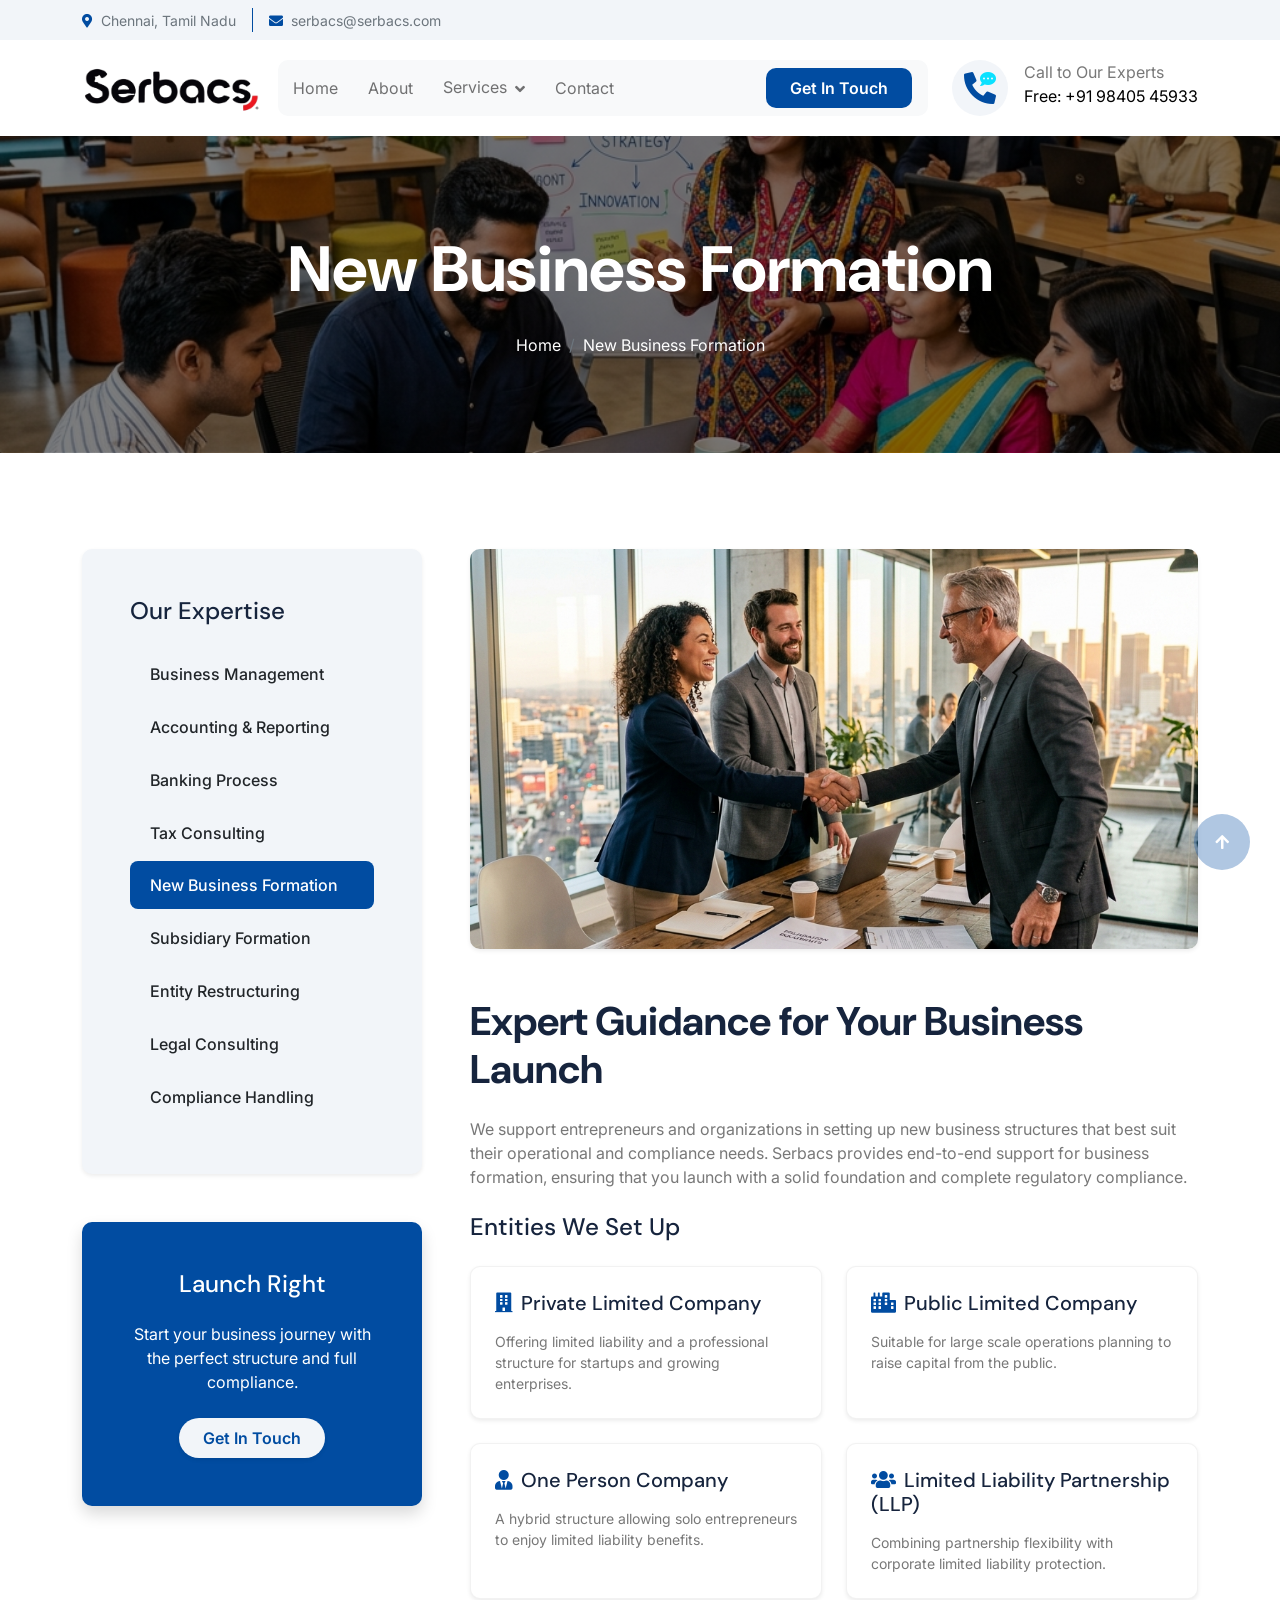
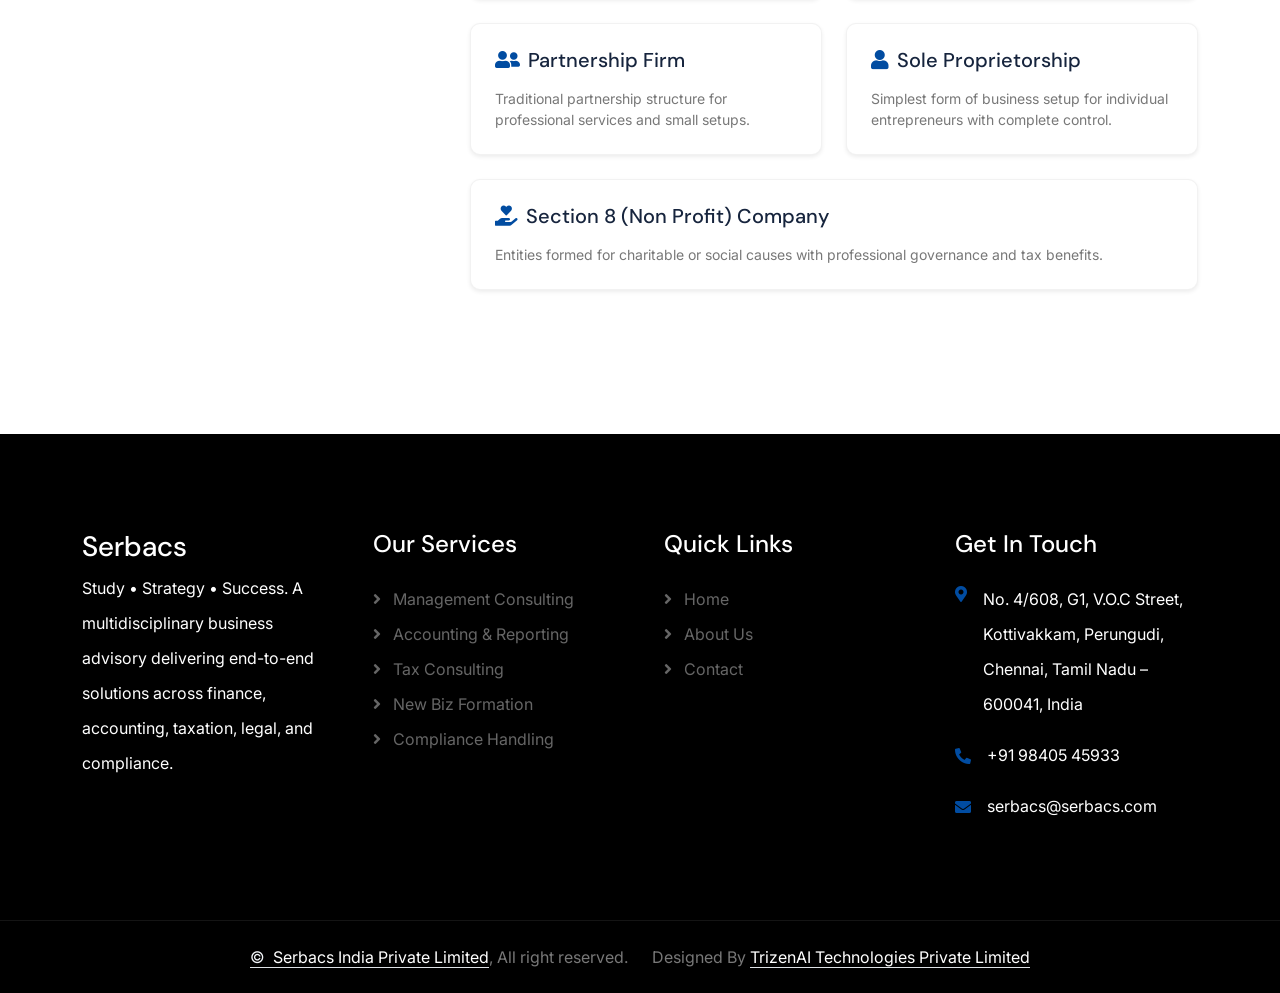
<file: new-business-formation.html>
<!DOCTYPE html>
<html lang="en">

    <head>
        <meta charset="utf-8">
        <title>New Business Formation - Serbacs India Private Limited</title>
        <meta content="width=device-width, initial-scale=1.0" name="viewport">
        <meta content="" name="keywords">
        <meta content="" name="description">

        <!-- Google Web Fonts -->
        <link rel="preconnect" href="https://fonts.googleapis.com">
        <link rel="preconnect" href="https://fonts.gstatic.com" crossorigin>
        <link href="https://fonts.googleapis.com/css2?family=DM+Sans:ital,opsz,wght@0,9..40,100..1000;1,9..40,100..1000&family=Inter:slnt,wght@-10..0,100..900&display=swap" rel="stylesheet">

        <!-- Icon Font Stylesheet -->
        <link rel="stylesheet" href="https://use.fontawesome.com/releases/v5.15.4/css/all.css"/>
        <link href="https://cdn.jsdelivr.net/npm/bootstrap-icons@1.4.1/font/bootstrap-icons.css" rel="stylesheet">

        <!-- Libraries Stylesheet -->
        <link rel="stylesheet" href="lib/animate/animate.min.css"/>
        <link href="lib/lightbox/css/lightbox.min.css" rel="stylesheet">
        <link href="lib/owlcarousel/assets/owl.carousel.min.css" rel="stylesheet">


        <!-- Customized Bootstrap Stylesheet -->
        <link href="css/bootstrap.min.css" rel="stylesheet">

        <!-- Template Stylesheet -->
        <link href="css/style.css" rel="stylesheet">
    </head>

    <body>

        <!-- Spinner Start -->
        <div id="spinner" class="show bg-white position-fixed translate-middle w-100 vh-100 top-50 start-50 d-flex align-items-center justify-content-center">
            <div class="spinner-border text-primary" style="width: 3rem; height: 3rem;" role="status">
                <span class="sr-only">Loading...</span>
            </div>
        </div>
        <!-- Spinner End -->

        <!-- Topbar Start -->
        <div class="container-fluid topbar px-0 px-lg-4 bg-light py-2 d-none d-lg-block">
            <div class="container">
                <div class="row gx-0 align-items-center">
                    <div class="col-lg-8 text-center text-lg-start mb-lg-0">
                        <div class="d-flex flex-wrap">
                            <div class="border-end border-primary pe-3">
                                <a href="contact.html" class="text-muted small"><i class="fas fa-map-marker-alt text-primary me-2"></i>Chennai, Tamil Nadu</a>
                            </div>
                            <div class="ps-3">
                                <a href="mailto:serbacs@serbacs.com" class="text-muted small"><i class="fas fa-envelope text-primary me-2"></i>serbacs@serbacs.com</a>
                            </div>
                        </div>
                    </div>
                    <div class="col-lg-4 text-center text-lg-end">
                        <div class="d-flex justify-content-end">
                            </div>
                        </div>
                    </div>
                </div>
            </div>
        </div>
        <!-- Topbar End -->

        <!-- Navbar & Hero Start -->
        <div class="container-fluid nav-bar px-0 px-lg-4 py-lg-0">
            <div class="container">
                <nav class="navbar navbar-expand-lg navbar-light"> 
                    <a href="index.html" class="navbar-brand p-0">
                        <img src="img/logo/serbacslogo.png" alt="Logo">
                    </a>
                    <button class="navbar-toggler" type="button" data-bs-toggle="collapse" data-bs-target="#navbarCollapse">
                        <span class="fa fa-bars"></span>
                    </button>
                    <div class="collapse navbar-collapse" id="navbarCollapse">
                        <div class="navbar-nav mx-0 mx-lg-auto">
                            <a href="index.html" class="nav-item nav-link ">Home</a>
                            <a href="about.html" class="nav-item nav-link ">About</a>
                            
                                                    <!-- Services Dropdown -->
                        <div class="nav-item dropdown">
                            <a href="#" class="nav-link dropdown-toggle" data-bs-toggle="dropdown">Services</a>
                            <div class="dropdown-menu shadow border-0">
                                <a href="business-management-consulting.html" class="dropdown-item">Business Management Consulting</a>
                                <a href="accounting-reporting.html" class="dropdown-item">Accounting & Reporting</a>
                                <a href="banking-process.html" class="dropdown-item">Banking Process</a>
                                <a href="tax-consulting.html" class="dropdown-item">Tax Consulting</a>
                                <a href="new-business-formation.html" class="dropdown-item">New Business Formation</a>
                                <a href="subsidiary-formation.html" class="dropdown-item">Subsidiary Formation</a>
                                <a href="entity-restructuring.html" class="dropdown-item">Entity Restructuring</a>
                                <a href="legal-consulting.html" class="dropdown-item">Legal Consulting</a>
                                <a href="compliance-handling.html" class="dropdown-item">Compliance Handling</a>
                            </div>
                        </div>
                        <a href="contact.html" class="nav-item nav-link">Contact</a>
                        <div class="nav-btn px-3">
                                <a href="contact.html" class="btn btn-primary py-2 px-4 ms-3 flex-shrink-0">Get In Touch</a>
                            </div>
                        </div>
                    </div>
                    <div class="d-none d-xl-flex flex-shrink-0 ps-4">
                        <a href="tel:+919840545933" class="btn btn-light btn-lg-square rounded-circle position-relative wow tada" data-wow-delay=".9s">
                            <i class="fa fa-phone-alt fa-2x"></i>
                            <div class="position-absolute" style="top: 7px; right: 12px;">
                                <span><i class="fa fa-comment-dots text-secondary"></i></span>
                            </div>
                        </a>
                        <div class="d-flex flex-column ms-3">
                            <span>Call to Our Experts</span>
                            <a href="tel:+919840545933"><span class="text-dark">Free: +91 98405 45933</span></a>
                        </div>
                    </div>
                </nav>
            </div>
        </div>
        <!-- Navbar & Hero End -->

        <!-- Header Start -->
        <div class="container-fluid bg-breadcrumb py-5" style="background: linear-gradient(rgba(0, 0, 0, 0.5), rgba(0, 0, 0, 0.5)), url(img/bredcrumb/business-formation.png); background-size: cover; background-position: center;">
            <div class="container py-5 text-center">
                <h1 class="text-white display-3 mb-4 wow fadeInDown" data-wow-delay="0.1s">New Business Formation</h1>
                <ol class="breadcrumb justify-content-center mb-0 wow fadeInDown" data-wow-delay="0.3s">
                    <li class="breadcrumb-item"><a href="index.html">Home</a></li>
                    <li class="breadcrumb-item active text-white">New Business Formation</li>
                </ol>
            </div>
        </div>
        <!-- Header End -->

        <!-- Service Detail Start -->
        <div class="container-fluid py-5">
            <div class="container py-5">
                <div class="row g-5">
                    <div class="col-lg-4 wow fadeInUp" data-wow-delay="0.1s">
                        <div class="bg-light rounded p-5 mb-5 service-detail-sidebar shadow-sm">
                            <h4 class="mb-4">Our Expertise</h4>
                            <div class="list-group">
                                <a href="business-management-consulting.html" class="list-group-item list-group-item-action">Business Management</a>
                                <a href="accounting-reporting.html" class="list-group-item list-group-item-action">Accounting & Reporting</a>
                                <a href="banking-process.html" class="list-group-item list-group-item-action">Banking Process</a>
                                <a href="tax-consulting.html" class="list-group-item list-group-item-action">Tax Consulting</a>
                                <a href="new-business-formation.html" class="list-group-item list-group-item-action active">New Business Formation</a>
                                <a href="subsidiary-formation.html" class="list-group-item list-group-item-action">Subsidiary Formation</a>
                                <a href="entity-restructuring.html" class="list-group-item list-group-item-action">Entity Restructuring</a>
                                <a href="legal-consulting.html" class="list-group-item list-group-item-action">Legal Consulting</a>
                                <a href="compliance-handling.html" class="list-group-item list-group-item-action">Compliance Handling</a>
                            </div>
                        </div>
                        <div class="bg-primary rounded p-5 text-center shadow">
                            <h4 class="text-white mb-4">Launch Right</h4>
                            <p class="text-white mb-4">Start your business journey with the perfect structure and full compliance.</p>
                            <a href="contact.html" class="btn btn-light rounded-pill py-2 px-4 shadow-sm">Get In Touch</a>
                        </div>
                    </div>
                    <div class="col-lg-8 wow fadeInUp" data-wow-delay="0.3s">
                        <div class="service-detail">
                            <img class="img-fluid w-100 rounded mb-5 shadow-sm service-main-img" src="img/services/business-formation.png" alt="New Business Formation">
                            <h2 class="display-6 mb-4">Expert Guidance for Your Business Launch</h2>
                            <p class="mb-4">We support entrepreneurs and organizations in setting up new business structures that best suit their operational and compliance needs. Serbacs provides end-to-end support for business formation, ensuring that you launch with a solid foundation and complete regulatory compliance.</p>
                            
                            <h4 class="mb-4">Entities We Set Up</h4>
                            <div class="row g-4 mb-5">
                                <div class="col-md-6">
                                    <div class="p-4 bg-white rounded h-100 shadow-sm service-component-card">
                                        <h5 class="mb-3"><i class="fas fa-building text-primary me-2"></i>Private Limited Company</h5>
                                        <p class="mb-0 small">Offering limited liability and a professional structure for startups and growing enterprises.</p>
                                    </div>
                                </div>
                                <div class="col-md-6">
                                    <div class="p-4 bg-white rounded h-100 shadow-sm service-component-card">
                                        <h5 class="mb-3"><i class="fas fa-city text-primary me-2"></i>Public Limited Company</h5>
                                        <p class="mb-0 small">Suitable for large scale operations planning to raise capital from the public.</p>
                                    </div>
                                </div>
                                <div class="col-md-6">
                                    <div class="p-4 bg-white rounded h-100 shadow-sm service-component-card">
                                        <h5 class="mb-3"><i class="fas fa-user-tie text-primary me-2"></i>One Person Company</h5>
                                        <p class="mb-0 small">A hybrid structure allowing solo entrepreneurs to enjoy limited liability benefits.</p>
                                    </div>
                                </div>
                                <div class="col-md-6">
                                    <div class="p-4 bg-white rounded h-100 shadow-sm service-component-card">
                                        <h5 class="mb-3"><i class="fas fa-users text-primary me-2"></i>Limited Liability Partnership (LLP)</h5>
                                        <p class="mb-0 small">Combining partnership flexibility with corporate limited liability protection.</p>
                                    </div>
                                </div>
                                <div class="col-md-6">
                                    <div class="p-4 bg-white rounded h-100 shadow-sm service-component-card">
                                        <h5 class="mb-3"><i class="fas fa-user-friends text-primary me-2"></i>Partnership Firm</h5>
                                        <p class="mb-0 small">Traditional partnership structure for professional services and small setups.</p>
                                    </div>
                                </div>
                                <div class="col-md-6">
                                    <div class="p-4 bg-white rounded h-100 shadow-sm service-component-card">
                                        <h5 class="mb-3"><i class="fas fa-user text-primary me-2"></i>Sole Proprietorship</h5>
                                        <p class="mb-0 small">Simplest form of business setup for individual entrepreneurs with complete control.</p>
                                    </div>
                                </div>
                                <div class="col-12">
                                    <div class="p-4 bg-white rounded h-100 shadow-sm service-component-card">
                                        <h5 class="mb-3"><i class="fas fa-hand-holding-heart text-primary me-2"></i>Section 8 (Non Profit) Company</h5>
                                        <p class="mb-0 small">Entities formed for charitable or social causes with professional governance and tax benefits.</p>
                                    </div>
                                </div>
                            </div>
                        </div>
                    </div>
                </div>
            </div>
        </div>
        <!-- Service Detail End -->

        <!-- Footer Start -->
        <div class="container-fluid footer py-5 wow fadeIn" data-wow-delay="0.2s">
            <div class="container py-5">
                <div class="row g-5">
                    <div class="col-md-6 col-lg-6 col-xl-3">
                        <div class="footer-item">
                            <a href="index.html" class="p-0">
                                <h3 class="text-white">Serbacs</h3>
                            </a>
                            <p class="text-white mb-4">Study • Strategy • Success. A multidisciplinary business advisory delivering end-to-end solutions across finance, accounting, taxation, legal, and compliance.</p>
                        </div>
                    </div>
                    <div class="col-md-6 col-lg-6 col-xl-3">
                        <div class="footer-item">
                            <h4 class="text-white mb-4">Our Services</h4>
                            <a href="business-management-consulting.html"><i class="fas fa-angle-right me-2"></i> Management Consulting</a>
                            <a href="accounting-reporting.html"><i class="fas fa-angle-right me-2"></i> Accounting & Reporting</a>
                            <a href="tax-consulting.html"><i class="fas fa-angle-right me-2"></i> Tax Consulting</a>
                            <a href="new-business-formation.html"><i class="fas fa-angle-right me-2"></i> New Biz Formation</a>
                            <a href="compliance-handling.html"><i class="fas fa-angle-right me-2"></i> Compliance Handling</a>
                        </div>
                    </div>
                    <div class="col-md-6 col-lg-6 col-xl-3">
                        <div class="footer-item">
                            <h4 class="text-white mb-4">Quick Links</h4>
                            <a href="index.html"><i class="fas fa-angle-right me-2"></i> Home</a>
                            <a href="about.html"><i class="fas fa-angle-right me-2"></i> About Us</a>
                            <a href="contact.html"><i class="fas fa-angle-right me-2"></i> Contact</a>
                        </div>
                    </div>
                    <div class="col-md-6 col-lg-6 col-xl-3">
                        <div class="footer-item">
                            <h4 class="text-white mb-4">Get In Touch</h4>
                            <div class="d-flex align-items-start mb-3">
                                <i class="fas fa-map-marker-alt text-primary me-3 mt-1"></i>
                                <p class="text-white mb-0">No. 4/608, G1, V.O.C Street, Kottivakkam, Perungudi, Chennai, Tamil Nadu – 600041, India</p>
                            </div>
                            <div class="d-flex align-items-center mb-3">
                                <i class="fa fa-phone-alt text-primary me-3"></i>
                                <p class="text-white mb-0">+91 98405 45933</p>
                            </div>
                            <div class="d-flex align-items-center">
                                <i class="fas fa-envelope text-primary me-3"></i>
                                <p class="text-white mb-0">serbacs@serbacs.com</p>
                            </div>
                        </div>
                    </div>
                </div>
            </div>
        </div>
        <!-- Footer End -->
        
        <!-- footer-bottom Start -->
        <div class="container-fluid footer-bottom py-4">
            <div class="container">
                <div class="row g-4 align-items-center">
                    <div class="col-md-6 text-center text-md-end mb-md-0">
                        <span class="text-body"><a href="index.html" class="border-bottom text-white"><span class="text-light me-2">&copy;</span>Serbacs India Private Limited</a>, All right reserved.</span>
                    </div>
                    <div class="col-md-6 text-center text-md-start text-body">
                        Designed By <a class="border-bottom text-white" href="https://www.trizen-ai.com/">TrizenAI Technologies Private Limited</a>
                    </div>
                </div>
            </div>
        </div>
        <!-- footer-bottom End -->

        <!-- Back to Top -->
        <a href="#" class="btn btn-primary btn-lg-square rounded-circle back-to-top"><i class="fa fa-arrow-up"></i></a>   

        <!-- JavaScript Libraries -->
        <script src="https://ajax.googleapis.com/ajax/libs/jquery/3.6.4/jquery.min.js"></script>
        <script src="https://cdn.jsdelivr.net/npm/bootstrap@5.0.0/dist/js/bootstrap.bundle.min.js"></script>
        <script src="lib/wow/wow.min.js"></script>
        <script src="lib/easing/easing.min.js"></script>
        <script src="lib/waypoints/waypoints.min.js"></script>
        <script src="lib/counterup/counterup.min.js"></script>
        <script src="lib/lightbox/js/lightbox.min.js"></script>
        <script src="lib/owlcarousel/owl.carousel.min.js"></script>
        
        <!-- Template Javascript -->
        <script src="js/main.js"></script>
    </body>

</html>
</file>
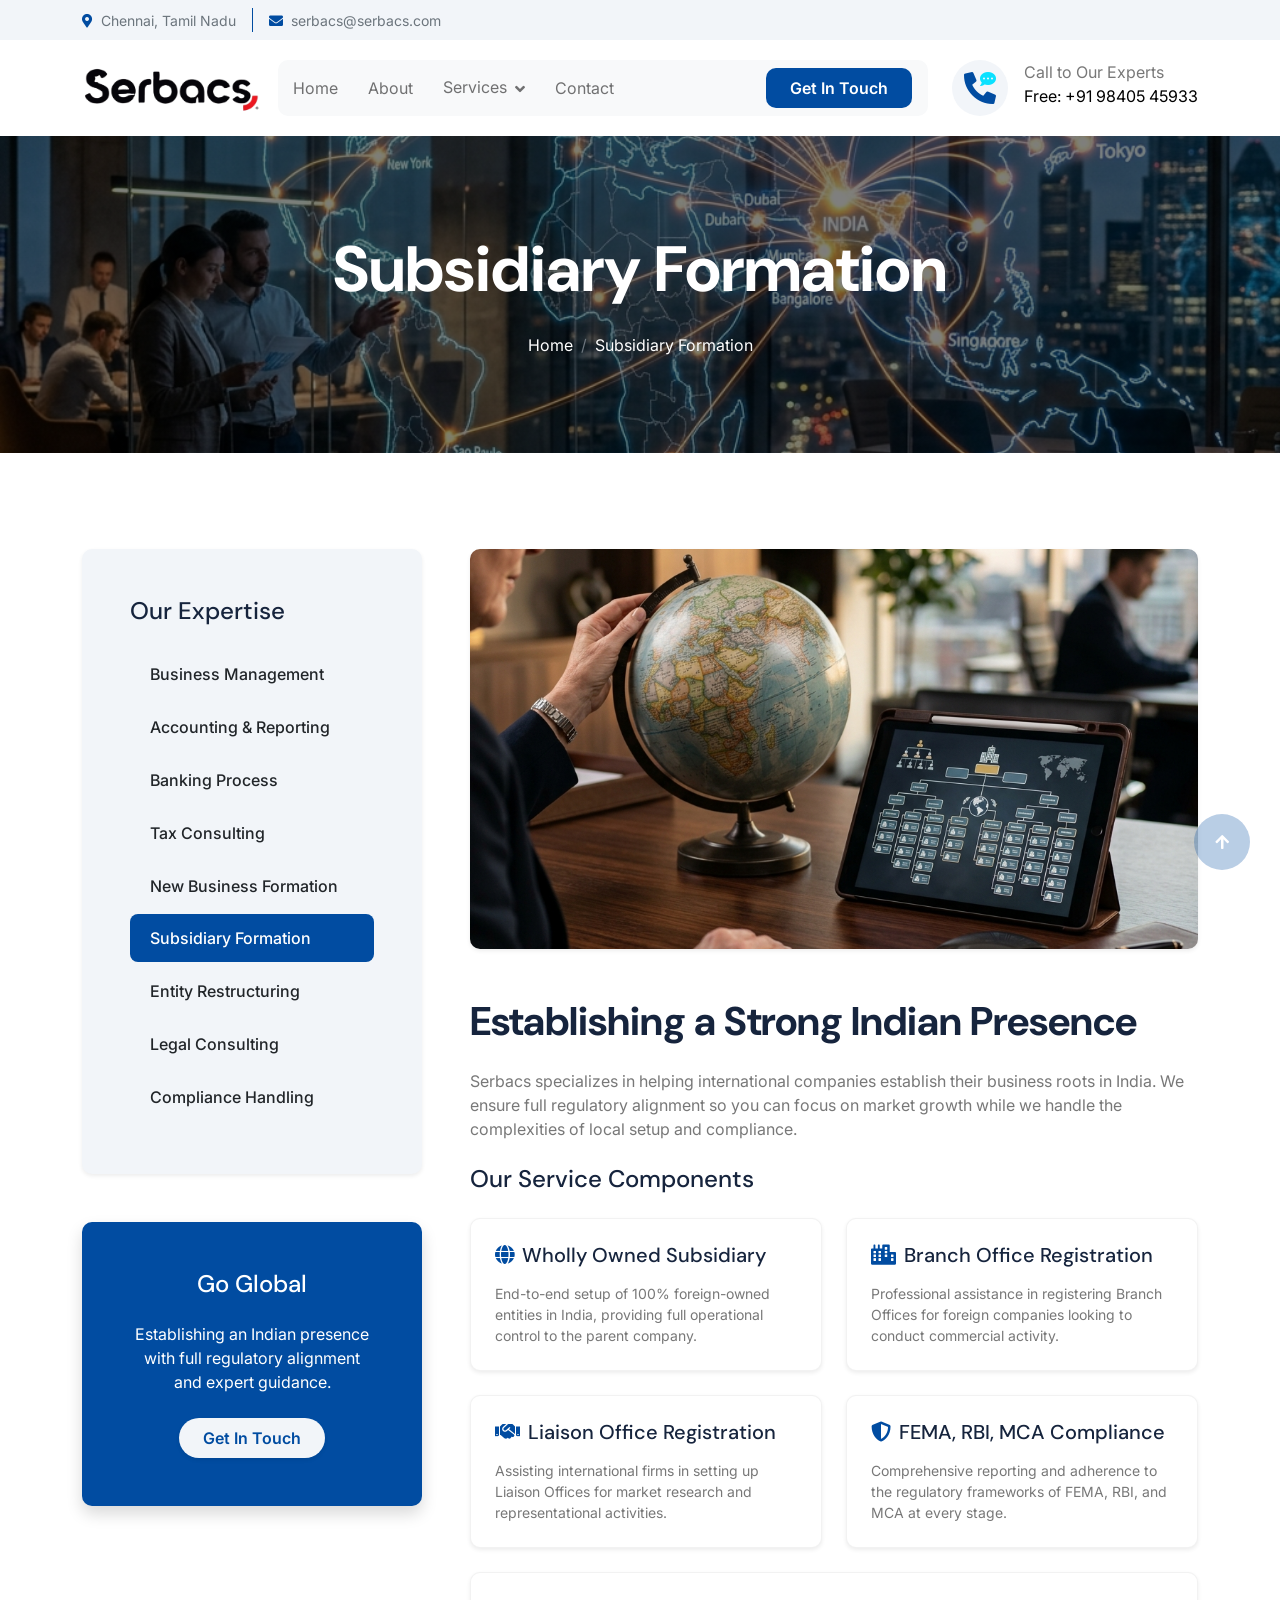
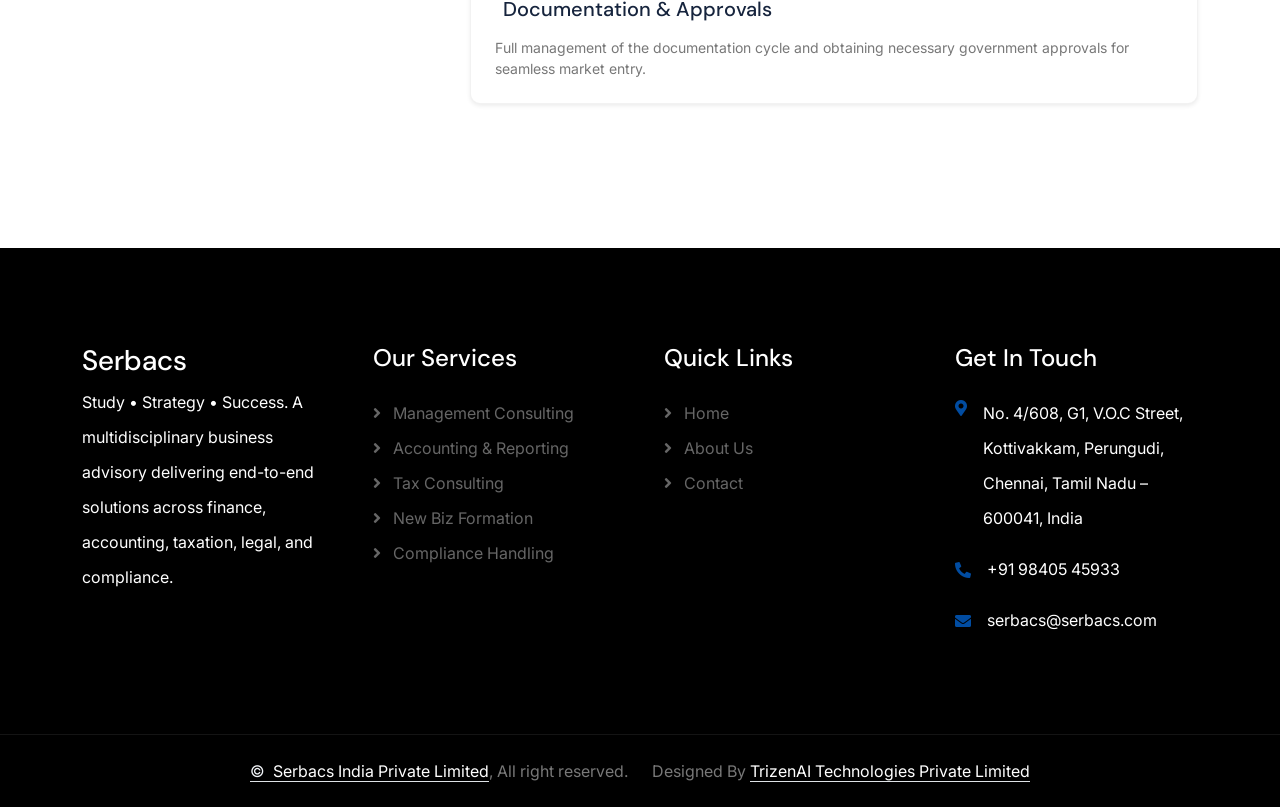
<file: subsidiary-formation.html>
<!DOCTYPE html>
<html lang="en">

    <head>
        <meta charset="utf-8">
        <title>Subsidiary Formation - Serbacs India Private Limited</title>
        <meta content="width=device-width, initial-scale=1.0" name="viewport">
        <meta content="" name="keywords">
        <meta content="" name="description">

        <!-- Google Web Fonts -->
        <link rel="preconnect" href="https://fonts.googleapis.com">
        <link rel="preconnect" href="https://fonts.gstatic.com" crossorigin>
        <link href="https://fonts.googleapis.com/css2?family=DM+Sans:ital,opsz,wght@0,9..40,100..1000;1,9..40,100..1000&family=Inter:slnt,wght@-10..0,100..900&display=swap" rel="stylesheet">

        <!-- Icon Font Stylesheet -->
        <link rel="stylesheet" href="https://use.fontawesome.com/releases/v5.15.4/css/all.css"/>
        <link href="https://cdn.jsdelivr.net/npm/bootstrap-icons@1.4.1/font/bootstrap-icons.css" rel="stylesheet">

        <!-- Libraries Stylesheet -->
        <link rel="stylesheet" href="lib/animate/animate.min.css"/>
        <link href="lib/lightbox/css/lightbox.min.css" rel="stylesheet">
        <link href="lib/owlcarousel/assets/owl.carousel.min.css" rel="stylesheet">


        <!-- Customized Bootstrap Stylesheet -->
        <link href="css/bootstrap.min.css" rel="stylesheet">

        <!-- Template Stylesheet -->
        <link href="css/style.css" rel="stylesheet">
    </head>

    <body>

        <!-- Spinner Start -->
        <div id="spinner" class="show bg-white position-fixed translate-middle w-100 vh-100 top-50 start-50 d-flex align-items-center justify-content-center">
            <div class="spinner-border text-primary" style="width: 3rem; height: 3rem;" role="status">
                <span class="sr-only">Loading...</span>
            </div>
        </div>
        <!-- Spinner End -->

        <!-- Topbar Start -->
        <div class="container-fluid topbar px-0 px-lg-4 bg-light py-2 d-none d-lg-block">
            <div class="container">
                <div class="row gx-0 align-items-center">
                    <div class="col-lg-8 text-center text-lg-start mb-lg-0">
                        <div class="d-flex flex-wrap">
                            <div class="border-end border-primary pe-3">
                                <a href="contact.html" class="text-muted small"><i class="fas fa-map-marker-alt text-primary me-2"></i>Chennai, Tamil Nadu</a>
                            </div>
                            <div class="ps-3">
                                <a href="mailto:serbacs@serbacs.com" class="text-muted small"><i class="fas fa-envelope text-primary me-2"></i>serbacs@serbacs.com</a>
                            </div>
                        </div>
                    </div>
                    <div class="col-lg-4 text-center text-lg-end">
                        <div class="d-flex justify-content-end">
                            </div>
                        </div>
                    </div>
                </div>
            </div>
        </div>
        <!-- Topbar End -->

        <!-- Navbar & Hero Start -->
        <div class="container-fluid nav-bar px-0 px-lg-4 py-lg-0">
            <div class="container">
                <nav class="navbar navbar-expand-lg navbar-light"> 
                    <a href="index.html" class="navbar-brand p-0">
                        <img src="img/logo/serbacslogo.png" alt="Logo">
                    </a>
                    <button class="navbar-toggler" type="button" data-bs-toggle="collapse" data-bs-target="#navbarCollapse">
                        <span class="fa fa-bars"></span>
                    </button>
                    <div class="collapse navbar-collapse" id="navbarCollapse">
                        <div class="navbar-nav mx-0 mx-lg-auto">
                            <a href="index.html" class="nav-item nav-link ">Home</a>
                            <a href="about.html" class="nav-item nav-link ">About</a>
                            
                                                    <!-- Services Dropdown -->
                        <div class="nav-item dropdown">
                            <a href="#" class="nav-link dropdown-toggle" data-bs-toggle="dropdown">Services</a>
                            <div class="dropdown-menu shadow border-0">
                                <a href="business-management-consulting.html" class="dropdown-item">Business Management Consulting</a>
                                <a href="accounting-reporting.html" class="dropdown-item">Accounting & Reporting</a>
                                <a href="banking-process.html" class="dropdown-item">Banking Process</a>
                                <a href="tax-consulting.html" class="dropdown-item">Tax Consulting</a>
                                <a href="new-business-formation.html" class="dropdown-item">New Business Formation</a>
                                <a href="subsidiary-formation.html" class="dropdown-item">Subsidiary Formation</a>
                                <a href="entity-restructuring.html" class="dropdown-item">Entity Restructuring</a>
                                <a href="legal-consulting.html" class="dropdown-item">Legal Consulting</a>
                                <a href="compliance-handling.html" class="dropdown-item">Compliance Handling</a>
                            </div>
                        </div>
                        <a href="contact.html" class="nav-item nav-link">Contact</a>
                        <div class="nav-btn px-3">
                                <a href="contact.html" class="btn btn-primary py-2 px-4 ms-3 flex-shrink-0">Get In Touch</a>
                            </div>
                        </div>
                    </div>
                    <div class="d-none d-xl-flex flex-shrink-0 ps-4">
                        <a href="tel:+919840545933" class="btn btn-light btn-lg-square rounded-circle position-relative wow tada" data-wow-delay=".9s">
                            <i class="fa fa-phone-alt fa-2x"></i>
                            <div class="position-absolute" style="top: 7px; right: 12px;">
                                <span><i class="fa fa-comment-dots text-secondary"></i></span>
                            </div>
                        </a>
                        <div class="d-flex flex-column ms-3">
                            <span>Call to Our Experts</span>
                            <a href="tel:+919840545933"><span class="text-dark">Free: +91 98405 45933</span></a>
                        </div>
                    </div>
                </nav>
            </div>
        </div>
        <!-- Navbar & Hero End -->

        <!-- Header Start -->
        <div class="container-fluid bg-breadcrumb py-5" style="background: linear-gradient(rgba(0, 0, 0, 0.5), rgba(0, 0, 0, 0.5)), url(img/bredcrumb/subsidiary-formation.png); background-size: cover; background-position: center;">
            <div class="container py-5 text-center">
                <h1 class="text-white display-3 mb-4 wow fadeInDown" data-wow-delay="0.1s">Subsidiary Formation</h1>
                <ol class="breadcrumb justify-content-center mb-0 wow fadeInDown" data-wow-delay="0.3s">
                    <li class="breadcrumb-item"><a href="index.html">Home</a></li>
                    <li class="breadcrumb-item active text-white">Subsidiary Formation</li>
                </ol>
            </div>
        </div>
        <!-- Header End -->

        <!-- Service Detail Start -->
        <div class="container-fluid py-5">
            <div class="container py-5">
                <div class="row g-5">
                    <div class="col-lg-4 wow fadeInUp" data-wow-delay="0.1s">
                        <div class="bg-light rounded p-5 mb-5 service-detail-sidebar shadow-sm">
                            <h4 class="mb-4">Our Expertise</h4>
                            <div class="list-group">
                                <a href="business-management-consulting.html" class="list-group-item list-group-item-action">Business Management</a>
                                <a href="accounting-reporting.html" class="list-group-item list-group-item-action">Accounting & Reporting</a>
                                <a href="banking-process.html" class="list-group-item list-group-item-action">Banking Process</a>
                                <a href="tax-consulting.html" class="list-group-item list-group-item-action">Tax Consulting</a>
                                <a href="new-business-formation.html" class="list-group-item list-group-item-action">New Business Formation</a>
                                <a href="subsidiary-formation.html" class="list-group-item list-group-item-action active">Subsidiary Formation</a>
                                <a href="entity-restructuring.html" class="list-group-item list-group-item-action">Entity Restructuring</a>
                                <a href="legal-consulting.html" class="list-group-item list-group-item-action">Legal Consulting</a>
                                <a href="compliance-handling.html" class="list-group-item list-group-item-action">Compliance Handling</a>
                            </div>
                        </div>
                        <div class="bg-primary rounded p-5 text-center shadow">
                            <h4 class="text-white mb-4">Go Global</h4>
                            <p class="text-white mb-4">Establishing an Indian presence with full regulatory alignment and expert guidance.</p>
                            <a href="contact.html" class="btn btn-light rounded-pill py-2 px-4 shadow-sm">Get In Touch</a>
                        </div>
                    </div>
                    <div class="col-lg-8 wow fadeInUp" data-wow-delay="0.3s">
                        <div class="service-detail">
                            <img class="img-fluid w-100 rounded mb-5 shadow-sm service-main-img" src="img/services/subsidiary-formation.png" alt="Subsidiary Formation">
                            <h2 class="display-6 mb-4">Establishing a Strong Indian Presence</h2>
                            <p class="mb-4">Serbacs specializes in helping international companies establish their business roots in India. We ensure full regulatory alignment so you can focus on market growth while we handle the complexities of local setup and compliance.</p>
                            
                            <h4 class="mb-4">Our Service Components</h4>
                            <div class="row g-4 mb-5">
                                <div class="col-md-6">
                                    <div class="p-4 bg-white rounded h-100 shadow-sm service-component-card">
                                        <h5 class="mb-3"><i class="fas fa-globe text-primary me-2"></i>Wholly Owned Subsidiary</h5>
                                        <p class="mb-0 small">End-to-end setup of 100% foreign-owned entities in India, providing full operational control to the parent company.</p>
                                    </div>
                                </div>
                                <div class="col-md-6">
                                    <div class="p-4 bg-white rounded h-100 shadow-sm service-component-card">
                                        <h5 class="mb-3"><i class="fas fa-city text-primary me-2"></i>Branch Office Registration</h5>
                                        <p class="mb-0 small">Professional assistance in registering Branch Offices for foreign companies looking to conduct commercial activity.</p>
                                    </div>
                                </div>
                                <div class="col-md-6">
                                    <div class="p-4 bg-white rounded h-100 shadow-sm service-component-card">
                                        <h5 class="mb-3"><i class="fas fa-handshake text-primary me-2"></i>Liaison Office Registration</h5>
                                        <p class="mb-0 small">Assisting international firms in setting up Liaison Offices for market research and representational activities.</p>
                                    </div>
                                </div>
                                <div class="col-md-6">
                                    <div class="p-4 bg-white rounded h-100 shadow-sm service-component-card">
                                        <h5 class="mb-3"><i class="fas fa-shield-alt text-primary me-2"></i>FEMA, RBI, MCA Compliance</h5>
                                        <p class="mb-0 small">Comprehensive reporting and adherence to the regulatory frameworks of FEMA, RBI, and MCA at every stage.</p>
                                    </div>
                                </div>
                                <div class="col-12">
                                    <div class="p-4 bg-white rounded h-100 shadow-sm service-component-card">
                                        <h5 class="mb-3"><i class="fas fa-file-check text-primary me-2"></i>Documentation & Approvals</h5>
                                        <p class="mb-0 small">Full management of the documentation cycle and obtaining necessary government approvals for seamless market entry.</p>
                                    </div>
                                </div>
                            </div>
                        </div>
                    </div>
                </div>
            </div>
        </div>
        <!-- Service Detail End -->

        <!-- Footer Start -->
        <div class="container-fluid footer py-5 wow fadeIn" data-wow-delay="0.2s">
            <div class="container py-5">
                <div class="row g-5">
                    <div class="col-md-6 col-lg-6 col-xl-3">
                        <div class="footer-item">
                            <a href="index.html" class="p-0">
                                <h3 class="text-white">Serbacs</h3>
                            </a>
                            <p class="text-white mb-4">Study • Strategy • Success. A multidisciplinary business advisory delivering end-to-end solutions across finance, accounting, taxation, legal, and compliance.</p>
                        </div>
                    </div>
                    <div class="col-md-6 col-lg-6 col-xl-3">
                        <div class="footer-item">
                            <h4 class="text-white mb-4">Our Services</h4>
                            <a href="business-management-consulting.html"><i class="fas fa-angle-right me-2"></i> Management Consulting</a>
                            <a href="accounting-reporting.html"><i class="fas fa-angle-right me-2"></i> Accounting & Reporting</a>
                            <a href="tax-consulting.html"><i class="fas fa-angle-right me-2"></i> Tax Consulting</a>
                            <a href="new-business-formation.html"><i class="fas fa-angle-right me-2"></i> New Biz Formation</a>
                            <a href="compliance-handling.html"><i class="fas fa-angle-right me-2"></i> Compliance Handling</a>
                        </div>
                    </div>
                    <div class="col-md-6 col-lg-6 col-xl-3">
                        <div class="footer-item">
                            <h4 class="text-white mb-4">Quick Links</h4>
                            <a href="index.html"><i class="fas fa-angle-right me-2"></i> Home</a>
                            <a href="about.html"><i class="fas fa-angle-right me-2"></i> About Us</a>
                            <a href="contact.html"><i class="fas fa-angle-right me-2"></i> Contact</a>
                        </div>
                    </div>
                    <div class="col-md-6 col-lg-6 col-xl-3">
                        <div class="footer-item">
                            <h4 class="text-white mb-4">Get In Touch</h4>
                            <div class="d-flex align-items-start mb-3">
                                <i class="fas fa-map-marker-alt text-primary me-3 mt-1"></i>
                                <p class="text-white mb-0">No. 4/608, G1, V.O.C Street, Kottivakkam, Perungudi, Chennai, Tamil Nadu – 600041, India</p>
                            </div>
                            <div class="d-flex align-items-center mb-3">
                                <i class="fa fa-phone-alt text-primary me-3"></i>
                                <p class="text-white mb-0">+91 98405 45933</p>
                            </div>
                            <div class="d-flex align-items-center">
                                <i class="fas fa-envelope text-primary me-3"></i>
                                <p class="text-white mb-0">serbacs@serbacs.com</p>
                            </div>
                        </div>
                    </div>
                </div>
            </div>
        </div>
        <!-- Footer End -->
        
        <!-- footer-bottom Start -->
        <div class="container-fluid footer-bottom py-4">
            <div class="container">
                <div class="row g-4 align-items-center">
                    <div class="col-md-6 text-center text-md-end mb-md-0">
                        <span class="text-body"><a href="index.html" class="border-bottom text-white"><span class="text-light me-2">&copy;</span>Serbacs India Private Limited</a>, All right reserved.</span>
                    </div>
                    <div class="col-md-6 text-center text-md-start text-body">
                        Designed By <a class="border-bottom text-white" href="https://www.trizen-ai.com/">TrizenAI Technologies Private Limited</a>
                    </div>
                </div>
            </div>
        </div>
        <!-- footer-bottom End -->

        <!-- Back to Top -->
        <a href="#" class="btn btn-primary btn-lg-square rounded-circle back-to-top"><i class="fa fa-arrow-up"></i></a>   

        <!-- JavaScript Libraries -->
        <script src="https://ajax.googleapis.com/ajax/libs/jquery/3.6.4/jquery.min.js"></script>
        <script src="https://cdn.jsdelivr.net/npm/bootstrap@5.0.0/dist/js/bootstrap.bundle.min.js"></script>
        <script src="lib/wow/wow.min.js"></script>
        <script src="lib/easing/easing.min.js"></script>
        <script src="lib/waypoints/waypoints.min.js"></script>
        <script src="lib/counterup/counterup.min.js"></script>
        <script src="lib/lightbox/js/lightbox.min.js"></script>
        <script src="lib/owlcarousel/owl.carousel.min.js"></script>
        
        <!-- Template Javascript -->
        <script src="js/main.js"></script>
    </body>

</html>
</file>
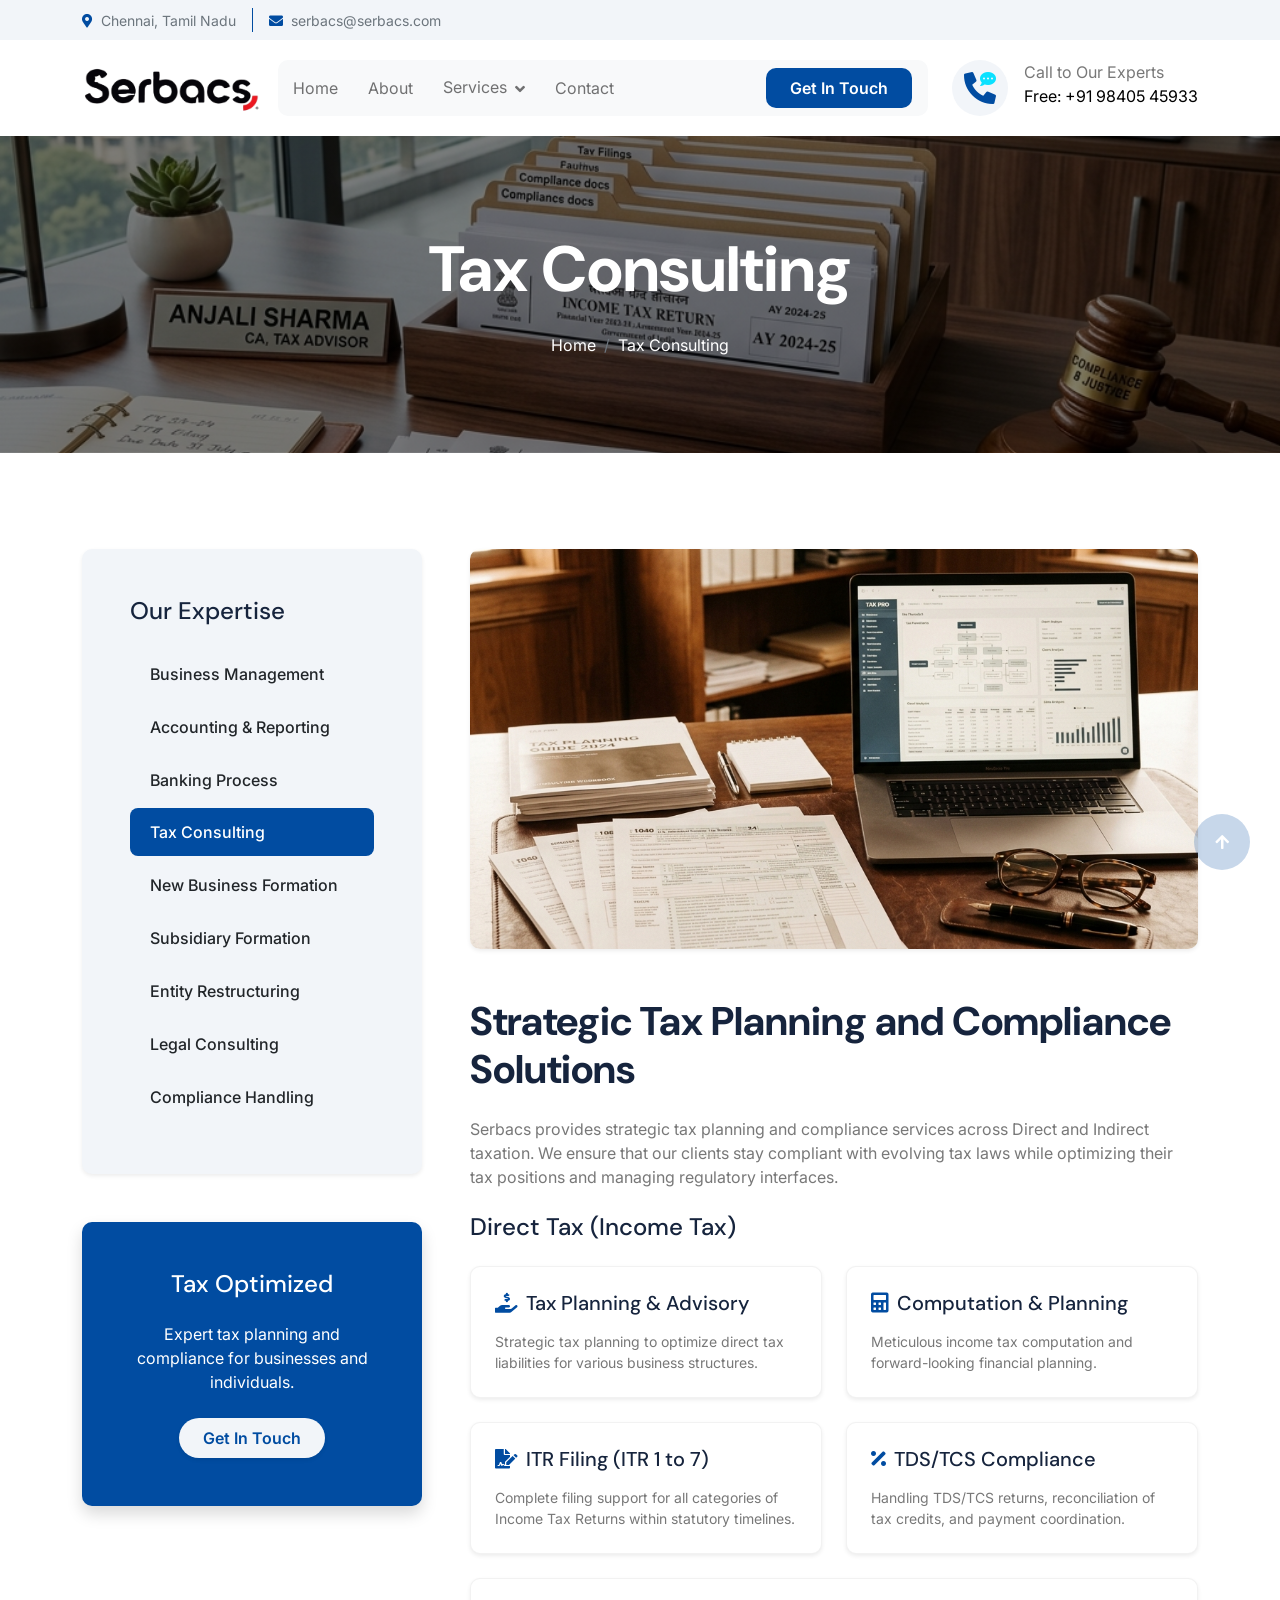
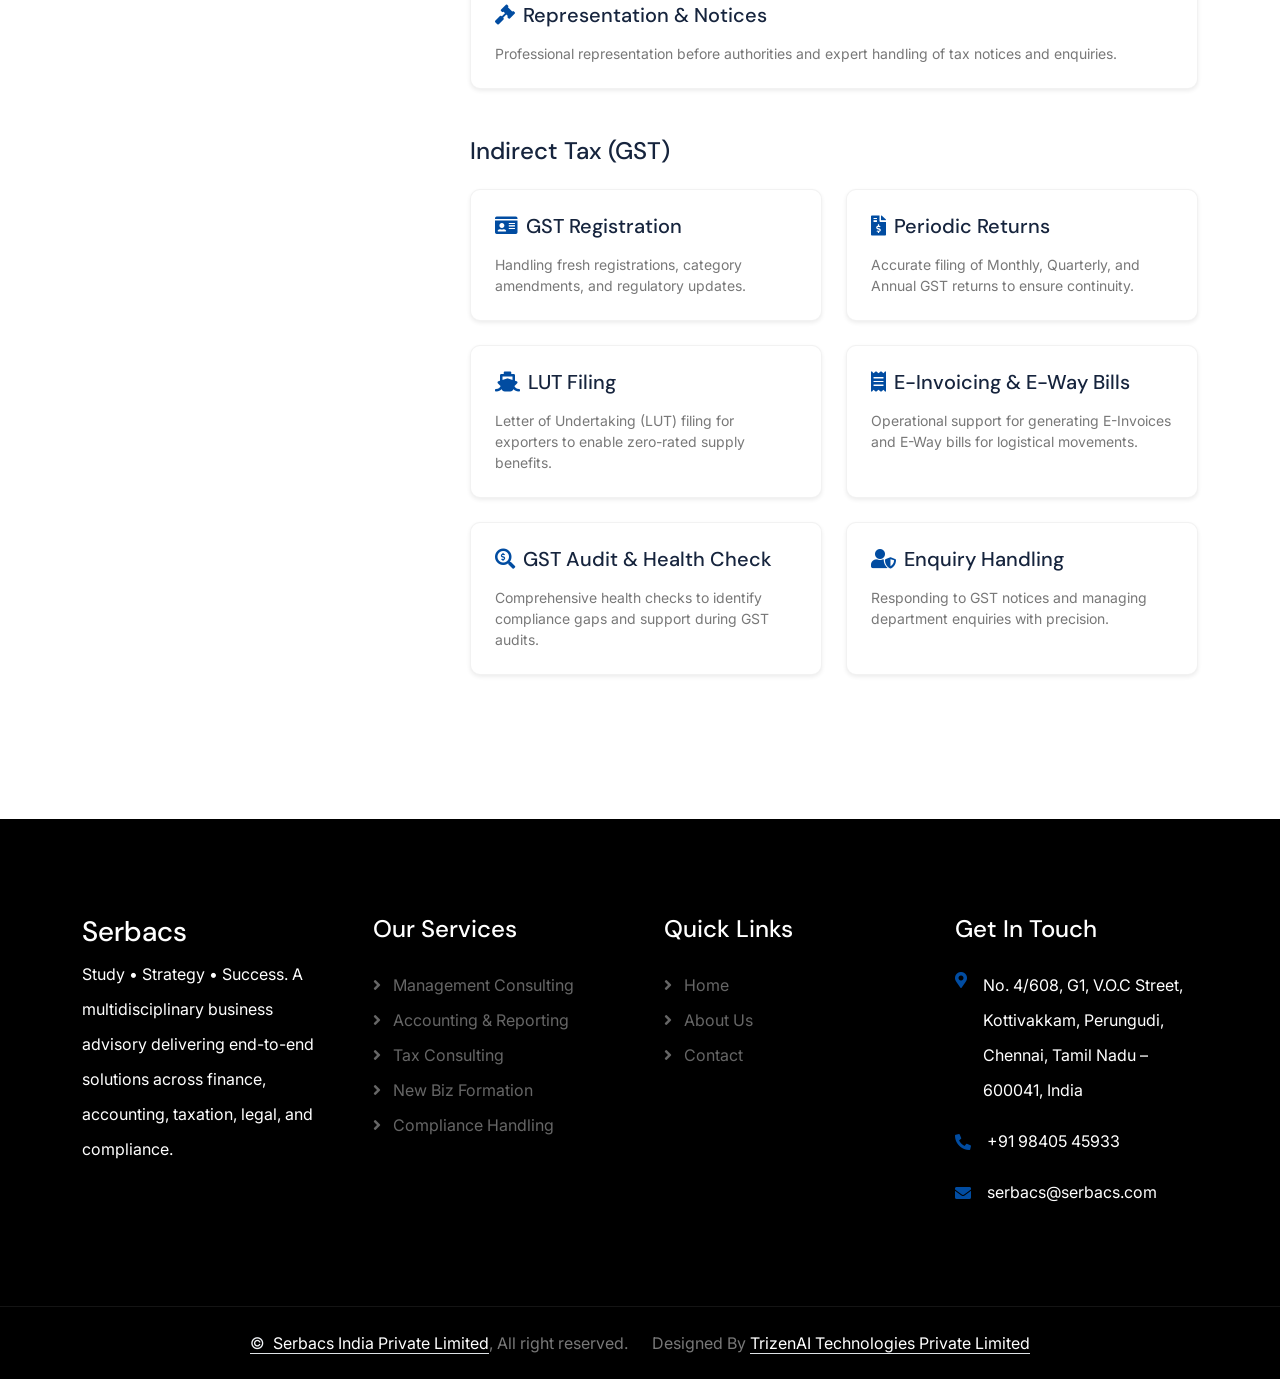
<file: tax-consulting.html>
<!DOCTYPE html>
<html lang="en">

    <head>
        <meta charset="utf-8">
        <title>Tax Consulting - Serbacs India Private Limited</title>
        <meta content="width=device-width, initial-scale=1.0" name="viewport">
        <meta content="" name="keywords">
        <meta content="" name="description">

        <!-- Google Web Fonts -->
        <link rel="preconnect" href="https://fonts.googleapis.com">
        <link rel="preconnect" href="https://fonts.gstatic.com" crossorigin>
        <link href="https://fonts.googleapis.com/css2?family=DM+Sans:ital,opsz,wght@0,9..40,100..1000;1,9..40,100..1000&family=Inter:slnt,wght@-10..0,100..900&display=swap" rel="stylesheet">

        <!-- Icon Font Stylesheet -->
        <link rel="stylesheet" href="https://use.fontawesome.com/releases/v5.15.4/css/all.css"/>
        <link href="https://cdn.jsdelivr.net/npm/bootstrap-icons@1.4.1/font/bootstrap-icons.css" rel="stylesheet">

        <!-- Libraries Stylesheet -->
        <link rel="stylesheet" href="lib/animate/animate.min.css"/>
        <link href="lib/lightbox/css/lightbox.min.css" rel="stylesheet">
        <link href="lib/owlcarousel/assets/owl.carousel.min.css" rel="stylesheet">


        <!-- Customized Bootstrap Stylesheet -->
        <link href="css/bootstrap.min.css" rel="stylesheet">

        <!-- Template Stylesheet -->
        <link href="css/style.css" rel="stylesheet">
    </head>

    <body>

        <!-- Spinner Start -->
        <div id="spinner" class="show bg-white position-fixed translate-middle w-100 vh-100 top-50 start-50 d-flex align-items-center justify-content-center">
            <div class="spinner-border text-primary" style="width: 3rem; height: 3rem;" role="status">
                <span class="sr-only">Loading...</span>
            </div>
        </div>
        <!-- Spinner End -->

        <!-- Topbar Start -->
        <div class="container-fluid topbar px-0 px-lg-4 bg-light py-2 d-none d-lg-block">
            <div class="container">
                <div class="row gx-0 align-items-center">
                    <div class="col-lg-8 text-center text-lg-start mb-lg-0">
                        <div class="d-flex flex-wrap">
                            <div class="border-end border-primary pe-3">
                                <a href="contact.html" class="text-muted small"><i class="fas fa-map-marker-alt text-primary me-2"></i>Chennai, Tamil Nadu</a>
                            </div>
                            <div class="ps-3">
                                <a href="mailto:serbacs@serbacs.com" class="text-muted small"><i class="fas fa-envelope text-primary me-2"></i>serbacs@serbacs.com</a>
                            </div>
                        </div>
                    </div>
                    <div class="col-lg-4 text-center text-lg-end">
                        <div class="d-flex justify-content-end">
                            </div>
                        </div>
                    </div>
                </div>
            </div>
        </div>
        <!-- Topbar End -->

        <!-- Navbar & Hero Start -->
        <div class="container-fluid nav-bar px-0 px-lg-4 py-lg-0">
            <div class="container">
                <nav class="navbar navbar-expand-lg navbar-light"> 
                    <a href="index.html" class="navbar-brand p-0">
                        <img src="img/logo/serbacslogo.png" alt="Logo">
                    </a>
                    <button class="navbar-toggler" type="button" data-bs-toggle="collapse" data-bs-target="#navbarCollapse">
                        <span class="fa fa-bars"></span>
                    </button>
                    <div class="collapse navbar-collapse" id="navbarCollapse">
                        <div class="navbar-nav mx-0 mx-lg-auto">
                            <a href="index.html" class="nav-item nav-link ">Home</a>
                            <a href="about.html" class="nav-item nav-link ">About</a>
                            
                                                    <!-- Services Dropdown -->
                        <div class="nav-item dropdown">
                            <a href="#" class="nav-link dropdown-toggle" data-bs-toggle="dropdown">Services</a>
                            <div class="dropdown-menu shadow border-0">
                                <a href="business-management-consulting.html" class="dropdown-item">Business Management Consulting</a>
                                <a href="accounting-reporting.html" class="dropdown-item">Accounting & Reporting</a>
                                <a href="banking-process.html" class="dropdown-item">Banking Process</a>
                                <a href="tax-consulting.html" class="dropdown-item">Tax Consulting</a>
                                <a href="new-business-formation.html" class="dropdown-item">New Business Formation</a>
                                <a href="subsidiary-formation.html" class="dropdown-item">Subsidiary Formation</a>
                                <a href="entity-restructuring.html" class="dropdown-item">Entity Restructuring</a>
                                <a href="legal-consulting.html" class="dropdown-item">Legal Consulting</a>
                                <a href="compliance-handling.html" class="dropdown-item">Compliance Handling</a>
                            </div>
                        </div>
                        <a href="contact.html" class="nav-item nav-link">Contact</a>
                        <div class="nav-btn px-3">
                                <a href="contact.html" class="btn btn-primary py-2 px-4 ms-3 flex-shrink-0">Get In Touch</a>
                            </div>
                        </div>
                    </div>
                    <div class="d-none d-xl-flex flex-shrink-0 ps-4">
                        <a href="tel:+919840545933" class="btn btn-light btn-lg-square rounded-circle position-relative wow tada" data-wow-delay=".9s">
                            <i class="fa fa-phone-alt fa-2x"></i>
                            <div class="position-absolute" style="top: 7px; right: 12px;">
                                <span><i class="fa fa-comment-dots text-secondary"></i></span>
                            </div>
                        </a>
                        <div class="d-flex flex-column ms-3">
                            <span>Call to Our Experts</span>
                            <a href="tel:+919840545933"><span class="text-dark">Free: +91 98405 45933</span></a>
                        </div>
                    </div>
                </nav>
            </div>
        </div>
        <!-- Navbar & Hero End -->

        <!-- Header Start -->
        <div class="container-fluid bg-breadcrumb py-5" style="background: linear-gradient(rgba(0, 0, 0, 0.5), rgba(0, 0, 0, 0.5)), url(img/bredcrumb/tax-consulting.png); background-size: cover; background-position: center;">
            <div class="container py-5 text-center">
                <h1 class="text-white display-3 mb-4 wow fadeInDown" data-wow-delay="0.1s">Tax Consulting</h1>
                <ol class="breadcrumb justify-content-center mb-0 wow fadeInDown" data-wow-delay="0.3s">
                    <li class="breadcrumb-item"><a href="index.html">Home</a></li>
                    <li class="breadcrumb-item active text-white">Tax Consulting</li>
                </ol>
            </div>
        </div>
        <!-- Header End -->

        <!-- Service Detail Start -->
        <div class="container-fluid py-5">
            <div class="container py-5">
                <div class="row g-5">
                    <div class="col-lg-4 wow fadeInUp" data-wow-delay="0.1s">
                        <div class="bg-light rounded p-5 mb-5 service-detail-sidebar shadow-sm">
                            <h4 class="mb-4">Our Expertise</h4>
                            <div class="list-group">
                                <a href="business-management-consulting.html" class="list-group-item list-group-item-action">Business Management</a>
                                <a href="accounting-reporting.html" class="list-group-item list-group-item-action">Accounting & Reporting</a>
                                <a href="banking-process.html" class="list-group-item list-group-item-action">Banking Process</a>
                                <a href="tax-consulting.html" class="list-group-item list-group-item-action active">Tax Consulting</a>
                                <a href="new-business-formation.html" class="list-group-item list-group-item-action">New Business Formation</a>
                                <a href="subsidiary-formation.html" class="list-group-item list-group-item-action">Subsidiary Formation</a>
                                <a href="entity-restructuring.html" class="list-group-item list-group-item-action">Entity Restructuring</a>
                                <a href="legal-consulting.html" class="list-group-item list-group-item-action">Legal Consulting</a>
                                <a href="compliance-handling.html" class="list-group-item list-group-item-action">Compliance Handling</a>
                            </div>
                        </div>
                        <div class="bg-primary rounded p-5 text-center shadow">
                            <h4 class="text-white mb-4">Tax Optimized</h4>
                            <p class="text-white mb-4">Expert tax planning and compliance for businesses and individuals.</p>
                            <a href="contact.html" class="btn btn-light rounded-pill py-2 px-4 shadow-sm">Get In Touch</a>
                        </div>
                    </div>
                    <div class="col-lg-8 wow fadeInUp" data-wow-delay="0.3s">
                        <div class="service-detail">
                            <img class="img-fluid w-100 rounded mb-5 shadow-sm service-main-img" src="img/services/tax-consulting.png" alt="Tax Consulting">
                            <h2 class="display-6 mb-4">Strategic Tax Planning and Compliance Solutions</h2>
                            <p class="mb-4">Serbacs provides strategic tax planning and compliance services across Direct and Indirect taxation. We ensure that our clients stay compliant with evolving tax laws while optimizing their tax positions and managing regulatory interfaces.</p>
                            
                            <h4 class="mb-4">Direct Tax (Income Tax)</h4>
                            <div class="row g-4 mb-5">
                                <div class="col-md-6">
                                    <div class="p-4 bg-white rounded h-100 shadow-sm service-component-card">
                                        <h5 class="mb-3"><i class="fas fa-hand-holding-usd text-primary me-2"></i>Tax Planning & Advisory</h5>
                                        <p class="mb-0 small">Strategic tax planning to optimize direct tax liabilities for various business structures.</p>
                                    </div>
                                </div>
                                <div class="col-md-6">
                                    <div class="p-4 bg-white rounded h-100 shadow-sm service-component-card">
                                        <h5 class="mb-3"><i class="fas fa-calculator text-primary me-2"></i>Computation & Planning</h5>
                                        <p class="mb-0 small">Meticulous income tax computation and forward-looking financial planning.</p>
                                    </div>
                                </div>
                                <div class="col-md-6">
                                    <div class="p-4 bg-white rounded h-100 shadow-sm service-component-card">
                                        <h5 class="mb-3"><i class="fas fa-file-signature text-primary me-2"></i>ITR Filing (ITR 1 to 7)</h5>
                                        <p class="mb-0 small">Complete filing support for all categories of Income Tax Returns within statutory timelines.</p>
                                    </div>
                                </div>
                                <div class="col-md-6">
                                    <div class="p-4 bg-white rounded h-100 shadow-sm service-component-card">
                                        <h5 class="mb-3"><i class="fas fa-percentage text-primary me-2"></i>TDS/TCS Compliance</h5>
                                        <p class="mb-0 small">Handling TDS/TCS returns, reconciliation of tax credits, and payment coordination.</p>
                                    </div>
                                </div>
                                <div class="col-12">
                                    <div class="p-4 bg-white rounded h-100 shadow-sm service-component-card">
                                        <h5 class="mb-3"><i class="fas fa-gavel text-primary me-2"></i>Representation & Notices</h5>
                                        <p class="mb-0 small">Professional representation before authorities and expert handling of tax notices and enquiries.</p>
                                    </div>
                                </div>
                            </div>

                            <h4 class="mb-4">Indirect Tax (GST)</h4>
                            <div class="row g-4 mb-5">
                                <div class="col-md-6">
                                    <div class="p-4 bg-white rounded h-100 shadow-sm service-component-card">
                                        <h5 class="mb-3"><i class="fas fa-id-card text-primary me-2"></i>GST Registration</h5>
                                        <p class="mb-0 small">Handling fresh registrations, category amendments, and regulatory updates.</p>
                                    </div>
                                </div>
                                <div class="col-md-6">
                                    <div class="p-4 bg-white rounded h-100 shadow-sm service-component-card">
                                        <h5 class="mb-3"><i class="fas fa-file-invoice-dollar text-primary me-2"></i>Periodic Returns</h5>
                                        <p class="mb-0 small">Accurate filing of Monthly, Quarterly, and Annual GST returns to ensure continuity.</p>
                                    </div>
                                </div>
                                <div class="col-md-6">
                                    <div class="p-4 bg-white rounded h-100 shadow-sm service-component-card">
                                        <h5 class="mb-3"><i class="fas fa-ship text-primary me-2"></i>LUT Filing</h5>
                                        <p class="mb-0 small">Letter of Undertaking (LUT) filing for exporters to enable zero-rated supply benefits.</p>
                                    </div>
                                </div>
                                <div class="col-md-6">
                                    <div class="p-4 bg-white rounded h-100 shadow-sm service-component-card">
                                        <h5 class="mb-3"><i class="fas fa-receipt text-primary me-2"></i>E-Invoicing & E-Way Bills</h5>
                                        <p class="mb-0 small">Operational support for generating E-Invoices and E-Way bills for logistical movements.</p>
                                    </div>
                                </div>
                                <div class="col-md-6">
                                    <div class="p-4 bg-white rounded h-100 shadow-sm service-component-card">
                                        <h5 class="mb-3"><i class="fas fa-search-dollar text-primary me-2"></i>GST Audit & Health Check</h5>
                                        <p class="mb-0 small">Comprehensive health checks to identify compliance gaps and support during GST audits.</p>
                                    </div>
                                </div>
                                <div class="col-md-6">
                                    <div class="p-4 bg-white rounded h-100 shadow-sm service-component-card">
                                        <h5 class="mb-3"><i class="fas fa-user-shield text-primary me-2"></i>Enquiry Handling</h5>
                                        <p class="mb-0 small">Responding to GST notices and managing department enquiries with precision.</p>
                                    </div>
                                </div>
                            </div>
                        </div>
                    </div>
                </div>
            </div>
        </div>
        <!-- Service Detail End -->

        <!-- Footer Start -->
        <div class="container-fluid footer py-5 wow fadeIn" data-wow-delay="0.2s">
            <div class="container py-5">
                <div class="row g-5">
                    <div class="col-md-6 col-lg-6 col-xl-3">
                        <div class="footer-item">
                            <a href="index.html" class="p-0">
                                <h3 class="text-white">Serbacs</h3>
                            </a>
                            <p class="text-white mb-4">Study • Strategy • Success. A multidisciplinary business advisory delivering end-to-end solutions across finance, accounting, taxation, legal, and compliance.</p>
                        </div>
                    </div>
                    <div class="col-md-6 col-lg-6 col-xl-3">
                        <div class="footer-item">
                            <h4 class="text-white mb-4">Our Services</h4>
                            <a href="business-management-consulting.html"><i class="fas fa-angle-right me-2"></i> Management Consulting</a>
                            <a href="accounting-reporting.html"><i class="fas fa-angle-right me-2"></i> Accounting & Reporting</a>
                            <a href="tax-consulting.html"><i class="fas fa-angle-right me-2"></i> Tax Consulting</a>
                            <a href="new-business-formation.html"><i class="fas fa-angle-right me-2"></i> New Biz Formation</a>
                            <a href="compliance-handling.html"><i class="fas fa-angle-right me-2"></i> Compliance Handling</a>
                        </div>
                    </div>
                    <div class="col-md-6 col-lg-6 col-xl-3">
                        <div class="footer-item">
                            <h4 class="text-white mb-4">Quick Links</h4>
                            <a href="index.html"><i class="fas fa-angle-right me-2"></i> Home</a>
                            <a href="about.html"><i class="fas fa-angle-right me-2"></i> About Us</a>
                            <a href="contact.html"><i class="fas fa-angle-right me-2"></i> Contact</a>
                        </div>
                    </div>
                    <div class="col-md-6 col-lg-6 col-xl-3">
                        <div class="footer-item">
                            <h4 class="text-white mb-4">Get In Touch</h4>
                            <div class="d-flex align-items-start mb-3">
                                <i class="fas fa-map-marker-alt text-primary me-3 mt-1"></i>
                                <p class="text-white mb-0">No. 4/608, G1, V.O.C Street, Kottivakkam, Perungudi, Chennai, Tamil Nadu – 600041, India</p>
                            </div>
                            <div class="d-flex align-items-center mb-3">
                                <i class="fa fa-phone-alt text-primary me-3"></i>
                                <p class="text-white mb-0">+91 98405 45933</p>
                            </div>
                            <div class="d-flex align-items-center">
                                <i class="fas fa-envelope text-primary me-3"></i>
                                <p class="text-white mb-0">serbacs@serbacs.com</p>
                            </div>
                        </div>
                    </div>
                </div>
            </div>
        </div>
        <!-- Footer End -->
        
        <!-- footer-bottom Start -->
        <div class="container-fluid footer-bottom py-4">
            <div class="container">
                <div class="row g-4 align-items-center">
                    <div class="col-md-6 text-center text-md-end mb-md-0">
                        <span class="text-body"><a href="index.html" class="border-bottom text-white"><span class="text-light me-2">&copy;</span>Serbacs India Private Limited</a>, All right reserved.</span>
                    </div>
                    <div class="col-md-6 text-center text-md-start text-body">
                        Designed By <a class="border-bottom text-white" href="https://www.trizen-ai.com/">TrizenAI Technologies Private Limited</a>
                    </div>
                </div>
            </div>
        </div>
        <!-- footer-bottom End -->

        <!-- Back to Top -->
        <a href="#" class="btn btn-primary btn-lg-square rounded-circle back-to-top"><i class="fa fa-arrow-up"></i></a>   

        <!-- JavaScript Libraries -->
        <script src="https://ajax.googleapis.com/ajax/libs/jquery/3.6.4/jquery.min.js"></script>
        <script src="https://cdn.jsdelivr.net/npm/bootstrap@5.0.0/dist/js/bootstrap.bundle.min.js"></script>
        <script src="lib/wow/wow.min.js"></script>
        <script src="lib/easing/easing.min.js"></script>
        <script src="lib/waypoints/waypoints.min.js"></script>
        <script src="lib/counterup/counterup.min.js"></script>
        <script src="lib/lightbox/js/lightbox.min.js"></script>
        <script src="lib/owlcarousel/owl.carousel.min.js"></script>
        
        <!-- Template Javascript -->
        <script src="js/main.js"></script>
    </body>

</html>
</file>
<file: css/style.css>
:root {
    --bs-primary: #014CA1; /* Logo Red */
    --bs-dark: #000000;    /* Logo Black */
    --bs-secondary: #808080; /* Logo Gray */
    --bs-info: #014CA1;    /* Mapping Info to Primary Red for consistency */
    --bs-light: #f8f9fa;
    --bs-white: #ffffff;
    --bs-body: #666666;
}

/*** Global Overrides ***/
.text-primary { color: var(--bs-primary) !important; }
.bg-primary { background-color: var(--bs-primary) !important; }
.btn-primary { background-color: var(--bs-primary) !important; border-color: var(--bs-primary) !important; color: #fff !important; }
.btn-primary:hover { background-color: var(--bs-dark) !important; border-color: var(--bs-dark) !important; }
.border-primary { border-color: var(--bs-primary) !important; }

.text-dark { color: var(--bs-dark) !important; }
.bg-dark { background-color: var(--bs-dark) !important; }
.btn-dark { background-color: var(--bs-dark) !important; border-color: var(--bs-dark) !important; color: #fff !important; }
.btn-dark:hover { background-color: var(--bs-primary) !important; border-color: var(--bs-primary) !important; }

/* Breadcrumb Gradient Update */
.bg-breadcrumb {
    padding: 120px 0; /* Standardized height/padding */
    background-position: center;
    background-repeat: no-repeat;
    background-size: cover;
}

/*** Spinner Start ***/
#spinner {
    opacity: 0;
    visibility: hidden;
    transition: opacity .5s ease-out, visibility 0s linear .5s;
    z-index: 99999;
}

#spinner.show {
    transition: opacity .5s ease-out, visibility 0s linear 0s;
    visibility: visible;
    opacity: 1;
}
/*** Spinner End ***/

.back-to-top {
    position: fixed;
    right: 30px;
    bottom: 30px;
    transition: 0.5s;
    z-index: 99;
}


/*** Button Start ***/
.btn {
    font-weight: 600;
    transition: .5s;
}

.btn-square {
    width: 32px;
    height: 32px;
}

.btn-sm-square {
    width: 34px;
    height: 34px;
}

.btn-md-square {
    width: 44px;
    height: 44px;
}

.btn-lg-square {
    width: 56px;
    height: 56px;
}

.btn-xl-square {
    width: 66px;
    height: 66px;
}

.btn-square,
.btn-sm-square,
.btn-md-square,
.btn-lg-square,
.btn-xl-square {
    padding: 0;
    display: flex;
    align-items: center;
    justify-content: center;
    font-weight: normal;
}

.btn.btn-primary {
    color: var(--bs-white);
    border: none;
}

.btn.btn-primary:hover {
    background: var(--bs-dark);
    color: var(--bs-white);
}

.btn.btn-light {
    color: var(--bs-primary);
    border: none;
}

.btn.btn-light:hover {
    color: var(--bs-white);
    background: var(--bs-dark);
}

.btn.btn-dark {
    color: var(--bs-white);
    border: none;
}

.btn.btn-dark:hover {
    color: var(--bs-primary);
    background: var(--bs-light);
}


/*** Topbar Start ***/ 
.topbar .dropdown-toggle::after {
    border: none;
    content: "\f107";
    font-family: "Font Awesome 5 Free";
    font-weight: 600;
    vertical-align: middle;
    margin-left: 8px;
    color: var(--bs-primary);
}

.topbar .dropdown .dropdown-menu a:hover {
    background: var(--bs-primary);
    color: var(--bs-white);
}

.topbar .dropdown .dropdown-menu {
    transform: rotateX(0deg);
    visibility: visible;
    background: var(--bs-light);
    padding-top: 10px;
    border: 0;
    transition: .5s;
    opacity: 1;
}
/*** Topbar End ***/


/*** Navbar Start ***/
.nav-bar {
    background: var(--bs-white);
    transition: 1s;
}

.navbar-light .navbar-brand img {
    max-height: 60px;
    transition: .5s;
}

.nav-bar .navbar-light .navbar-brand img {
    max-height: 50px;
}

.navbar .navbar-nav .nav-item .nav-link {
    padding: 0;
}

.navbar .navbar-nav .nav-item {
    display: flex;
    align-items: center;
    padding: 15px;
}

.navbar-light .navbar-nav .nav-item:hover,
.navbar-light .navbar-nav .nav-item.active,
.navbar-light .navbar-nav .nav-item:hover .nav-link,
.navbar-light .navbar-nav .nav-item.active .nav-link {
    color: var(--bs-primary);
}

@media (max-width: 991px) {
    .navbar {
        padding: 20px 0;
    }

    .navbar .navbar-nav .nav-link {
        padding: 0;
    }

    .navbar-collapse {
        max-height: 70vh;
        overflow-y: auto;
    }

    .navbar .navbar-nav .nav-item {
        display: flex;
        padding: 20px;
        flex-direction: column;
        justify-content: start;
        align-items: start;
    }

    .navbar .navbar-nav .nav-btn {
        display: flex;
        justify-content: start;
    }

    .navbar .navbar-nav {
        width: 100%;
        display: flex;
        margin-top: 20px;
        padding-bottom: 20px;
        background: var(--bs-light);
        border-radius: 10px;
    }

    .navbar.navbar-expand-lg .navbar-toggler {
        padding: 8px 15px;
        border: 1px solid var(--bs-primary);
        color: var(--bs-primary);
    }
}

.navbar .dropdown-toggle::after {
    border: none;
    content: "\f107";
    font-family: "Font Awesome 5 Free";
    font-weight: 600;
    vertical-align: middle;
    margin-left: 8px;
}

.dropdown .dropdown-menu .dropdown-item:hover {
    background: var(--bs-primary);
    color: var(--bs-white);
}

@media (min-width: 992px) {
    .navbar {
        padding: 20px 0;
    }

    .navbar .nav-btn {
        display: flex;
        align-items: center;
        justify-content: end;
    }

    .navbar .navbar-nav {
        width: 100%;
        display: flex;
        justify-content: center;
        align-items: center;
        background: var(--bs-light);
        border-radius: 10px;
    }

    .navbar .navbar-nav .nav-btn {
        width: 100%;
        display: flex;
        margin-left: auto;
    }

    .navbar .nav-item .dropdown-menu {
        display: block;
        visibility: hidden;
        top: 100%;
        transform: rotateX(-75deg);
        transform-origin: 0% 0%;
        border: 0;
        border-radius: 10px;
        transition: .5s;
        opacity: 0;
    }

    .navbar .nav-item:hover .dropdown-menu {
        transform: rotateX(0deg);
        visibility: visible;
        margin-top: 20px;
        background: var(--bs-light);
        transition: .5s;
        opacity: 1;
    }
}
/*** Navbar End ***/


/*** Carousel Hero Header Start ***/
.header-carousel .header-carousel-item {
    height: 700px;
}

.header-carousel .owl-nav .owl-prev,
.header-carousel .owl-nav .owl-next {
    position: absolute;
    width: 60px;
    height: 60px;
    border-radius: 60px;
    background: var(--bs-light);
    color: var(--bs-primary);
    font-size: 26px;
    display: flex;
    align-items: center;
    justify-content: center;
    transition: 0.5s;
}

.header-carousel .owl-nav .owl-prev {
    bottom: 30px;
    left: 50%;
    transform: translateX(-50%);
    margin-left: 30px;
}
.header-carousel .owl-nav .owl-next {
    bottom: 30px;
    right: 50%;
    transform: translateX(-50%);
    margin-right: 30px;
}

.header-carousel .owl-nav .owl-prev:hover,
.header-carousel .owl-nav .owl-next:hover {
    box-shadow: inset 0 0 100px 0 var(--bs-secondary);
    color: var(--bs-white);
}

.header-carousel .header-carousel-item .carousel-caption {
    position: absolute;
    width: 100%;
    height: 100%;
    left: 0;
    bottom: 0;
    background: rgba(0, 0, 0, .2);
    display: flex;
    align-items: center;
}

@media (max-width: 991px) {
    .header-carousel .header-carousel-item .carousel-caption {
        padding-top: 45px;
    }

    .header-carousel .header-carousel-item {
        height: 1300px;
    }
}

@media (max-width: 767px) {
    .header-carousel .header-carousel-item {
        height: 950px;
    }

    .header-carousel .owl-nav .owl-prev {
        bottom: -30px;
        left: 50%;
        transform: translateX(-50%);
        margin-left: -45px;
    }

    .header-carousel .owl-nav .owl-next {
        bottom: -30px;
        left: 50%;
        transform: translateX(-50%);
        margin-left: 45px;
    }
}
/*** Carousel Hero Header End ***/


/*** Single Page Hero Header Start ***/
.bg-breadcrumb {
    position: relative;
    overflow: hidden;
    background-position: center center;
    background-repeat: no-repeat;
    background-size: cover;
    padding: 30px 0 30px 0;
    transition: 0.5s;
}

.bg-breadcrumb .breadcrumb {
    position: relative;
}

.bg-breadcrumb .breadcrumb .breadcrumb-item a {
    color: var(--bs-white);
}
/*** Single Page Hero Header End ***/


/*** Service Start ***/
.service .service-item {
    border-radius: 10px;
}
.service .service-item .service-img {
    position: relative;
    overflow: hidden;
    border-top-left-radius: 10px;
    border-top-right-radius: 10px;
}

.service .service-item .service-img img {
    transition: 0.5s;
}

.service .service-item:hover .service-img img {
    transform: scale(1.1);
}

.service .service-item .service-img::after {
    content: "";
    position: absolute;
    width: 100%;
    height: 0;
    top: 0;
    left: 0;
    border-top-left-radius: 10px;
    border-top-right-radius: 10px;
    background: rgba(1, 95, 201, .2);
    transition: 0.5s;
    z-index: 1;
}

.service .service-item:hover .service-img::after {
    height: 100%;
}

.service .service-item .service-img .service-icon {
    position: absolute;
    width: 70px;
    bottom: 0;
    right: 25px;
    border-top-left-radius: 10px;
    border-top-right-radius: 10px;
    background: var(--bs-light);
    display: flex;
    align-items: center;
    justify-content: center;
    transition: 0.5s;
    z-index: 9;
}

.service .service-item .service-img .service-icon i {
    color: var(--bs-primary);
    transition: 0.5s;
}

.service .service-item:hover .service-img .service-icon i {
    transform: rotateX(360deg);
    color: var(--bs-white);
}

.service .service-item:hover .service-img .service-icon {
    bottom: 0;
    color: var(--bs-white);
    background: var(--bs-primary);
}

.service .service-content {
    position: relative;
    border-bottom-left-radius: 10px;
    border-bottom-right-radius: 10px;
    background: var(--bs-light);
}

.service .service-item .service-content .service-content-inner {
    position: relative;
    z-index: 9;
}

.service .service-item .service-content .service-content-inner .h4,
.service .service-item .service-content .service-content-inner p {
    transition: 0.5s;
}

.service .service-item:hover .service-content .service-content-inner .h4,
.service .service-item:hover .service-content .service-content-inner p {
    color: var(--bs-white);
}

.service .service-item:hover .service-content .service-content-inner .btn.btn-primary {
    color: var(--bs-primary);
    background: var(--bs-white);
}

.service .service-item:hover .service-content .service-content-inner .btn.btn-primary:hover {
    color: var(--bs-white);
    background: var(--bs-dark);
}

.service .service-item:hover .service-content .service-content-inner .h4:hover {
    color: var(--bs-dark);
}

.service .service-item .service-content::after {
    content: "";
    position: absolute;
    width: 100%;
    height: 0;
    bottom: 0;
    left: 0;
    border-bottom-left-radius: 10px;
    border-bottom-right-radius: 10px;
    background: var(--bs-primary);
    transition: 0.5s;
    z-index: 1;
}

.service .service-item:hover .service-content::after {
    height: 100%;
}
/*** Service End ***/


/*** Blog Start ***/
.blog .blog-item {
    border-radius: 10px;
    transition: 0.5s;
}

.blog .blog-item:hover {
    box-shadow: 0 0 45px rgba(0, 0, 0, .1);
}

.blog .blog-item:hover .blog-content {
    background: var(--bs-light);
}

.blog .blog-item .blog-img {
    border-top-left-radius: 10px;
    border-top-right-radius: 10px;
    position: relative;
    overflow: hidden;
}

.blog .blog-item .blog-img img {
    transition: 0.5s;
}

.blog .blog-item:hover .blog-img img {
    transform: scale(1.2);
}

.blog .blog-item .blog-img::after {
    content: "";
    position: absolute;
    width: 100%;
    height: 0;
    top: 0;
    left: 0;
    border-top-left-radius: 10px;
    border-top-right-radius: 10px;
    background: rgba(1, 95, 201, .2);
    transition: 0.5s;
    z-index: 1;
}

.blog .blog-item:hover .blog-img::after {
    height: 100%;
}

.blog .blog-item .blog-img .blog-categiry {
    position: absolute;
    bottom: 0;
    right: 0;
    border-top-left-radius: 10px;
    display: inline-flex;
    color: var(--bs-white);
    background: var(--bs-primary);
    z-index: 9;
}

.blog .blog-item .blog-content {
    border-bottom-left-radius: 10px;
    border-bottom-right-radius: 10px;
    background: var(--bs-white);
}

.blog .blog-item .blog-content a.btn {
    color: var(--bs-dark);
}

.blog .blog-item:hover .blog-content a.btn:hover {
    color: var(--bs-primary);
}
/*** Blog End ***/


/*** Team Start ***/
.team .team-item .team-img {
    position: relative;
    overflow: hidden;
    border-top-left-radius: 10px;
    border-top-right-radius: 10px;
} 

.team .team-item .team-img img {
    transition: 0.5s;
}

.team .team-item:hover .team-img img {
    transform: scale(1.1);
}

.team .team-item .team-img::after {
    content: "";
    position: absolute;
    width: 100%;
    height: 0;
    top: 0;
    left: 0;
    border-top-left-radius: 10px;
    border-top-right-radius: 10px;
    transition: 0.5s;
}

.team .team-item:hover .team-img::after {
    height: 100%;
    background: rgba(255, 255, 255, 0.3);
}

.team .team-item .team-img .team-icon {
    position: absolute;
    bottom: 20px;
    right: 20px;
    margin-bottom: -100%;
    transition: 0.5s;
    z-index: 9;
}

.team .team-item:hover .team-img .team-icon {
    margin-bottom: 0;
}

.team .team-item .team-title {
    color: var(--bs-white);
    background: var(--bs-primary);
    border-bottom-left-radius: 10px;
    border-bottom-right-radius: 10px;
    transition: 0.5s;
}

.team .team-item .team-title h4 {
    color: var(--bs-white);
}

.team .team-item:hover .team-title {
    background: var(--bs-dark);
}
/*** Team End ***/


/*** Footer Start ***/
.footer {
    background: var(--bs-dark);
}

.footer .footer-item {
    display: flex;
    flex-direction: column;
}

.footer .footer-item a {
    line-height: 35px;
    color: var(--bs-body);
    transition: 0.5s;
}

.footer .footer-item p {
    line-height: 35px;
}

.footer .footer-item a:hover {
    color: var(--bs-primary);
}

.footer .footer-item .footer-btn a,
.footer .footer-item .footer-btn a i {
    transition: 0.5s;
}

.footer .footer-item .footer-btn a:hover {
    background: var(--bs-white);
}

.footer .footer-item .footer-btn a:hover i {
    color: var(--bs-primary);
}


.footer .footer-item .footer-instagram {
    position: relative;
    overflow: hidden;
}

.footer .footer-item .footer-instagram img {
    transition: 0.5s;
}

.footer .footer-item .footer-instagram:hover img {
    transform: scale(1.2);
}

.footer .footer-item .footer-instagram .footer-search-icon {
    position: absolute;
    width: 100%;
    height: 100%;
    top: 0;
    left: 0;
    display: flex;
    align-items: center;
    justify-content: center;
    transition: 0.5s;
    opacity: 0;
}

.footer .footer-item .footer-instagram:hover .footer-search-icon {
    opacity: 1;
    background: rgba(0, 0, 0, .6);
}

.footer .footer-item .footer-btn a {
    background: var(--bs-light);
    color: var(--bs-primary);
}

.footer .footer-item .footer-btn a:hover {
    background: var(--bs-primary);
}

.footer .footer-item .footer-btn a:hover i {
    color: var(--bs-white);
}
/*** Footer End ***/


/*** footer-bottom Start ***/
.footer-bottom {
    background: var(--bs-dark);
    border-top: 1px solid rgba(255, 255, 255, .08);
}
/*** footer-bottom end ***/

/* Mega Menu Core Styles */
.fs-sm { font-size: 0.82rem; line-height: 1.3; margin-bottom: 5px;}
.mega-menu a { transition: color 0.2s; color: var(--bs-dark) !important; }
.mega-menu a:hover { color: var(--bs-primary) !important; text-decoration: underline !important; }
.mega-menu-title { font-size: 0.85rem; letter-spacing: 0.5px; color: var(--bs-primary) !important; font-weight: 700; cursor: pointer; display: flex; justify-content: space-between; align-items: center; }

@media (max-width: 991.98px) {
    .mega-menu { position: relative !important; width: 100% !important; box-shadow: none !important; padding: 10px 20px !important; margin: 0 !important; }
    .mega-menu .row { color: var(--bs-dark) !important; }
    .mega-menu ul { display: none; padding-left: 15px; margin-top: 10px; }
    .mega-menu ul.show { display: block; }
    .mega-menu-title::after { content: "\f078"; font-family: "Font Awesome 5 Free"; font-weight: 900; transition: 0.3s; transform: rotate(0deg); }
    .mega-menu-title.active::after { transform: rotate(180deg); }
    .service-icon img {
        width: 70px;
        height: 70px;
        object-fit: contain;
        border-radius: 12px;
        margin-bottom: 15px;
    }
    .mega-menu-title { border-bottom: 1px solid #ddd !important; padding-bottom: 8px !important; margin-bottom: 10px !important; }
}

@media (min-width: 992px) {
    .nav-item.dropdown.position-static { position: static !important; }
    .mega-menu { width: 100% !important; left: 0 !important; right: 0 !important; padding: 25px !important; position: absolute !important; display: none; border-radius: 0 0 10px 10px !important; }
    .mega-menu.show { display: block; }
    .mega-menu-title { cursor: default; }
    .mega-menu-title::after { display: none; }
    .mega-menu ul { display: block !important; }
}



/* Custom Service Detail Styles */
.service-detail-sidebar .list-group-item {
    border: none;
    background: transparent;
    padding: 12px 20px;
    font-weight: 500;
    transition: 0.3s;
    border-radius: 8px !important;
    margin-bottom: 5px;
}

.service-detail-sidebar .list-group-item:hover {
    background: rgba(1, 76, 161, 0.05);
    color: var(--bs-primary);
}

.service-detail-sidebar .list-group-item.active {
    background: var(--bs-primary) !important;
    color: white !important;
}

.service-component-card {
    transition: 0.3s;
    border: 1px solid rgba(0,0,0,0.05);
}

.service-component-card:hover {
    transform: translateY(-5px);
    box-shadow: 0 10px 30px rgba(0,0,0,0.08) !important;
    border-color: rgba(1, 76, 161, 0.1);
}

.service-component-card i {
    transition: 0.3s;
}

.service-component-card:hover i {
    transform: scale(1.1);
}

.service-main-img {
    max-height: 400px;
    object-fit: cover;
    border-radius: 12px;
}
</file>
